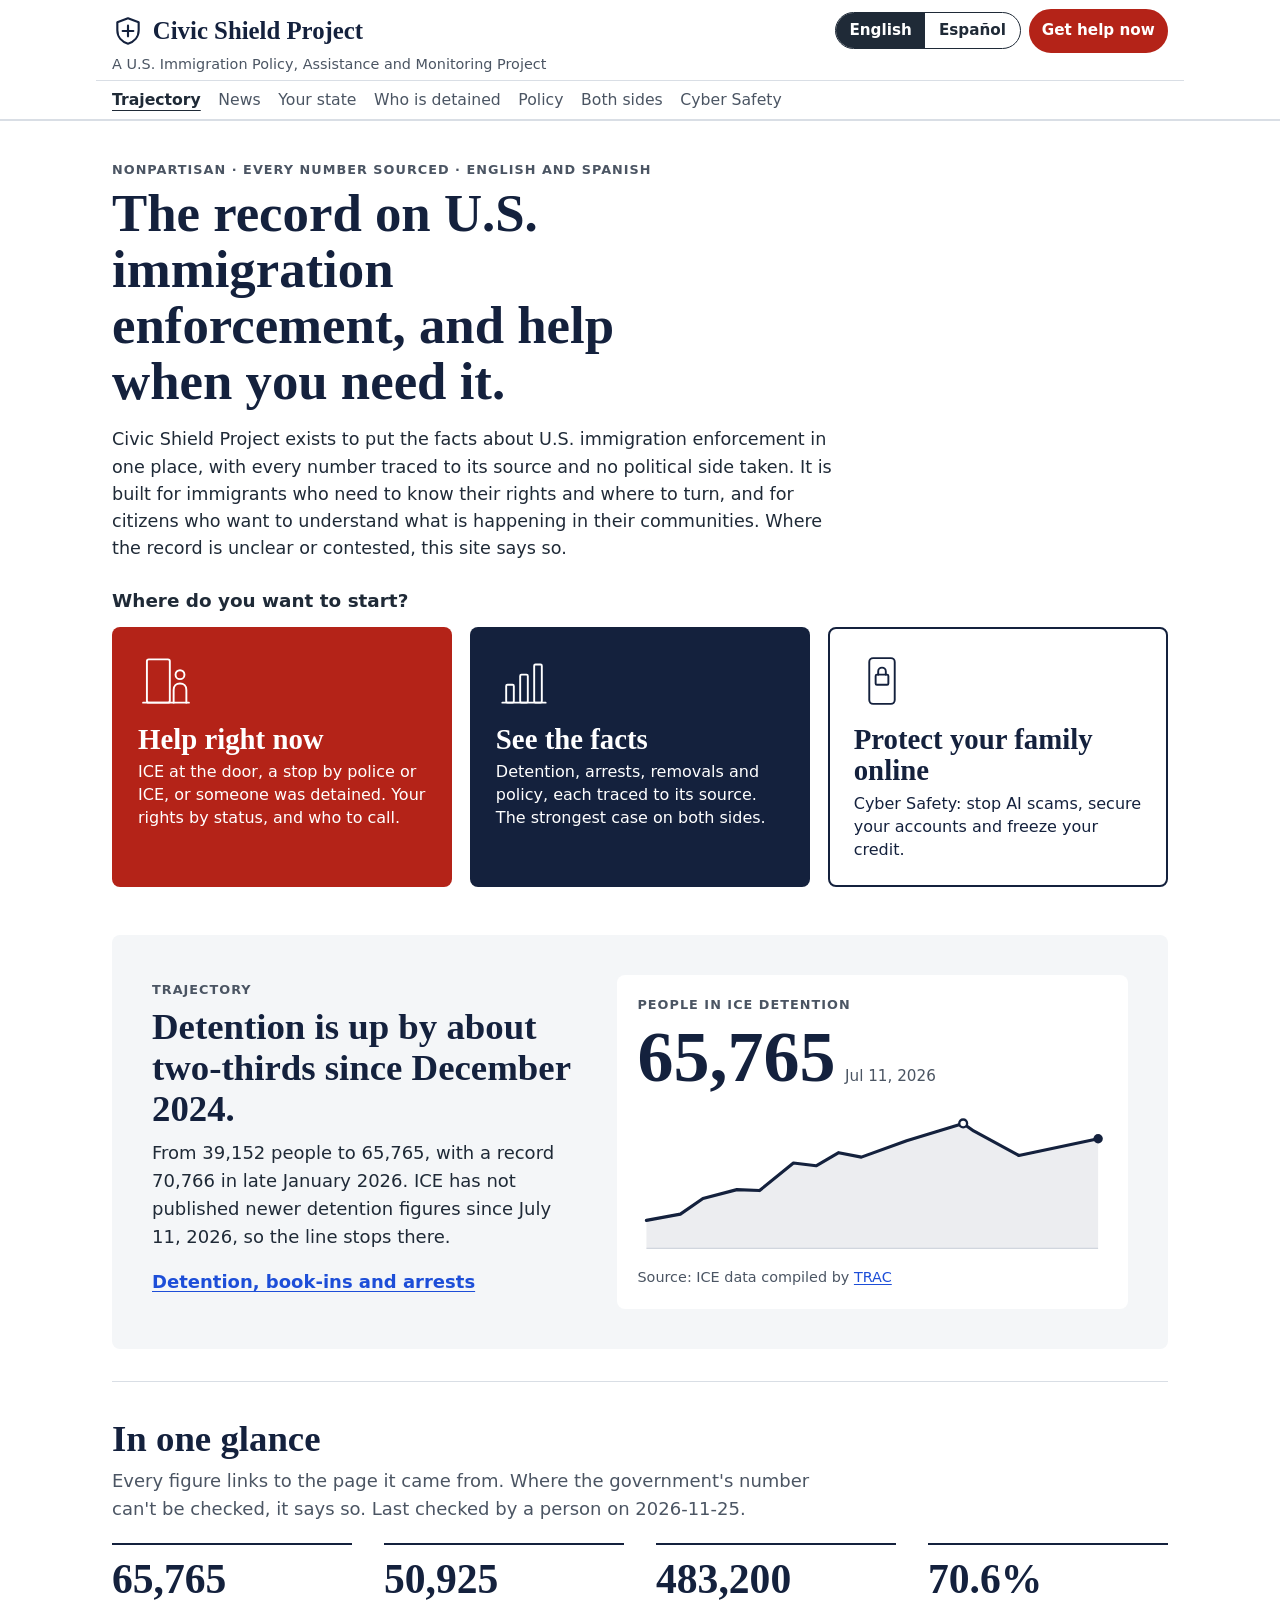
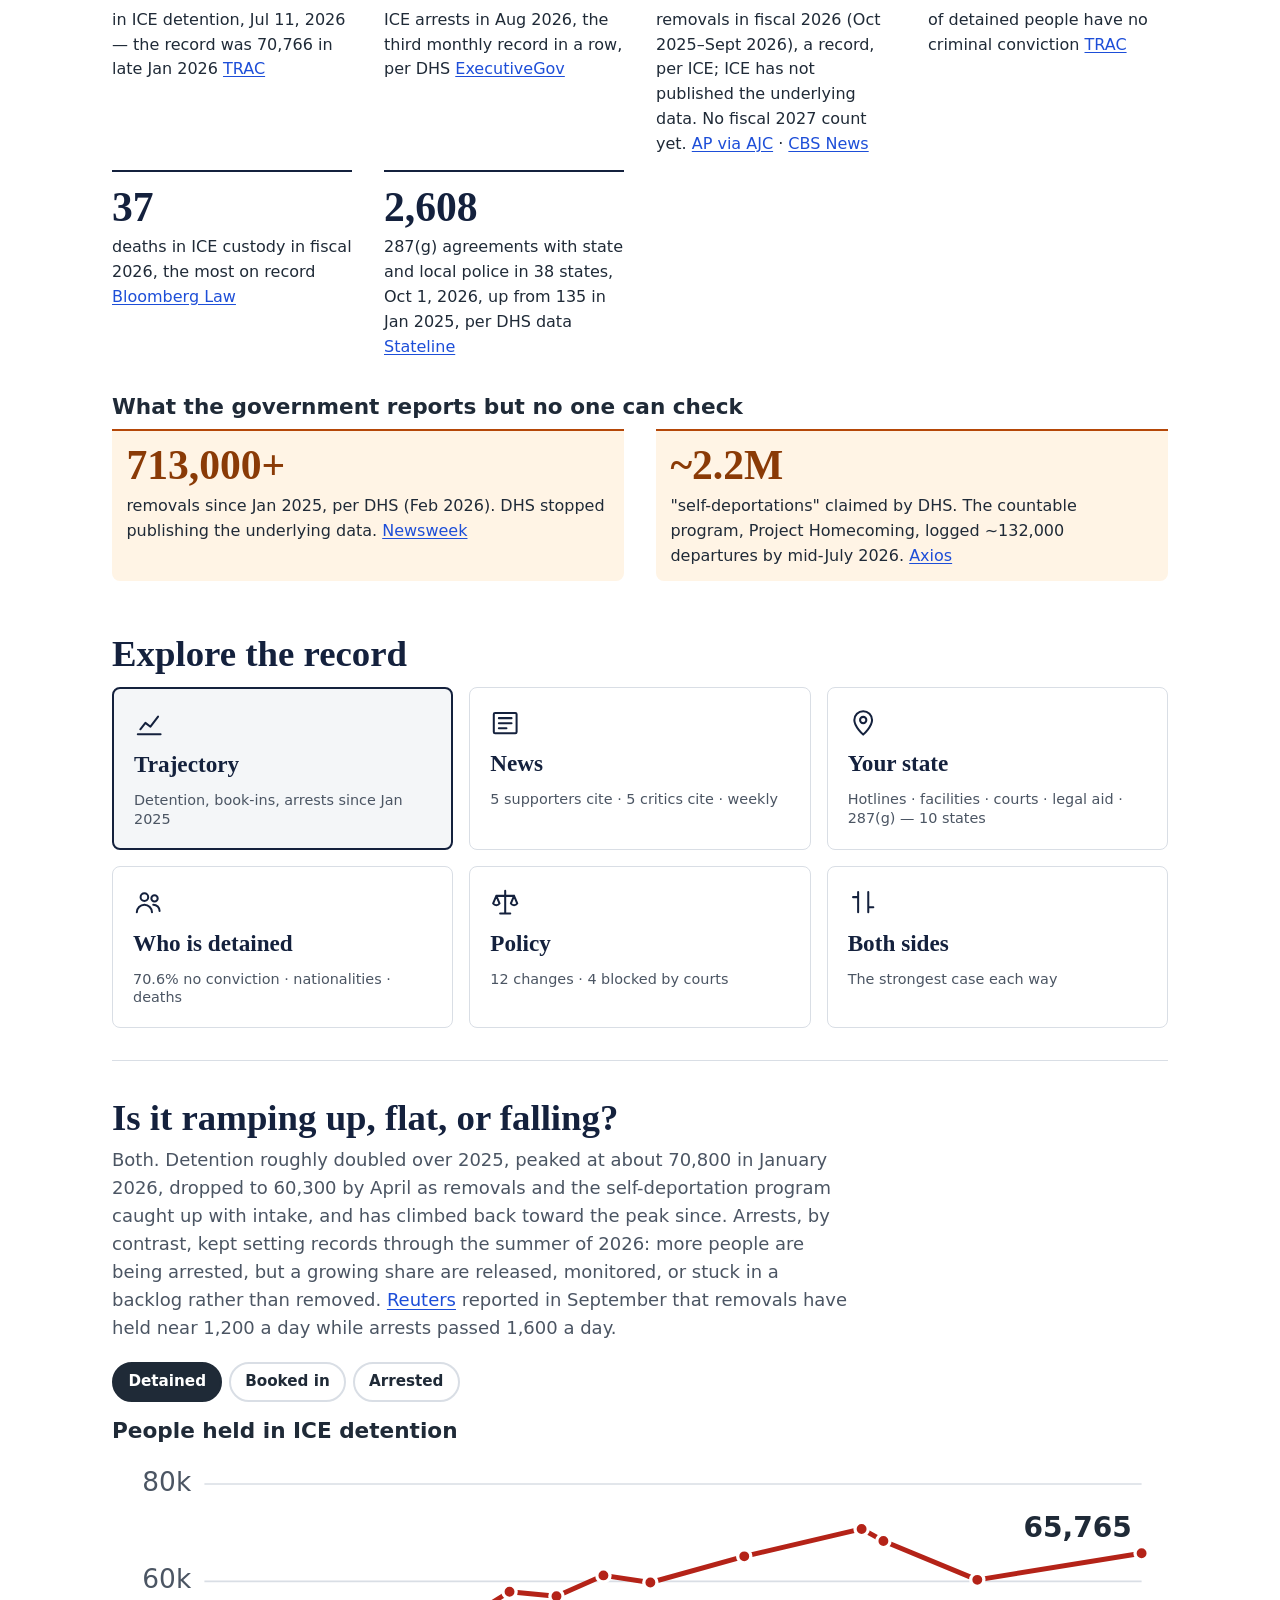
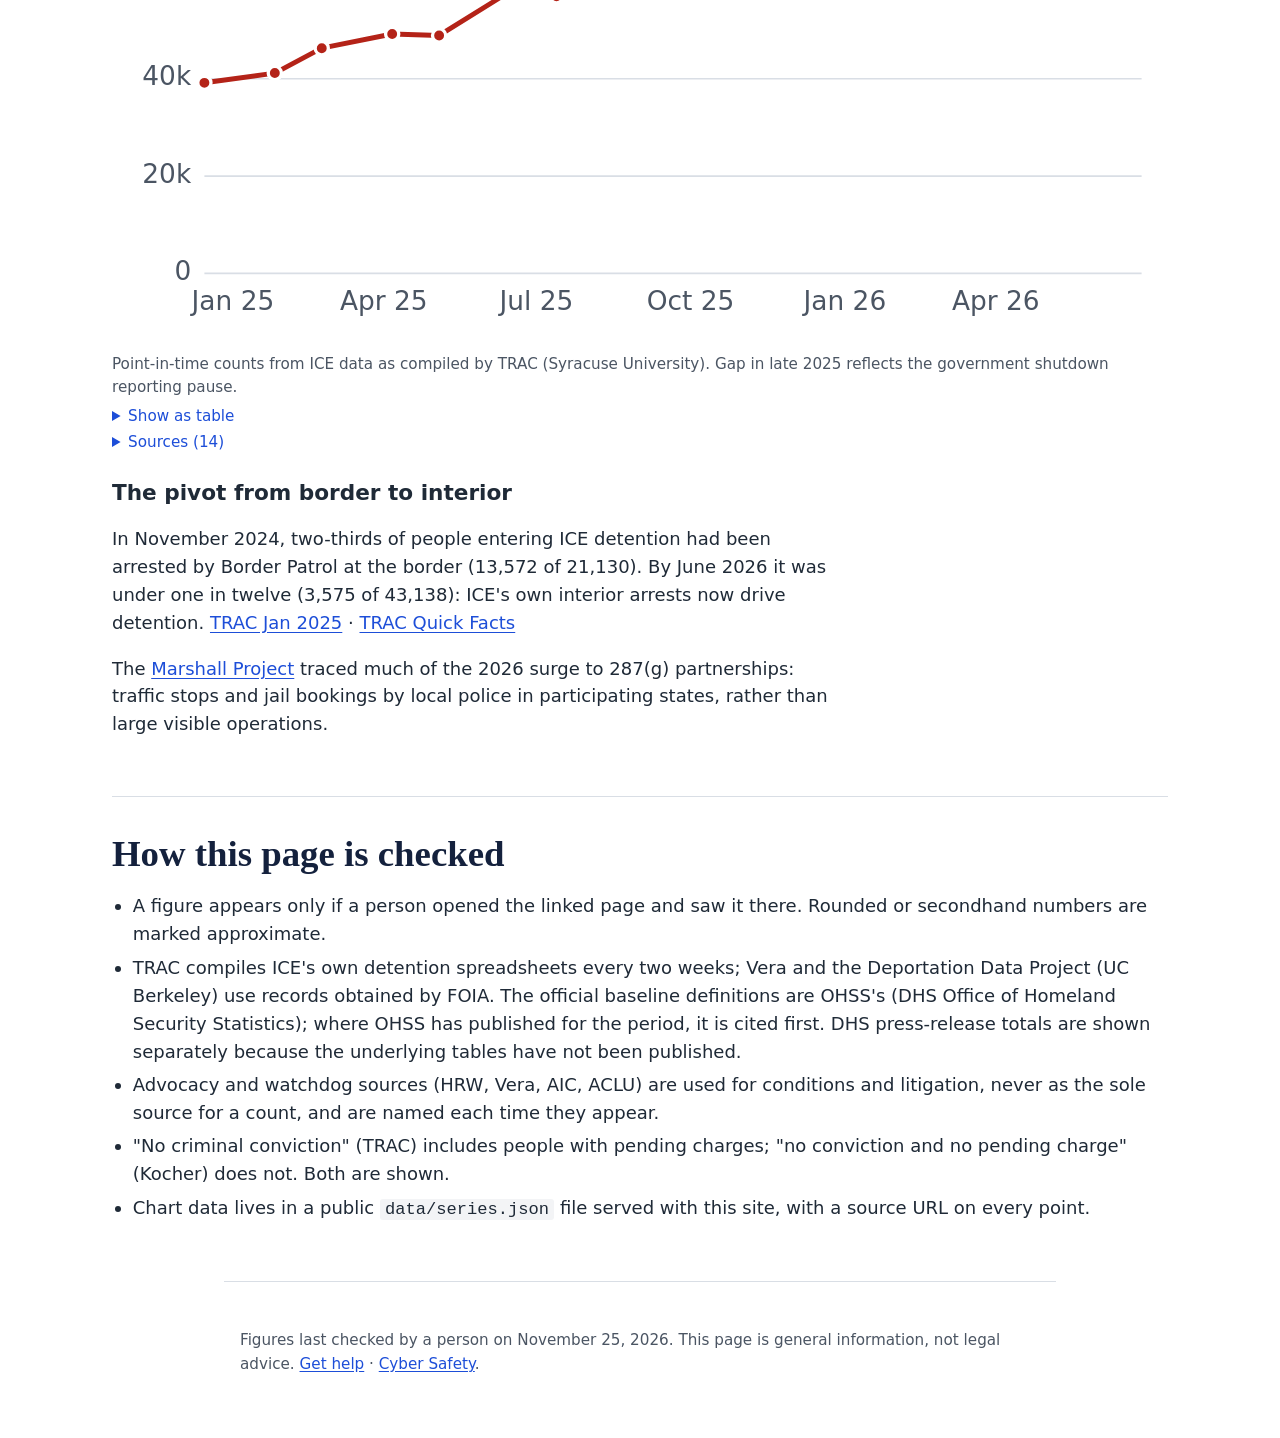
<file: index.html>
<!doctype html>
<html lang="en">
<head>
  <meta charset="utf-8">
  <meta name="viewport" content="width=device-width, initial-scale=1">
  <meta http-equiv="Content-Security-Policy"
        content="default-src 'self'; script-src 'self'; style-src 'self' https://fonts.googleapis.com; font-src https://fonts.gstatic.com; img-src 'self' data:; connect-src 'self'; object-src 'none'; base-uri 'self'; form-action 'none'">
  <meta name="referrer" content="no-referrer">
  <link rel="canonical" href="https://civicshieldproject.org/">
  <meta name="description" content="Verified numbers and context on U.S. immigration enforcement in 2025–2026: detention, arrests, who is detained, policy changes and their court status, balanced news, both sides of the argument, and Georgia specifics. Every figure links to its source.">
  <title>Civic Shield Project — Immigration policy, assistance and monitoring</title>
  <link rel="alternate" hreflang="en" href="index.html">
  <link rel="alternate" hreflang="es" href="es.html">
  <link rel="preconnect" href="https://fonts.googleapis.com">
  <link rel="preconnect" href="https://fonts.gstatic.com" crossorigin>
  <link href="https://fonts.googleapis.com/css2?family=Atkinson+Hyperlegible+Next:wght@400;500;700;800&family=Newsreader:opsz,wght@6..72,500;6..72,600&display=swap" rel="stylesheet">
  <link rel="stylesheet" href="styles.css?v=27">
</head>
<body class="page-data">

<a class="skip" href="help.html">Skip to emergency help</a>

<header class="topbar">
  <div class="wrap masthead">
    <a class="brand" href="index.html"><svg class="brand-mark" viewBox="0 0 24 24" aria-hidden="true"><path d="M12 2.5 4 5.5v6c0 5 3.4 8.7 8 10 4.6-1.3 8-5 8-10v-6z"/><path d="M8 12h8M12 8v8"/></svg><span class="brand-name">Civic Shield Project</span></a>
    <div class="masthead-actions">
      <div class="lang lang-links" role="group" aria-label="Language / Idioma">
        <a href="index.html" hreflang="en" aria-current="page">English</a>
        <a href="es.html" hreflang="es">Español</a>
      </div>
      <a class="btn btn-sm help-link" href="help.html">Get help<span class="wide-only">&nbsp;now</span></a>
    </div>
  </div>
  <div class="wrap">
    <p class="brand-sub">A U.S. Immigration Policy, Assistance and Monitoring Project</p>
  </div>
  <div class="wrap navrow">
    <nav class="topnav" aria-label="Sections">
      <a href="#trajectory">Trajectory</a>
      <a href="#news">News</a>
      <a href="#georgia">Your state</a>
      <a href="#who">Who is detained</a>
      <a href="#policy">Policy</a>
      <a href="#sides">Both sides</a>
      <a href="cyber.html">Cyber Safety</a>
    </nav>
  </div>
</header>

<main class="wrap wrap-wide">

  <section class="hero">
    <p class="kicker">Nonpartisan · every number sourced · English and Spanish</p>
    <h1 class="hero-h">The record on U.S. immigration enforcement, and help when you need it.</h1>
    <p class="mission">Civic Shield Project exists to put the facts about U.S. immigration enforcement in one place, with every number traced to its source and no political side taken. It is built for immigrants who need to know their rights and where to turn, and for citizens who want to understand what is happening in their communities. Where the record is unclear or contested, this site says so.</p>
    <p class="hero-ask">Where do you want to start?</p>
    <div class="paths">
      <a class="path path-help" href="help.html">
        <svg viewBox="0 0 88 88" aria-hidden="true"><rect x="14" y="10" width="36" height="68" rx="3"/><path d="M8 78h72"/><circle cx="66" cy="34" r="7"/><path d="M56 78V58c0-6 4-10 10-10s10 4 10 10v20"/></svg>
        <span class="path-text"><strong>Help right now</strong><span>ICE at the door, a stop by police or ICE, or someone was detained. Your rights by status, and who to call.</span></span>
      </a>
      <a class="path path-facts" href="#trajectory">
        <svg viewBox="0 0 88 88" aria-hidden="true"><path d="M10 78h68"/><rect x="16" y="50" width="12" height="28" rx="2"/><rect x="38" y="34" width="12" height="44" rx="2"/><rect x="60" y="18" width="12" height="60" rx="2"/></svg>
        <span class="path-text"><strong>See the facts</strong><span>Detention, arrests, removals and policy, each traced to its source. The strongest case on both sides.</span></span>
      </a>
      <a class="path path-cyber" href="cyber.html">
        <svg viewBox="0 0 88 88" aria-hidden="true"><rect x="24" y="8" width="40" height="72" rx="6"/><rect x="34" y="34" width="20" height="16" rx="2"/><path d="M38 34v-5a6 6 0 0 1 12 0v5"/></svg>
        <span class="path-text"><strong>Protect your family online</strong><span>Cyber Safety: stop AI scams, secure your accounts and freeze your credit.</span></span>
      </a>
    </div>
  </section>

  <!-- ===== FEATURE: detention trend ===== -->
  <section class="feature" aria-labelledby="ft-h">
    <div class="feature-text">
      <p class="kicker">Trajectory</p>
      <h2 id="ft-h">Detention is up by about two-thirds since December 2024.</h2>
      <p>From 39,152 people to 65,765, with a record 70,766 in late January 2026. ICE has not published newer detention figures since July 11, 2026, so the line stops there.</p>
      <a href="#trajectory">Detention, book-ins and arrests</a>
    </div>
    <figure class="feature-card">
      <p class="kicker">People in ICE detention</p>
      <p class="feature-big"><span id="feature-last">65,765</span> <span class="feature-date">Jul 11, 2026</span></p>
      <div id="feature-spark"></div>
      <figcaption>Source: ICE data compiled by <a href="https://tracreports.org/immigration/quickfacts/" target="_blank" rel="noopener noreferrer">TRAC</a></figcaption>
    </figure>
  </section>

  <!-- ===== KEY FIGURES ===== -->
  <section class="section" aria-labelledby="kf-h">
    <h2 id="kf-h">In one glance</h2>
    <p class="lede">Every figure links to the page it came from. Where the government's number can't be checked, it says so. Last checked by a person on <time id="series-checked" datetime="2026-11-25">2026-11-25</time>.</p>
    <dl class="tiles">
      <div><dt>65,765</dt><dd>in ICE detention, Jul 11, 2026 — the record was 70,766 in late Jan 2026 <a href="https://tracreports.org/immigration/quickfacts/" target="_blank" rel="noopener noreferrer">TRAC</a></dd></div>
      <div><dt>50,925</dt><dd>ICE arrests in Aug 2026, the third monthly record in a row, per DHS <a href="https://www.executivegov.com/articles/ice-arrests-august-2026-record" target="_blank" rel="noopener noreferrer">ExecutiveGov</a></dd></div>
      <div><dt>483,200</dt><dd>removals in fiscal 2026 (Oct 2025–Sept 2026), a record, per ICE; ICE has not published the underlying data. No fiscal 2027 count yet. <a href="https://www.ajc.com/news/2026/11/ice-reports-record-high-immigration-arrests-and-deportations-since-trumps-return-to-white-house/" target="_blank" rel="noopener noreferrer">AP via AJC</a> · <a href="https://cbsnews.com/news/ice-deportations-arrests-hit-record-high" target="_blank" rel="noopener noreferrer">CBS News</a></dd></div>
      <div><dt>70.6%</dt><dd>of detained people have no criminal conviction <a href="https://tracreports.org/immigration/quickfacts/" target="_blank" rel="noopener noreferrer">TRAC</a></dd></div>
      <div><dt>37</dt><dd>deaths in ICE custody in fiscal 2026, the most on record <a href="https://news.bloomberglaw.com/daily-labor-report/immigrant-deaths-in-ice-custody-nearly-double-as-oversight-wanes" target="_blank" rel="noopener noreferrer">Bloomberg Law</a></dd></div>
      <div><dt>2,608</dt><dd>287(g) agreements with state and local police in 38 states, Oct 1, 2026, up from 135 in Jan 2025, per DHS data <a href="https://thelensnola.org/2026/10/07/287g-agreements-immigration-arrests/" target="_blank" rel="noopener noreferrer">Stateline</a></dd></div>
    </dl>
    <h3>What the government reports but no one can check</h3>
    <dl class="tiles tiles-unverified">
      <div><dt>713,000+</dt><dd>removals since Jan 2025, per DHS (Feb 2026). DHS stopped publishing the underlying data. <a href="https://www.newsweek.com/3-million-undocumented-immigrants-have-left-us-trump-administration-11581214" target="_blank" rel="noopener noreferrer">Newsweek</a></dd></div>
      <div><dt>~2.2M</dt><dd>"self-deportations" claimed by DHS. The countable program, Project Homecoming, logged ~132,000 departures by mid-July 2026. <a href="https://www.axios.com/2026/07/28/trump-self-deportation-ice" target="_blank" rel="noopener noreferrer">Axios</a></dd></div>
    </dl>
  </section>

  <!-- ===== HUB ===== -->
  <h2 class="hub-h" id="hub-h">Explore the record</h2>
  <nav class="hub" aria-label="Choose a section">
    <a href="#trajectory" data-panel="trajectory"><svg class="hub-ico" viewBox="0 0 24 24" aria-hidden="true"><path d="M3 20h18M5 16l4-5 4 3 6-8"/></svg><strong>Trajectory</strong><span>Detention, book-ins, arrests since Jan 2025</span></a>
    <a href="#news" data-panel="news"><svg class="hub-ico" viewBox="0 0 24 24" aria-hidden="true"><rect x="3" y="4" width="18" height="16" rx="1"/><path d="M7 8h10M7 12h10M7 16h6"/></svg><strong>News</strong><span>5 supporters cite · 5 critics cite · weekly</span></a>
    <a href="#georgia" data-panel="georgia"><svg class="hub-ico" viewBox="0 0 24 24" aria-hidden="true"><path d="M12 21s7-6.2 7-11.5A7 7 0 0 0 5 9.5C5 14.8 12 21 12 21z"/><circle cx="12" cy="9.5" r="2.5"/></svg><strong>Your state</strong><span>Hotlines · facilities · courts · legal aid · 287(g) — 10 states</span></a>
    <a href="#who" data-panel="who"><svg class="hub-ico" viewBox="0 0 24 24" aria-hidden="true"><circle cx="9" cy="8" r="3"/><path d="M3 20c0-3.3 2.7-6 6-6s6 2.7 6 6"/><circle cx="17" cy="9" r="2.5"/><path d="M16 14c2.8 0 5 2.2 5 5"/></svg><strong>Who is detained</strong><span>70.6% no conviction · nationalities · deaths</span></a>
    <a href="#policy" data-panel="policy"><svg class="hub-ico" viewBox="0 0 24 24" aria-hidden="true"><path d="M12 3v18M5 7h14M5 7l-2.5 6a3 3 0 0 0 5 0zM19 7l-2.5 6a3 3 0 0 0 5 0zM8 21h8"/></svg><strong>Policy</strong><span>12 changes · 4 blocked by courts</span></a>
    <a href="#sides" data-panel="sides"><svg class="hub-ico" viewBox="0 0 24 24" aria-hidden="true"><path d="M8 4v16M16 4v16M4 8h4M16 16h4"/></svg><strong>Both sides</strong><span>The strongest case each way</span></a>
  </nav>

  <!-- ===== TRAJECTORY ===== -->
  <section id="trajectory" class="section panel" aria-labelledby="tr-h">
    <h2 id="tr-h">Is it ramping up, flat, or falling?</h2>
    <p class="lede">Both. Detention roughly doubled over 2025, peaked at about 70,800 in January 2026, dropped to 60,300 by April as removals and the self-deportation program caught up with intake, and has climbed back toward the peak since. Arrests, by contrast, kept setting records through the summer of 2026: more people are being arrested, but a growing share are released, monitored, or stuck in a backlog rather than removed. <a href="https://www.hawaiitribune-herald.com/2026/09/15/nation-world-news/ice-arrests-keep-soaring-heres-why-they-are-not-leading-to-more-deportations/" target="_blank" rel="noopener noreferrer">Reuters</a> reported in September that removals have held near 1,200 a day while arrests passed 1,600 a day.</p>

    <div class="chart-switch" role="tablist" aria-label="Choose a chart">
      <button type="button" role="tab" aria-selected="true" data-show="detention">Detained</button>
      <button type="button" role="tab" aria-selected="false" data-show="bookins">Booked in</button>
      <button type="button" role="tab" aria-selected="false" data-show="arrests">Arrested</button>
    </div>
    <figure class="chart" data-chart="detention"><figcaption>People held in ICE detention</figcaption></figure>
    <figure class="chart" data-chart="bookins" hidden><figcaption>People booked into ICE detention each month</figcaption></figure>
    <figure class="chart" data-chart="arrests" hidden><figcaption>ICE arrests in the interior each month</figcaption></figure>

    <h3>The pivot from border to interior</h3>
    <p>In November 2024, two-thirds of people entering ICE detention had been arrested by Border Patrol at the border (13,572 of 21,130). By June 2026 it was under one in twelve (3,575 of 43,138): ICE's own interior arrests now drive detention. <a href="https://tracreports.org/whatsnew/email.250107.html" target="_blank" rel="noopener noreferrer">TRAC Jan 2025</a> · <a href="https://tracreports.org/immigration/quickfacts/" target="_blank" rel="noopener noreferrer">TRAC Quick Facts</a></p>
    <p>The <a href="https://www.themarshallproject.org/2026/09/10/ice-arrests-immigrants-local-police-287g" target="_blank" rel="noopener noreferrer">Marshall Project</a> traced much of the 2026 surge to 287(g) partnerships: traffic stops and jail bookings by local police in participating states, rather than large visible operations.</p>
  </section>

  <!-- ===== NEWS ===== -->
  <section id="news" class="section panel" aria-labelledby="news-h">
    <h2 id="news-h">Recent reporting, five and five</h2>
    <p class="lede">Five stories the administration and its supporters point to, five that critics point to, each linked to the article itself. Reviewed and refreshed weekly. Some outlets block direct links; those are linked through a member station or syndication partner carrying the same article.</p>
    <div id="news-root"><p class="small">Loading news…</p></div>
  </section>

  <!-- ===== GEORGIA ===== -->
  <section id="georgia" class="section panel" aria-labelledby="ga-h">
    <h2 id="ga-h">Georgia</h2>
    <div id="state-root"><p class="small">Loading state information…</p></div>
  </section>

  <!-- ===== WHO ===== -->
  <section id="who" class="section panel" aria-labelledby="who-h">
    <h2 id="who-h">Who is being detained</h2>
    <figure class="chart" data-chart="noconviction"><figcaption>Share of detained people with no criminal conviction</figcaption></figure>
    <p>Read these two lines together. About seven in ten people in detention have never been convicted of a crime. About four or five in ten have neither a conviction nor a pending charge: their only violation is a civil immigration one. The rest have a charge pending, which is counted as "no conviction" by TRAC and as "criminal" in DHS statements. That definitional gap is why the two sides quote different numbers from the same data.</p>

    <figure class="chart" data-chart="nationalities"><figcaption>ICE arrests by nationality</figcaption></figure>

    <h3 id="pop-h">Who lives here: the wider immigrant population</h3>
    <p>For context on who is arrested: how many people born abroad live in the U.S., by status, and how arrest shares compare with each country’s share of the unauthorized population.</p>
    <div id="pop-root" class="pop" data-chart="population" aria-labelledby="pop-h"><p class="small">Loading…</p></div>

    <dl class="facts">
      <div><dt>52 days</dt><dd>average stay in detention, fiscal 2026 through July, up from 44 days in September 2025. Longer stays plus record intake is what drives the population up. <a href="https://www.openimmigration.us/enforcement/detention" target="_blank" rel="noopener noreferrer">Open Immigration</a> (aggregator of ICE spreadsheets) · <a href="https://www.migrationpolicy.org/article/trump-immigrant-detention" target="_blank" rel="noopener noreferrer">Migration Policy Institute</a></dd></div>
      <div><dt>183,181</dt><dd>people monitored outside detention (ankle monitor, phone app, check-ins), Jul 2026. <a href="https://tracreports.org/immigration/quickfacts/" target="_blank" rel="noopener noreferrer">TRAC</a></dd></div>
      <div><dt>469</dt><dd>facilities held people for ICE in Jul 2026; 208 were listed on ICE's website. Congress funded about 41,500 beds; the rest is paid for through emergency transfers. <a href="https://www.vera.org/publications/ten-things-we-know-from-the-latest-ice-detention-data-august-2026" target="_blank" rel="noopener noreferrer">Vera</a></dd></div>
      <div><dt>37 + 23</dt><dd>deaths in ICE custody in fiscal 2026 and fiscal 2025. Human Rights Watch counted 52 deaths from Jan 20, 2025 to Jun 4, 2026 and tied the rise to overcrowding and medical staffing. <a href="https://www.hrw.org/report/2026/06/25/dying-in-detention/rising-deaths-in-an-expanding-us-immigration-detention-system" target="_blank" rel="noopener noreferrer">HRW</a> · <a href="https://www.americanimmigrationcouncil.org/blog/trump-deadlier-for-ice-detainees-than-covid-19-pandemic/" target="_blank" rel="noopener noreferrer">AIC</a></dd></div>
      <div><dt>1,000+</dt><dd>Somali asylum seekers ordered deported nationwide since Feb 2026, more than half of them in Minnesota, where 2026 orders are about ten times the 2025 total; nearly all went through a fast-tracked docket. ICE does not publish removals by nationality, so how many have actually been deported is unknown. One September flight took 8 Somali men from Guantánamo to Mogadishu. <a href="https://somaliatoday.com/society/somali-deportation-orders-surge-nearly-tenfold-in-minnesota-2026-10-03/" target="_blank" rel="noopener noreferrer">Star Tribune analysis, via Somalia Today</a> · <a href="https://www.mprnews.org/story/2026/09/25/adam-abdullah-is-among-8-deported-to-somalia-from-guantanamo-bay" target="_blank" rel="noopener noreferrer">MPR News</a></dd></div>
      <div><dt>8,217</dt><dd>TPS holders from Arab League countries whose protection has ended: Syria (6,132), Yemen (1,380) and Somalia (705). Sudan (1,790) and Lebanon (140) remain protected for now. No public source breaks down 2025–2026 deportations to these countries. Counts compiled by the National Immigration Forum, an advocacy group, from USCIS and Federal Register figures. <a href="https://forumtogether.org/article/temporary-protected-status-fact-sheet/" target="_blank" rel="noopener noreferrer">National Immigration Forum, Oct 21, 2026</a></dd></div>
    </dl>
  </section>

  <!-- ===== POLICY ===== -->
  <section id="policy" class="section panel" aria-labelledby="pol-h">
    <h2 id="pol-h">Policy changes and where they stand</h2>
    <p class="lede">Status as of late November 2026. "Enjoined" means a court has blocked it while the case continues. Click the source for the rule or ruling itself.</p>

    <div class="policy-grid">

      <details class="policy restrictive">
        <summary><span class="pol-meta"><span class="pol-dir">Restrictive</span> · Vacated by court Aug 21, 2026; on appeal</span><span class="pol-title">Immigrant visa pause for 75 countries</span></summary>
        <div class="pol-body">
        <p>The State Department stopped issuing green-card visas at consulates to nationals of 75 countries, citing public-charge risk. People can still apply and interview, but no visa is issued. Work, student and tourist visas are not affected. On Aug 21, 2026 a federal court in New York vacated the pause, and the State Department says it is no longer in effect. The government appealed; on Oct 19 a Second Circuit judge declined to reinstate the pause while a three-judge panel considers the request, but paused the order to re-review visas already refused under it. Days after the ruling, the State Department paused immigrant visa interviews worldwide to train consular officers on public-charge screening, and lawyers say few visas are being issued in practice.</p>
        <p class="pol-affects">Affects: family- and employment-based immigrant visa applicants abroad from the listed countries, including Brazil, Egypt, Ghana, Iraq, Jamaica, Pakistan, Russia and Ukraine.</p>
        <a href="https://www.mintz.com/insights-center/viewpoints/2806/2026-01-29-state-department-suspends-immigrant-visa-processing-75" target="_blank" rel="noopener noreferrer">Mintz, Jan 29, 2026</a> · <a href="https://www.envoyglobal.com/wp-content/uploads/2026/08/CLINIC-v-Rubio-partial-MSJ-decision-08-21-2026.pdf" target="_blank" rel="noopener noreferrer">Court order, Aug 21, 2026</a> · <a href="https://makilawfirm.com/immigration-updates/75-country-visa-ban-clinic-v-rubio/" target="_blank" rel="noopener noreferrer">Case status, Nov 6, 2026</a> · <a href="https://www.pryorcashman.com/publications/federal-court-strikes-down-immigrant-visa-suspension-for-75-countries-as-department-of-state-imposes-worldwide-pause-on-immigrant-visa-processing" target="_blank" rel="noopener noreferrer">Pryor Cashman, Sept 4, 2026</a> · <a href="https://www.wunc.org/2026-10-26/court-ruling-fails-to-end-wait-for-thousands-of-immigrants-stuck-abroad-without-visas" target="_blank" rel="noopener noreferrer">NPR via WUNC, Oct 26, 2026</a>
      </div>
      </details>

      <details class="policy restrictive">
        <summary><span class="pol-meta"><span class="pol-dir">Restrictive</span> · Fee blocked by courts; lottery change in effect</span><span class="pol-title">H-1B: $100,000 fee and wage-weighted lottery</span></summary>
        <div class="pol-body">
        <p>The $100,000 payment on new H-1B workers (proclaimed Sept 2025, renewed Sept 2026) was vacated by federal courts in Massachusetts (June 2026) and California (Sept 30, 2026). Separately, since Feb 27, 2026 the H-1B lottery favors higher-wage jobs, and DHS has proposed a $103,265 fee through formal rulemaking.</p>
        <p class="pol-affects">Affects: employers sponsoring new H-1B workers; entry-level foreign graduates most.</p>
        <a href="https://www.forbes.com/sites/stuartanderson/2026/10/01/judge-strikes-down-latest-version-of-100000-h-1b-immigration-fee/" target="_blank" rel="noopener noreferrer">Forbes, Oct 1, 2026</a> · <a href="https://www.bakerlaw.com/insights/uscis-implements-wagelevel-h1b-lottery/" target="_blank" rel="noopener noreferrer">BakerHostetler</a>
      </div>
      </details>

      <details class="policy restrictive">
        <summary><span class="pol-meta"><span class="pol-dir">Restrictive</span> · Final rule, vacated by court Nov 16, 2026</span><span class="pol-title">End of "duration of status" for students</span></summary>
        <div class="pol-body">
        <p>A DHS rule would cap F-1 and J-1 stays at four years, shorten the grace period from 60 to 30 days, and require paid extensions through USCIS. A federal court in Massachusetts blocked it nationwide on Sept 14, 2026, the day before it was to take effect; the government appealed that order to the First Circuit on Sept 30. On Nov 16, 2026 the same court ruled on the merits and vacated (set aside) the rule, finding it exceeded DHS's legal authority; the government may appeal.</p>
        <p class="pol-affects">Affects: roughly a million international students and exchange visitors, and their dependents.</p>
        <a href="https://wire.auburn.edu/content/announcements/2026/09/21093802-announcement.php" target="_blank" rel="noopener noreferrer">Auburn University, Sept 21, 2026</a> · <a href="https://www.bal.com/immigration-news/united-states-federal-court-blocks-dhs-duration-of-status-final-rule-before-effective-date/" target="_blank" rel="noopener noreferrer">BAL, Sept 15, 2026</a> · <a href="https://www.presidentsalliance.org/duration-of-status-litigation/" target="_blank" rel="noopener noreferrer">Litigation status, Oct 28, 2026</a> · <a href="https://news.bloomberglaw.com/us-law-week/dhs-restrictions-on-f-1-foreign-students-stay-in-us-overturned" target="_blank" rel="noopener noreferrer">Bloomberg Law, Nov 16, 2026</a> · <a href="https://www.nafsa.org/legal-defense-DS" target="_blank" rel="noopener noreferrer">NAFSA, Nov 16, 2026</a>
      </div>
      </details>

      <details class="policy restrictive">
        <summary><span class="pol-meta"><span class="pol-dir">Restrictive</span> · In effect; Venezuela TPS return paused by appeals court</span><span class="pol-title">TPS terminations and end of CHNV parole</span></summary>
        <div class="pol-body">
        <p>DHS has ended Temporary Protected Status for 13 countries covering more than 1 million people. Syria ended July 27 and Haiti Aug 4, 2026; Honduras, Nepal and Nicaragua earlier; courts let the Ethiopia and Somalia terminations proceed in August 2026. Ukraine and Sudan TPS, due to end Oct 19, 2026, was kept in place for now with no end date announced. As of late October no court was blocking any of these terminations. Venezuela's 2023 designation is the exception to watch: a district court found its termination unlawful, and on Oct 30, 2026 a Ninth Circuit panel unanimously refused to pause that ruling. On Nov 3 the same panel reversed course and granted the government a 14-day administrative stay starting Nov 6, so TPS and work authorization will not return on Nov 6 as expected for people registered under that designation (about 348,000, per a 2025 DHS estimate). On Nov 18 the panel extended that pause until seven days after it decides the appeal; the government had asked the Supreme Court to step in the same day and withdrew that request on Nov 19. The pause does not decide the case; Venezuelans and employers should watch for further court orders and USCIS guidance. The CHNV parole program (Cuba, Haiti, Nicaragua, Venezuela) ended after a May 2025 Supreme Court stay.</p>
        <p class="pol-affects">Affects: ~615,000 Venezuelans, ~335,000 Haitians, ~51,000 Hondurans with TPS; ~500,000 CHNV parolees.</p>
        <a href="https://www.pewresearch.org/short-reads/2026/08/12/second-trump-administration-has-ended-temporary-protected-status-for-most-immigrants-who-had-it/" target="_blank" rel="noopener noreferrer">Pew, Aug 12, 2026</a> · <a href="https://www.aila.org/library/scotus-allows-dhs-to-terminate-chnv-parole-pending-further-litigation" target="_blank" rel="noopener noreferrer">AILA</a> · <a href="https://forumtogether.org/article/temporary-protected-status-fact-sheet/" target="_blank" rel="noopener noreferrer">Forum TPS fact sheet, Oct 21, 2026</a> · <a href="https://www.latintimes.com/more-627000-venezuelans-could-regain-deportation-protections-united-states-600743" target="_blank" rel="noopener noreferrer">Latin Times, Nov 1, 2026</a> · <a href="https://immigration-analytics.com/2026/10/30/venezuelan-tps-ninth-circuit-stay/" target="_blank" rel="noopener noreferrer">Immigration Analytics, Oct 30, 2026</a> · <a href="https://news.bloomberglaw.com/daily-labor-report/ninth-circuit-pauses-order-restoring-tps-relief-for-venezuelans-34" target="_blank" rel="noopener noreferrer">Bloomberg Law, Nov 3, 2026</a> · <a href="https://scotusblog.com/2026/11/trump-administration-asks-supreme-court-to-block-lower-court-ruling-keeping-protected-status-in-/" target="_blank" rel="noopener noreferrer">SCOTUSblog, Nov 19, 2026</a> · <a href="https://abc30.com/post/venezuela-temporary-protected-status-court-grants-trump-request-halt-tps-order-restoring-deportation-protections-migrants/20055936/" target="_blank" rel="noopener noreferrer">AP via ABC30, Nov 19, 2026</a> · <a href="https://www.cronista.com/en/immigration/venezuelans-face-another-delay-in-tps-protections-as-appeals-court-pauses-reinstatement/" target="_blank" rel="noopener noreferrer">El Cronista, Nov 4, 2026</a> · <a href="https://www.riotimesonline.com/venezuelan-deportation-shield-nears-return-ninth-circuit" target="_blank" rel="noopener noreferrer">Rio Times, Nov 1, 2026</a> · <a href="https://abc7.com/story/judge-clears-termination-ethiopians-temporary-protected-status/19698210/" target="_blank" rel="noopener noreferrer">ABC News, Aug 18, 2026</a> · <a href="https://www.ajc.com/news/2026/10/homeland-security-grants-temporary-deportation-reprieve-for-more-than-100k-ukrainians-and-sudanese/" target="_blank" rel="noopener noreferrer">AP via AJC, Oct 19, 2026</a>
      </div>
      </details>

      <details class="policy restrictive">
        <summary><span class="pol-meta"><span class="pol-dir">Restrictive</span> · In effect since Jul 17, 2026 (expedited removal); bond rule split by circuit</span><span class="pol-title">Expedited removal nationwide and no-bond detention</span></summary>
        <div class="pol-body">
        <p>Anyone in the interior who cannot prove two years of continuous presence can be deported without seeing an immigration judge; the D.C. Circuit let this take effect in July 2026. Separately, the BIA's <em>Matter of Yajure Hurtado</em> denies bond hearings to people who entered without inspection. Courts in California and the Third Circuit have rejected it; the Fifth and Eighth uphold it (the full Fifth Circuit reaffirmed this 10-7 on Oct 23, 2026), so bond eligibility now depends on where you are held. The Supreme Court agreed in October 2026 to decide whether the law requires bond hearings.</p>
        <p class="pol-affects">Affects: long-term residents without proof of two years' presence; detained people who entered without inspection.</p>
        <a href="https://www.aila.org/library/d-c-circuit-allows-expansion-of-expedited-removal" target="_blank" rel="noopener noreferrer">AILA, Jul 2026</a> · <a href="https://www.lehighvalleyimmigrationlawyers.com/blog/nationwide-class-certified-federal-court-strikes-down-yajure-hurtado-and-restores-bond-eligibility-for-thousands-of-immigrants/" target="_blank" rel="noopener noreferrer">Yajure Hurtado status, Aug 29, 2026</a> · <a href="https://www.staradvertiser.com/2026/10/23/breaking-news/court-rules-constitution-does-not-guarantee-bond-hearings-for-migrants/" target="_blank" rel="noopener noreferrer">Reuters, Oct 23, 2026</a>
      </div>
      </details>

      <details class="policy restrictive">
        <summary><span class="pol-meta"><span class="pol-dir">Restrictive</span> · In effect since Sept 18, 2026</span><span class="pol-title">Public charge rule rescinded; social-media vetting</span></summary>
        <div class="pol-body">
        <p>DHS withdrew the 2022 public-charge rule, so officers may weigh any cash or non-cash benefit when deciding green-card applications. Visa applicants in most categories must set social media to public, and USCIS now collects social-media identifiers on nine forms including the I-485 and N-400.</p>
        <p class="pol-affects">Affects: green-card applicants and mixed-status families; most nonimmigrant visa applicants; citizenship applicants.</p>
        <a href="https://www.federalregister.gov/documents/2026/07/20/2026-14539/public-charge-ground-of-inadmissibility" target="_blank" rel="noopener noreferrer">Federal Register, Jul 20, 2026</a> · <a href="https://www.visalawyerblog.com/u-s-expands-social-media-screening-for-more-visa-applicants/" target="_blank" rel="noopener noreferrer">Social media screening</a>
      </div>
      </details>

      <details class="policy restrictive">
        <summary><span class="pol-meta"><span class="pol-dir">Restrictive</span> · In effect since Mar 16, 2026</span><span class="pol-title">Tougher I-9 and E-Verify enforcement</span></summary>
        <div class="pol-body">
        <p>ICE reclassified more than ten paperwork errors on Form I-9 from "technical" to "substantive," removed the ten-day chance to fix them, and set fines of $288 to $2,861 per form. Employers using remote document checks must prove they were active E-Verify participants.</p>
        <p class="pol-affects">Affects: every U.S. employer; workers whose employers are audited.</p>
        <a href="https://www.morganlewis.com/pubs/2026/04/ice-rewrites-the-rules-on-form-i-9-violations" target="_blank" rel="noopener noreferrer">Morgan Lewis, Apr 14, 2026</a>
      </div>
      </details>

      <details class="policy restrictive">
        <summary><span class="pol-meta"><span class="pol-dir">Restrictive</span> · In effect, growing</span><span class="pol-title">287(g): local police as immigration officers</span></summary>
        <div class="pol-body">
        <p>Agreements that let local police and sheriffs question, detain and transfer people for ICE grew from 135 in January 2025 to 2,608 by Oct 1, 2026, in 38 states, most under the "task force" model that allows street-level enforcement. Georgia had 45 participating jurisdictions as of February 2026.</p>
        <p class="pol-affects">Affects: anyone stopped or booked by a participating agency, including at traffic stops.</p>
        <a href="https://maxwellcommons.substack.com/p/everythings-ice" target="_blank" rel="noopener noreferrer">Kocher, Dec 9, 2025</a> · <a href="https://www.ice.gov/identify-and-arrest/287g" target="_blank" rel="noopener noreferrer">ICE 287(g) page</a> · <a href="https://thelensnola.org/2026/10/07/287g-agreements-immigration-arrests/" target="_blank" rel="noopener noreferrer">Stateline, Oct 2026</a>
      </div>
      </details>

      <details class="policy restrictive">
        <summary><span class="pol-meta"><span class="pol-dir">Restrictive</span> · In effect since Jun 22, 2026; Supreme Court declined to restore Oct 27</span><span class="pol-title">Immigration judges can no longer "administratively close" deportation cases</span></summary>
        <div class="pol-body">
        <p>Administrative closure let an immigration judge set a case aside, for example while another application was decided. Texas sued over the 2024 rule that allowed it, the Justice Department agreed the same day, and a federal judge permanently blocked the rule nationwide. On Oct 27, 2026 the Supreme Court, with no noted dissents, declined a request from three cities and a legal aid group to restore it while they appeal.</p>
        <p class="pol-affects">Affects: people in immigration court whose cases could otherwise have been paused instead of moving toward a removal order.</p>
        <a href="https://gvwire.com/2026/10/27/supreme-court-denies-immigration-judges-the-power-to-shelve-deportation-cases/" target="_blank" rel="noopener noreferrer">Reuters via GV Wire, Oct 27, 2026</a>
      </div>
      </details>
      <details class="policy restrictive">
        <summary><span class="pol-meta"><span class="pol-dir">Restrictive</span> · State (Tennessee) · Blocked by state court Nov 2, 2026 (temporary order)</span><span class="pol-title">Tennessee: work permits no longer enough for a driver's license</span></summary>
        <div class="pol-body">
        <p>Tennessee's Department of Safety now requires proof of a specific period of authorized stay for a temporary driver's license and says a work permit alone does not qualify. Hundreds of DACA recipients report being denied renewals since Oct 1; advocates say TPS holders, refugees, asylees and U-visa holders face similar problems. On Nov 2, 2026 a Nashville chancellor issued a temporary restraining order barring the state from refusing work permits or requiring a visa or I-94 for a license; it does not decide the lawsuit. On Nov 10 the court extended the order while the case continues; the next hearing is set for Dec 7.</p>
        <p class="pol-affects">Affects: DACA recipients and other work-authorized immigrants in Tennessee who drive to work, school or court.</p>
        <a href="https://www.newschannel5.com/news/hundreds-of-tennessee-daca-recipients-say-theyre-being-denied-drivers-license-renewals-since-oct-1" target="_blank" rel="noopener noreferrer">NewsChannel 5, Oct 8, 2026</a> · <a href="https://www.newschannel5.com/news/questions-grow-over-tennessee-drivers-license-renewals-for-immigrants-with-legal-status" target="_blank" rel="noopener noreferrer">NewsChannel 5, Oct 12, 2026</a> · <a href="https://www.newsfromthestates.com/article/judge-blocks-tennessee-denying-drivers-licenses-immigrants-work-permits" target="_blank" rel="noopener noreferrer">Tennessee Lookout, Nov 2, 2026</a> · <a href="https://newschannel5.com/news/judge-temporarily-blocks-tennessee-drivers-license-restrictions-affecting-daca-recipients-other-immigrants" target="_blank" rel="noopener noreferrer">NewsChannel 5, Nov 4, 2026</a> · <a href="https://www.unotv.com/us/inmigracion-us/tennessee-vuelve-a-dar-licencias-a-inmigrantes-con-permiso-de-trabajo/" target="_blank" rel="noopener noreferrer">Uno TV, Nov 12, 2026 (Spanish)</a>
      </div>
      </details>
      <details class="policy mixed">
        <summary><span class="pol-meta"><span class="pol-dir">Mixed</span> · In effect</span><span class="pol-title">Paid "self-deportation" (CBP Home / Project Homecoming)</span></summary>
        <div class="pol-body">
        <p>People who register their departure through the CBP Home app get travel paid and a stipend, raised from $1,000 to $2,600 in January 2026. About 72,000 had used it by March 2026 and roughly 132,000 by mid-July; around half came from inside ICE detention. DHS says it costs about $2,500 per case versus about $18,000 for a formal removal. Lawyers warn that leaving can trigger multi-year re-entry bars that the program does not waive in every case.</p>
        <p class="pol-affects">Affects: undocumented people weighing whether to leave voluntarily.</p>
        <a href="https://www.aila.org/library/dhs-announces-increased-stipend-for-self-deportation-via-the-cbp-home-app" target="_blank" rel="noopener noreferrer">AILA, Jan 2026</a> · <a href="https://www.axios.com/2026/07/28/trump-self-deportation-ice" target="_blank" rel="noopener noreferrer">Axios, Jul 28, 2026</a>
      </div>
      </details>

      <details class="policy facilitative">
        <summary><span class="pol-meta"><span class="pol-dir">Facilitative</span> · In effect since Dec 2025</span><span class="pol-title">"Gold Card" green card for a $1 million donation</span></summary>
        <div class="pol-body">
        <p>A nonrefundable $1 million payment to the Treasury counts as evidence of extraordinary ability for an EB-1 or EB-2 green card. Uptake is small: by May 2026, 165 people had paid, 59 had filed, one was approved. No separate STEM or researcher fast-track policy could be verified; claims of one appear to be unfounded.</p>
        <p class="pol-affects">Affects: wealthy applicants only; no change for ordinary EB-1/EB-2 cases.</p>
        <a href="https://documentedny.com/2026/05/15/trump-gold-card-program/" target="_blank" rel="noopener noreferrer">Documented, May 15, 2026</a>
      </div>
      </details>

    </div>
  </section>

  <!-- ===== BOTH SIDES ===== -->
  <section id="sides" class="section panel" aria-labelledby="sides-h">
    <h2 id="sides-h">Both sides of the argument</h2>
    <p class="lede">The strongest version of each case, with who is making it. Where the two sides use the same data, the dispute is usually about definitions.</p>
    <div class="twocol sides">
      <div class="side side-a">
        <h3>The case for the enforcement surge</h3>
        <ol>
          <li><strong>Deterrence works at the border.</strong> DHS reports 16 consecutive months with no releases at the southwest border and apprehensions down about 94%, which it attributes to credible interior enforcement. <a href="https://www.foxnews.com/politics/trump-dhs-hits-16-straight-months-0-releases-border" target="_blank" rel="noopener noreferrer">Fox News</a></li>
          <li><strong>The law is finally being applied.</strong> Supporters argue that final removal orders and unlawful presence are violations regardless of criminal history, and that prior administrations' discretion amounted to non-enforcement. The expedited-removal expansion has been upheld on appeal. <a href="https://www.aila.org/library/d-c-circuit-allows-expansion-of-expedited-removal" target="_blank" rel="noopener noreferrer">AILA</a></li>
          <li><strong>Public safety.</strong> ICE and DOJ highlight removals of people with gang affiliations and serious convictions; ICE says 720 of 1,226 people arrested in its Atlanta operation had been charged with or convicted of a crime. <a href="https://www.ajc.com/news/2026/08/ice-announces-more-than-1200-georgia-arrests/" target="_blank" rel="noopener noreferrer">AJC</a></li>
          <li><strong>Voluntary departure is cheaper and more humane.</strong> DHS says a paid self-deportation costs about $2,500 versus $18,000 for a removal, and shortens detention stays for those who choose it. <a href="https://www.axios.com/2026/07/28/trump-self-deportation-ice" target="_blank" rel="noopener noreferrer">Axios</a></li>
          <li><strong>Labor-market effects for U.S. workers.</strong> The administration and DOL argue that tighter I-9 enforcement pushes employers toward lawful hiring and higher starting wages; this is the least documented of the claims, and no in-period independent study was found.</li>
        </ol>
      </div>
      <div class="side side-b">
        <h3>The case against</h3>
        <ol>
          <li><strong>Most detainees have no conviction.</strong> ICE's own detention statistics, as compiled by TRAC, show 70.6% of people in detention have no criminal conviction; about 40–48% have no pending charge either. Critics say the "worst of the worst" framing doesn't match who is actually held. <a href="https://tracreports.org/immigration/quickfacts/" target="_blank" rel="noopener noreferrer">TRAC</a> · <a href="https://austinkocher.substack.com/p/number-of-detained-immigrants-with" target="_blank" rel="noopener noreferrer">Kocher</a></li>
          <li><strong>Due process is being thinned.</strong> Expedited removal skips the judge; <em>Yajure Hurtado</em> denies bond to a large class; there is no public defender in immigration court, and free counsel near Stewart has shrunk. <a href="https://www.wabe.org/as-immigration-detention-in-georgia-grows-access-to-free-attorneys-shrinks/" target="_blank" rel="noopener noreferrer">WABE</a></li>
          <li><strong>People are dying in custody.</strong> 37 deaths in fiscal 2026 per ICE's own death notices, the most on record; HRW ties the rise to overcrowding and medical understaffing. Two of the 2026 deaths were in Georgia facilities. <a href="https://www.hrw.org/report/2026/06/25/dying-in-detention/rising-deaths-in-an-expanding-us-immigration-detention-system" target="_blank" rel="noopener noreferrer">HRW</a></li>
          <li><strong>Citizens and legal residents get swept up.</strong> Wrongful detentions of U.S. citizens, including the Evanston case, and arrests at routine check-ins and courthouses. <a href="https://news.wttw.com/2026/09/24/what-we-know-after-officials-say-ice-detained-us-citizen-and-left-him-injured-evanston" target="_blank" rel="noopener noreferrer">WTTW</a></li>
          <li><strong>Cost and accountability.</strong> GAO (Congress's auditor) documented wasted detention spending; Congress funded ~41,500 beds and DHS is holding 65,000+ (ICE data) through emergency transfers; states are suing for the right to inspect private facilities. <a href="https://www.pbs.org/newshour/politics/ice-has-wasted-tens-of-millions-of-dollars-with-uninformed-detention-plans-gao-finds" target="_blank" rel="noopener noreferrer">AP/PBS</a> · <a href="https://stateline.org/2026/09/17/states-fight-to-inspect-federal-immigrant-detention-facilities/" target="_blank" rel="noopener noreferrer">Stateline</a></li>
          <li><strong>Economic disruption.</strong> Farm, dairy and construction employers report they cannot fill vacated jobs; Georgia's Hyundai-site raid drew a $2 million claim. <a href="https://knpr.org/npr/2026-09-28/trumps-immigration-push-has-largely-spared-farms-idaho-dairymen-worry-it-wont-last" target="_blank" rel="noopener noreferrer">NPR</a> · <a href="https://www.ajc.com/news/2026/09/ice-faces-2m-claim-over-unprecedented-raid-at-hyundai-site-in-georgia/" target="_blank" rel="noopener noreferrer">AJC</a></li>
        </ol>
      </div>
    </div>
    <h3>Where the numbers come from, and why both sides can cite the same data</h3>
    <p>Nearly every figure on this page, including the ones cited by critics, originates in the government's own records. Knowing the chain helps you judge any claim:</p>
    <ul class="lineage">
      <li><strong>ICE Detention Statistics</strong> — ICE's own biweekly spreadsheets (population, book-ins, conviction status, facility list). TRAC, Vera and Austin Kocher all compile <em>this</em> file; they add no data of their own. <a href="https://www.ice.gov/detain/detention-management" target="_blank" rel="noopener noreferrer">ice.gov</a></li>
      <li><strong>ICE enforcement records obtained under FOIA</strong> — individual-level arrest and removal records released to the Deportation Data Project (UC Berkeley), which AP, NPR and Stateline report from. ICE's own methodology note explains that expedited removals processed by CBP are not counted as ICE removals, which is one reason totals differ between agencies. <a href="https://deportationdata.org/news/2025-09-29-update-ICE-removals.html" target="_blank" rel="noopener noreferrer">Deportation Data Project</a></li>
      <li><strong>DHS Office of Homeland Security Statistics (OHSS)</strong> — the department's official statistics office: the <a href="https://ohss.dhs.gov/topics/immigration/immigration-enforcement/monthly-tables" target="_blank" rel="noopener noreferrer">monthly enforcement tables</a>, the <a href="https://ohss.dhs.gov/topics/immigration/immigration-enforcement/annual-flow-report" target="_blank" rel="noopener noreferrer">Enforcement Actions annual flow report</a> and the <a href="https://ohss.dhs.gov/topics/immigration/yearbook-immigration-statistics" target="_blank" rel="noopener noreferrer">Yearbook</a>. These are the baseline definitions ("removal," "return," "book-in") every other source should be read against. Reporting in 2026 found the removals series had not been updated for the 2025 period and the ICE removals dashboard had not been updated since January 2025; where OHSS publishes, it is cited here first. <a href="https://www.washingtonsun.com/immigration/trump-administration-immigration-data-deportations?redirected=notus_org" target="_blank" rel="noopener noreferrer">NOTUS</a></li>
      <li><strong>DHS press releases</strong> — headline totals (removals, "self-deportations") without the underlying tables. Shown on this page in the amber "reported but not checkable" tiles.</li>
      <li><strong>Inspections and litigation</strong> — DHS Office of Inspector General and GAO reports, court orders, and NGO investigations (HRW, Vera, AIC). These describe conditions, not counts, and are attributed to their authors wherever they appear.</li>
    </ul>
    <p class="small">Put simply: supporters and critics are usually reading the same ICE spreadsheet. The disagreements are about definitions (conviction vs. pending charge; removal vs. return) and about which denominator to use. This page shows both wherever it can.</p>
    <p><strong>Where it's headed:</strong> the unresolved variables are the Supreme Court's rulings on third-country removals and Venezuelan TPS, the circuit split on bond hearings, whether Congress funds the detention level DHS is running, and whether removals can catch up with arrests. The data pages linked above update every two weeks.</p>
  </section>

  <!-- ===== METHOD ===== -->
  <section id="method" class="section" aria-labelledby="m-h">
    <h2 id="m-h">How this page is checked</h2>
    <ul>
      <li>A figure appears only if a person opened the linked page and saw it there. Rounded or secondhand numbers are marked approximate.</li>
      <li>TRAC compiles ICE's own detention spreadsheets every two weeks; Vera and the Deportation Data Project (UC Berkeley) use records obtained by FOIA. The official baseline definitions are OHSS's (DHS Office of Homeland Security Statistics); where OHSS has published for the period, it is cited first. DHS press-release totals are shown separately because the underlying tables have not been published.</li>
      <li>Advocacy and watchdog sources (HRW, Vera, AIC, ACLU) are used for conditions and litigation, never as the sole source for a count, and are named each time they appear.</li>
      <li>"No criminal conviction" (TRAC) includes people with pending charges; "no conviction and no pending charge" (Kocher) does not. Both are shown.</li>
      <li>Chart data lives in a public <code>data/series.json</code> file served with this site, with a source URL on every point.</li>
    </ul>
  </section>

</main>

<footer class="wrap wrap-wide foot">
  <p>Figures last checked by a person on <time datetime="2026-11-25">November 25, 2026</time>. This page is general information, not legal advice. <a href="help.html">Get help</a> · <a href="cyber.html">Cyber Safety</a>.</p>
</footer>

<script src="charts.js?v=22"></script>
<script src="tabs.js?v=19"></script>
<script src="states.js?v=20"></script>
<script src="news.js?v=19"></script>
<script src="langpick.js?v=19"></script>
</body>
</html>
</file>
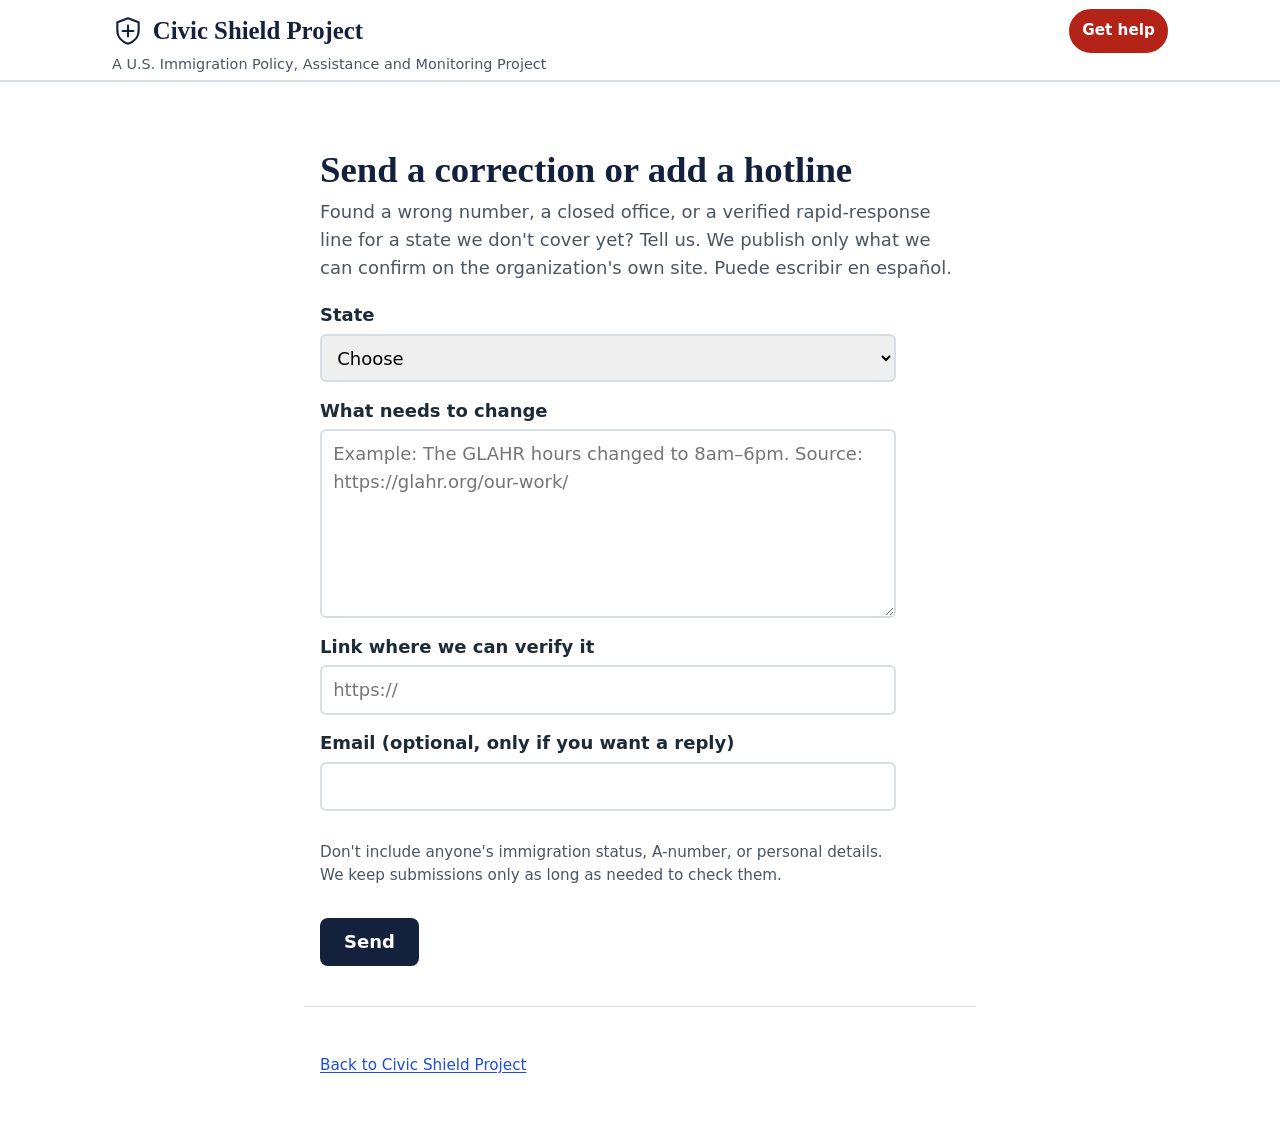
<file: correct.html>
<!doctype html>
<html lang="en">
<head>
  <meta charset="utf-8">
  <meta name="viewport" content="width=device-width, initial-scale=1">
  <meta http-equiv="Content-Security-Policy"
        content="default-src 'self'; script-src 'none'; style-src 'self' https://fonts.googleapis.com; font-src https://fonts.gstatic.com; img-src 'self' data:; connect-src 'none'; object-src 'none'; base-uri 'self'; form-action 'self'">
  <meta name="referrer" content="no-referrer">
  <meta name="robots" content="noindex">
  <title>Civic Shield Project — Send a correction</title>
  <link href="https://fonts.googleapis.com/css2?family=Atkinson+Hyperlegible+Next:wght@400;500;700;800&family=Newsreader:opsz,wght@6..72,500;6..72,600&display=swap" rel="stylesheet">
  <link rel="stylesheet" href="styles.css?v=27">
</head>
<body class="page-data page-form">
<header class="topbar">
  <div class="wrap masthead">
    <a class="brand" href="index.html"><svg class="brand-mark" viewBox="0 0 24 24" aria-hidden="true"><path d="M12 2.5 4 5.5v6c0 5 3.4 8.7 8 10 4.6-1.3 8-5 8-10v-6z"/><path d="M8 12h8M12 8v8"/></svg><span class="brand-name">Civic Shield Project</span></a>
    <div class="masthead-actions"><a class="btn btn-sm help-link" href="help.html">Get help</a></div>
  </div>
  <div class="wrap"><p class="brand-sub">A U.S. Immigration Policy, Assistance and Monitoring Project</p></div>
</header>
<main class="wrap">
  <section class="section">
    <h2>Send a correction or add a hotline</h2>
    <p class="lede">Found a wrong number, a closed office, or a verified rapid-response line for a state we don't cover yet? Tell us. We publish only what we can confirm on the organization's own site. <span lang="es">Puede escribir en español.</span></p>
    <form name="correction" method="POST" data-netlify="true" netlify-honeypot="company" class="form">
      <input type="hidden" name="form-name" value="correction">
      <p class="hidden"><label>Leave empty <input name="company"></label></p>
      <label>State <select name="state" required>
        <option value="">Choose</option>
        <option>GA</option><option>TX</option><option>CA</option><option>FL</option><option>NY</option><option>IL</option><option>AZ</option><option>NJ</option><option>LA</option><option>PA</option><option>Other / national</option>
      </select></label>
      <label>What needs to change <textarea name="message" rows="6" required maxlength="3000" placeholder="Example: The GLAHR hours changed to 8am–6pm. Source: https://glahr.org/our-work/"></textarea></label>
      <label>Link where we can verify it <input type="url" name="source" placeholder="https://" maxlength="500"></label>
      <label>Email (optional, only if you want a reply) <input type="email" name="email" maxlength="200"></label>
      <p class="small">Don't include anyone's immigration status, A-number, or personal details. We keep submissions only as long as needed to check them.</p>
      <button class="btn" type="submit">Send</button>
    </form>
  </section>
</main>
<footer class="wrap foot"><p><a href="index.html">Back to Civic Shield Project</a></p></footer>
</body>
</html>
</file>
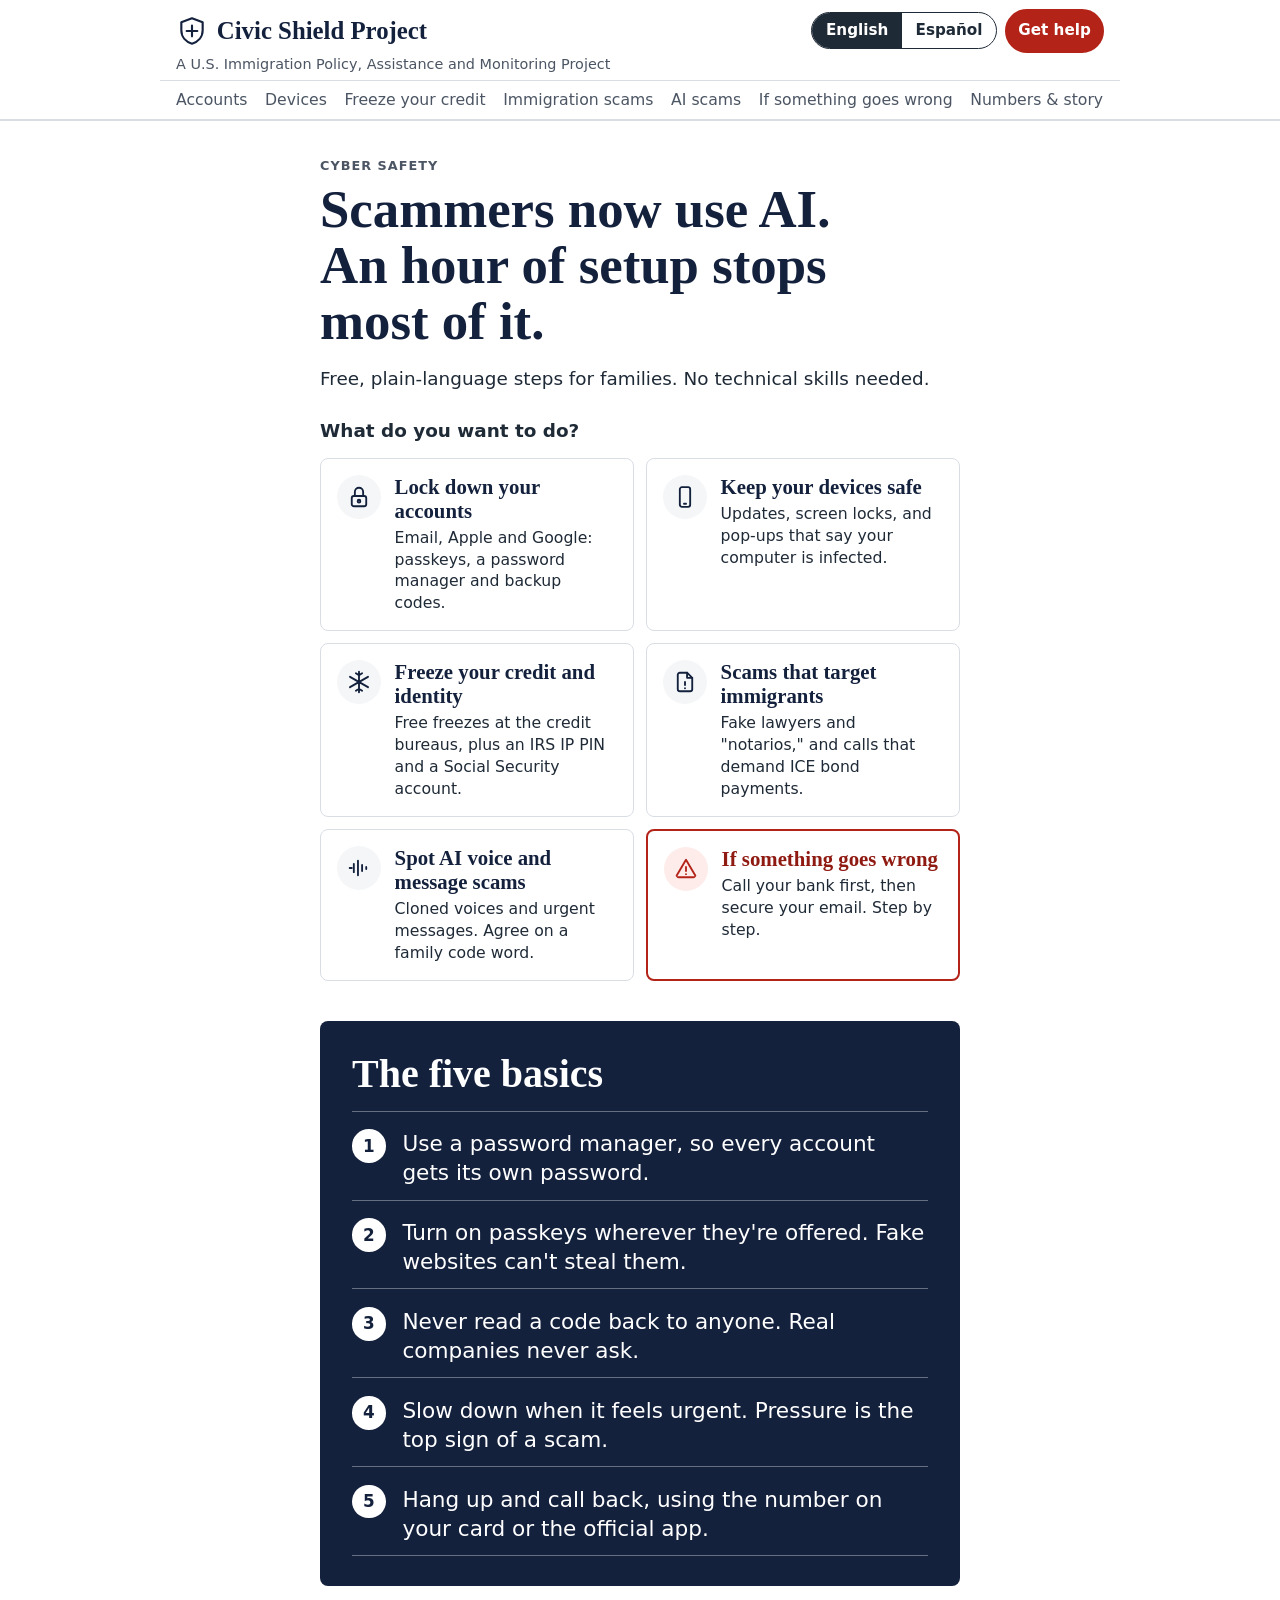
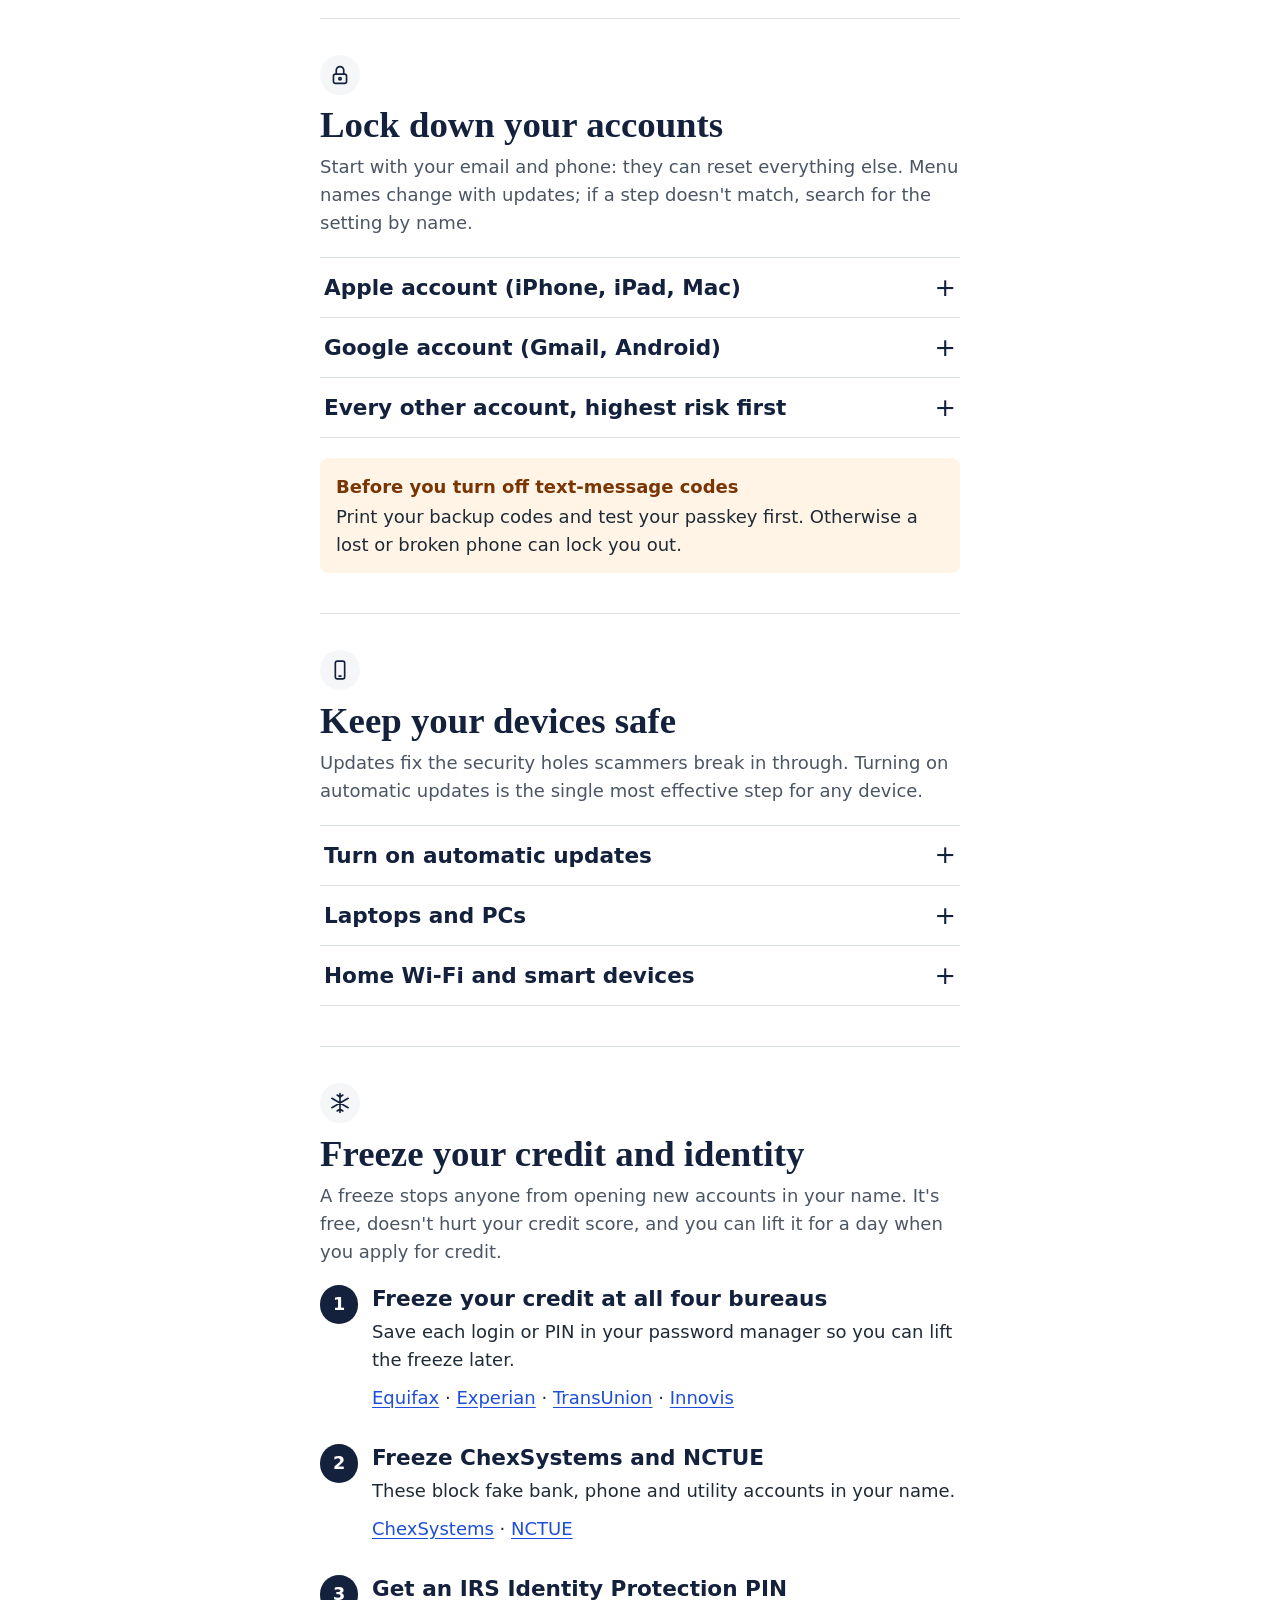
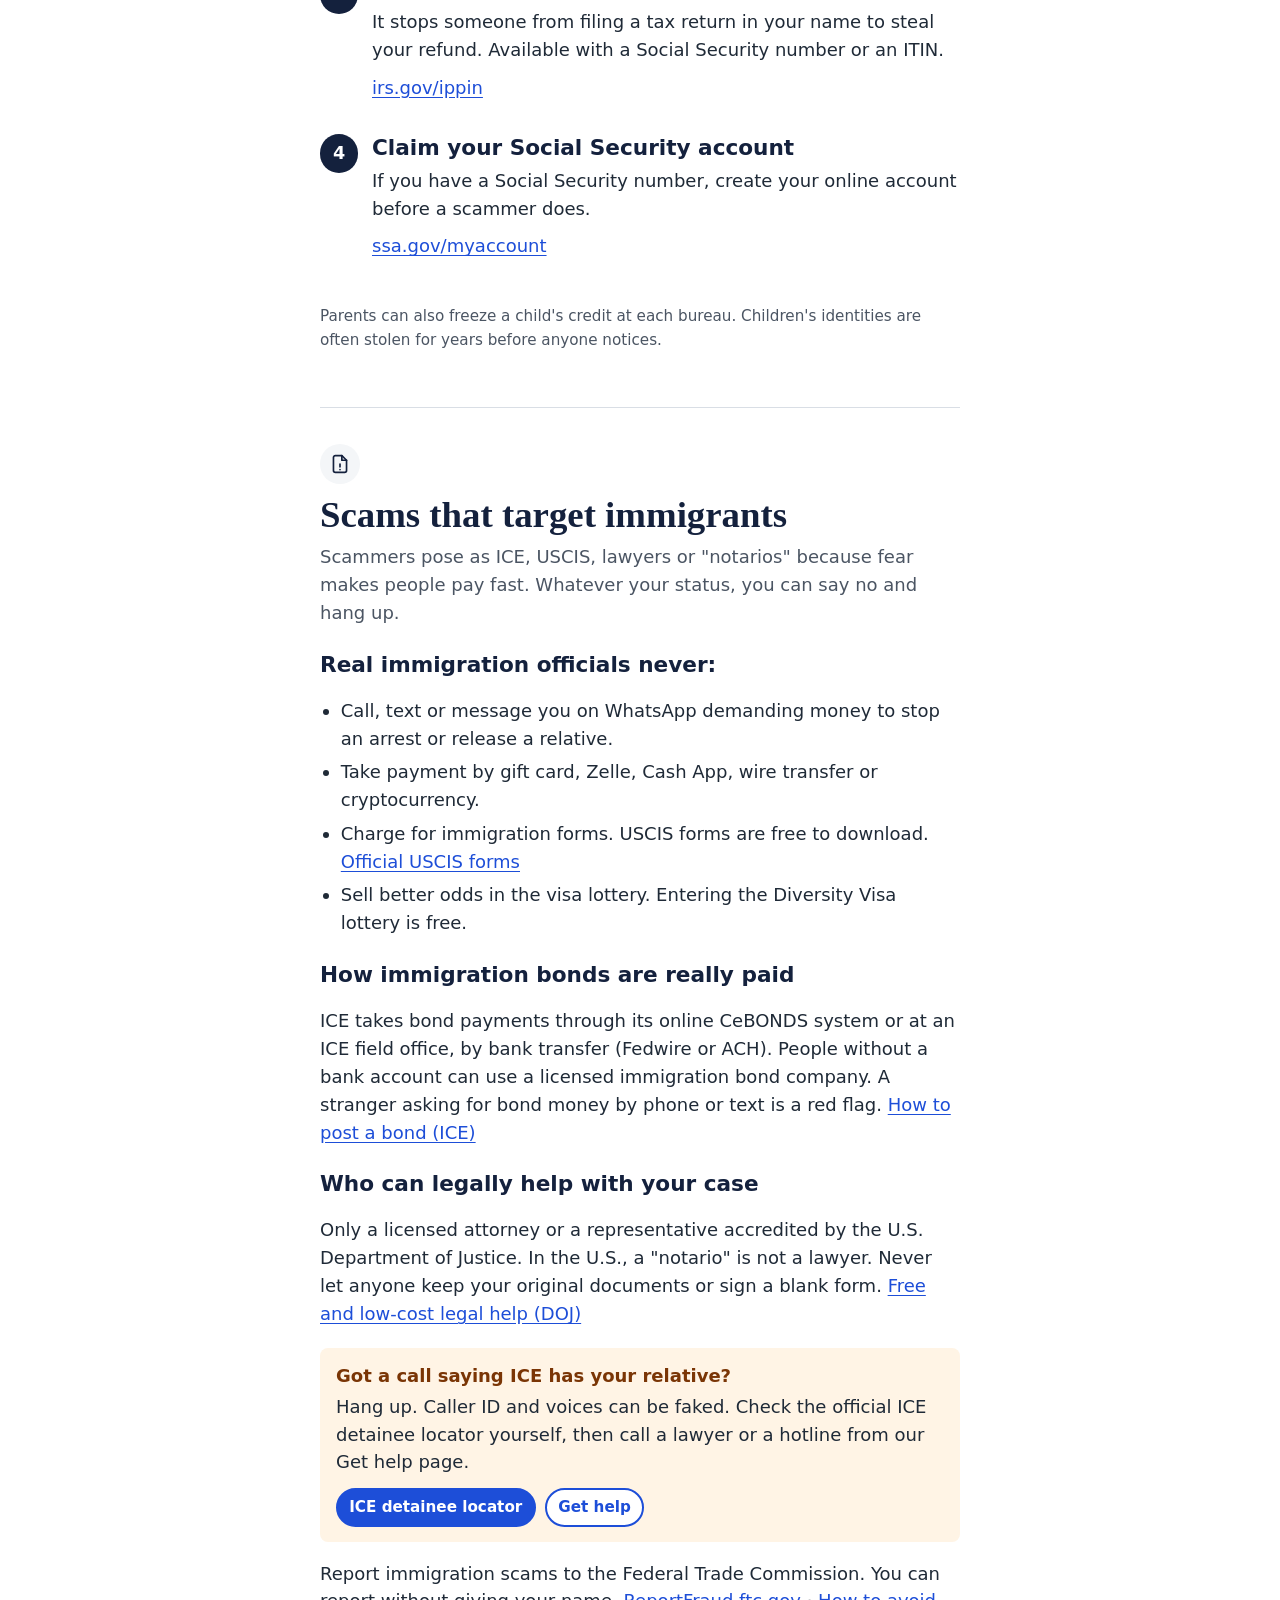
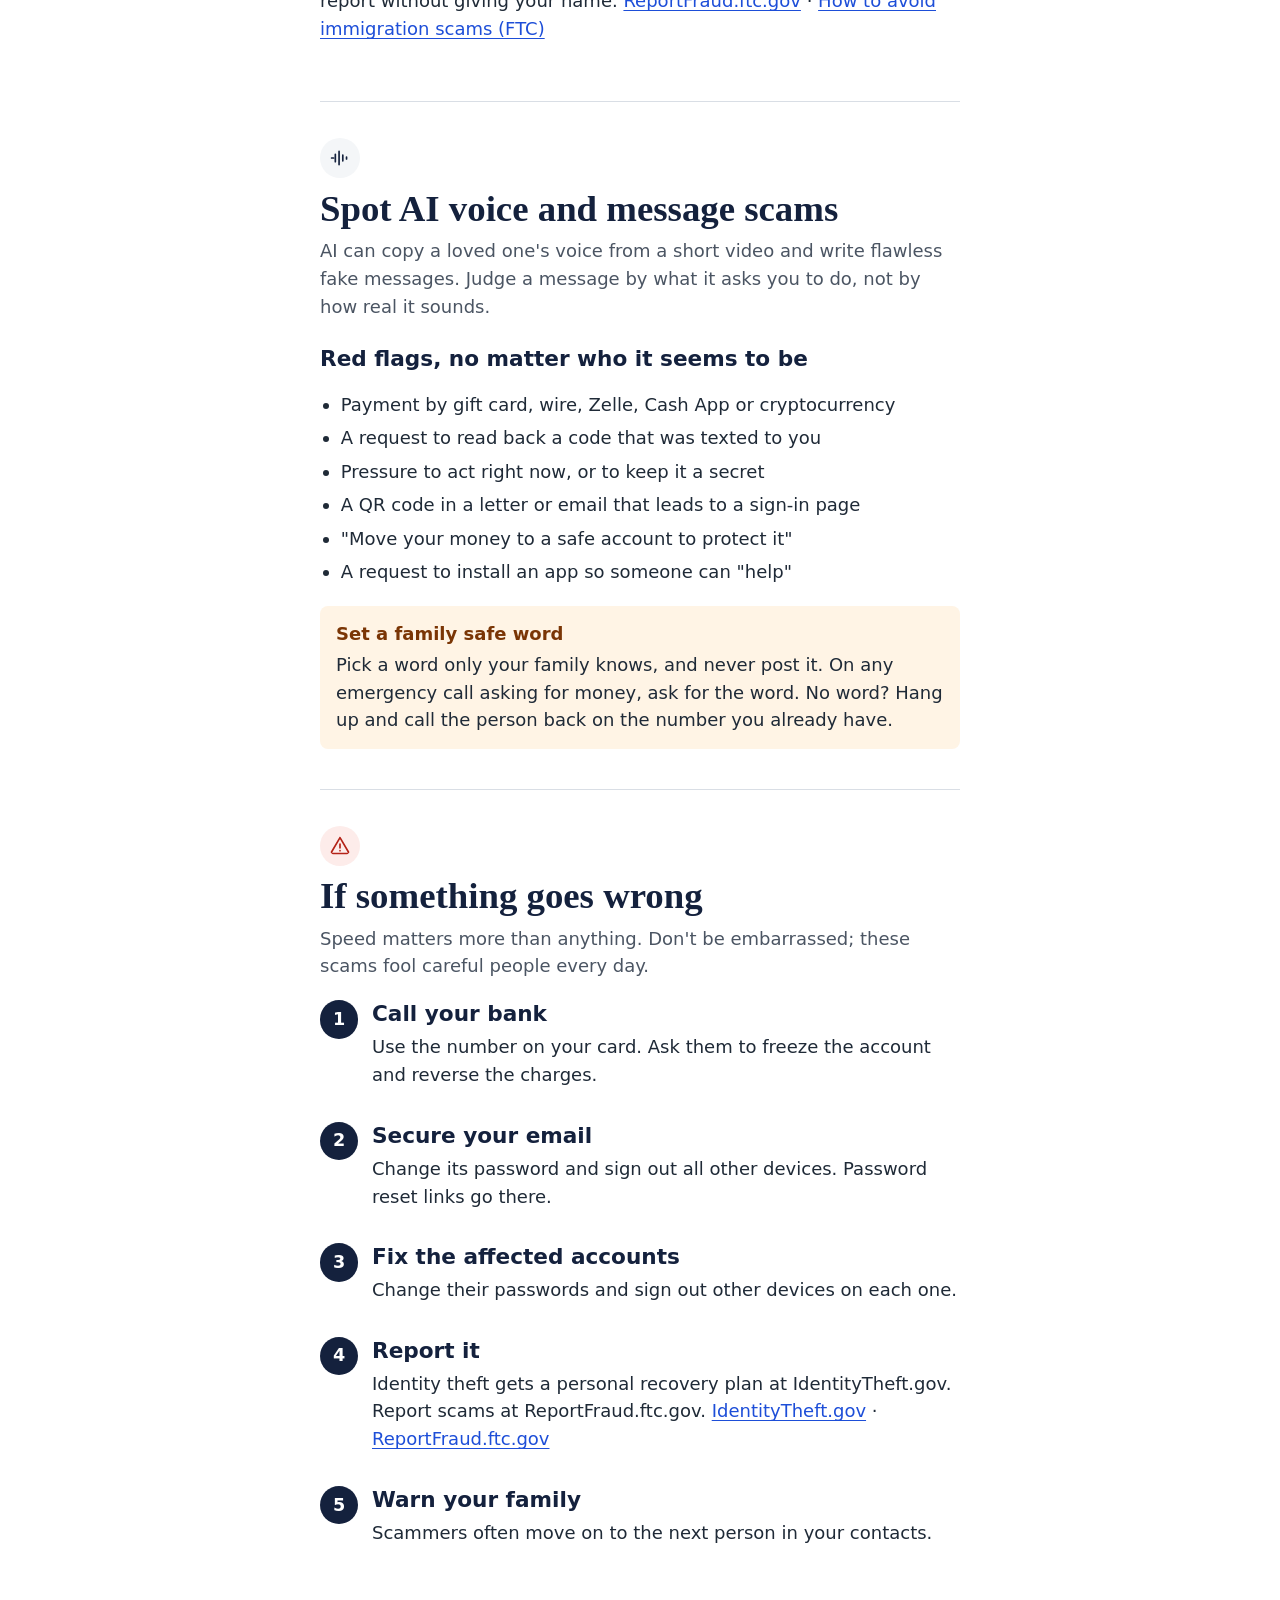
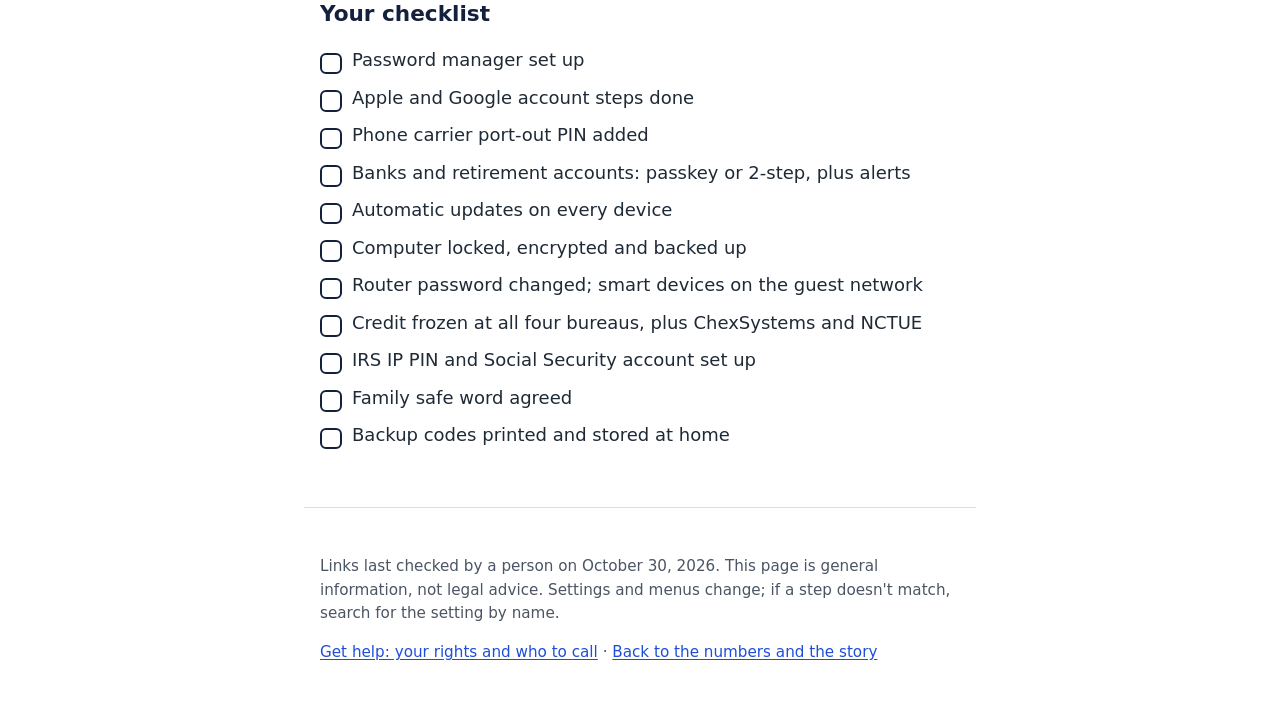
<file: cyber.html>
<!doctype html>
<html lang="en">
<head>
  <meta charset="utf-8">
  <meta name="viewport" content="width=device-width, initial-scale=1">
  <meta http-equiv="Content-Security-Policy"
        content="default-src 'self'; script-src 'self'; style-src 'self' https://fonts.googleapis.com; font-src https://fonts.gstatic.com; img-src 'self' data:; connect-src 'self'; object-src 'none'; base-uri 'self'; form-action 'none'">
  <meta name="referrer" content="no-referrer">
  <link rel="canonical" href="https://civicshieldproject.org/cyber.html">
  <meta name="description" content="Plain-language steps to protect your accounts, devices and identity from AI-powered scams, including scams that target immigrants. English and Spanish.">
  <title>Civic Shield Project — Cyber Safety: protect your accounts, devices and identity</title>
  <link rel="preconnect" href="https://fonts.googleapis.com">
  <link rel="preconnect" href="https://fonts.gstatic.com" crossorigin>
  <link href="https://fonts.googleapis.com/css2?family=Atkinson+Hyperlegible+Next:wght@400;500;700;800&family=Newsreader:opsz,wght@6..72,500;6..72,600&display=swap" rel="stylesheet">
  <link rel="stylesheet" href="styles.css?v=27">
</head>
<body class="page-cyber">

<a class="skip" href="#basics" data-i18n="cy.skip">Skip to the basics</a>

<header class="topbar">
  <div class="wrap masthead">
    <a class="brand" href="index.html" data-i18n-href="home"><svg class="brand-mark" viewBox="0 0 24 24" aria-hidden="true"><path d="M12 2.5 4 5.5v6c0 5 3.4 8.7 8 10 4.6-1.3 8-5 8-10v-6z"/><path d="M8 12h8M12 8v8"/></svg><span class="brand-name">Civic Shield Project</span></a>
    <div class="masthead-actions">
      <div class="lang" role="group" aria-label="Language / Idioma">
        <button type="button" data-lang="en" aria-pressed="true">English</button>
        <button type="button" data-lang="es" aria-pressed="false">Español</button>
      </div>
      <a class="btn btn-sm help-link" href="help.html" data-i18n="cy.help">Get help</a>
    </div>
  </div>
  <div class="wrap">
    <p class="brand-sub" data-i18n="site.sub">A U.S. Immigration Policy, Assistance and Monitoring Project</p>
  </div>
  <div class="wrap navrow">
    <nav class="topnav" aria-label="Sections">
      <a href="#accounts" data-i18n="cy.nav.acc">Accounts</a>
      <a href="#devices" data-i18n="cy.nav.dev">Devices</a>
      <a href="#freeze" data-i18n="cy.nav.fr">Freeze your credit</a>
      <a href="#scams" data-i18n="cy.nav.sc">Immigration scams</a>
      <a href="#ai" data-i18n="cy.nav.ai">AI scams</a>
      <a href="#wrong" data-i18n="cy.nav.wrong">If something goes wrong</a>
      <a href="index.html" data-i18n="nav.story">Numbers &amp; story</a>
    </nav>
  </div>
</header>

<main id="top" class="wrap">

  <!-- ===== HERO ===== -->
  <section class="cy-hero" aria-labelledby="cy-h">
    <p class="kicker" data-i18n="cy.kicker">Cyber Safety</p>
    <h1 id="cy-h" class="hero-h" data-i18n="cy.h">Scammers now use AI. An hour of setup stops most of it.</h1>
    <p class="cy-lede" data-i18n="cy.foot">Free, plain-language steps for families. No technical skills needed.</p>
    <p class="hero-ask" data-i18n="cy.ask">What do you want to do?</p>
    <div class="topics">
      <a class="topic" href="#accounts"><svg class="topic-ico" viewBox="0 0 24 24" aria-hidden="true"><rect x="5" y="11" width="14" height="10" rx="2"/><path d="M8 11V7a4 4 0 0 1 8 0v4"/><circle cx="12" cy="16" r="1.3"/></svg><span class="topic-text"><strong data-i18n="cy.acc.h">Lock down your accounts</strong><span data-i18n="cy.t.acc">Email, Apple and Google: passkeys, a password manager and backup codes.</span></span></a>
      <a class="topic" href="#devices"><svg class="topic-ico" viewBox="0 0 24 24" aria-hidden="true"><rect x="7" y="2.5" width="10" height="19" rx="2"/><path d="M11 18.5h2"/></svg><span class="topic-text"><strong data-i18n="cy.dev.h">Keep your devices safe</strong><span data-i18n="cy.t.dev">Updates, screen locks, and pop-ups that say your computer is infected.</span></span></a>
      <a class="topic" href="#freeze"><svg class="topic-ico" viewBox="0 0 24 24" aria-hidden="true"><path d="M12 2v20M3.3 7l17.4 10M20.7 7 3.3 17M9 3.5l3 2 3-2M9 20.5l3-2 3 2"/></svg><span class="topic-text"><strong data-i18n="cy.fr.h">Freeze your credit and identity</strong><span data-i18n="cy.t.fr">Free freezes at the credit bureaus, plus an IRS IP PIN and a Social Security account.</span></span></a>
      <a class="topic" href="#scams"><svg class="topic-ico" viewBox="0 0 24 24" aria-hidden="true"><path d="M14 3H7a2 2 0 0 0-2 2v14a2 2 0 0 0 2 2h10a2 2 0 0 0 2-2V8z"/><path d="M14 3v5h5M12 12v3M12 18h.01"/></svg><span class="topic-text"><strong data-i18n="cy.sc.h">Scams that target immigrants</strong><span data-i18n="cy.t.sc">Fake lawyers and "notarios," and calls that demand ICE bond payments.</span></span></a>
      <a class="topic" href="#ai"><svg class="topic-ico" viewBox="0 0 24 24" aria-hidden="true"><path d="M3 12h2M7 8v8M11 5v14M15 9v6M19 11v2"/></svg><span class="topic-text"><strong data-i18n="cy.ai.h">Spot AI voice and message scams</strong><span data-i18n="cy.t.ai">Cloned voices and urgent messages. Agree on a family code word.</span></span></a>
      <a class="topic topic-urgent" href="#wrong"><svg class="topic-ico" viewBox="0 0 24 24" aria-hidden="true"><path d="M12 3 2 20h20z"/><path d="M12 10v4M12 17h.01"/></svg><span class="topic-text"><strong data-i18n="cy.wr.h">If something goes wrong</strong><span data-i18n="cy.t.wr">Call your bank first, then secure your email. Step by step.</span></span></a>
    </div>
  </section>

  <!-- ===== THE BASICS ===== -->
  <section id="basics" class="band band-cyber" aria-labelledby="basics-h">
    <h2 id="basics-h" class="band-h" data-i18n="cy.basics.h">The five basics</h2>
    <ol class="big-rules">
      <li><span data-i18n="cy.r1">Use a password manager, so every account gets its own password.</span></li>
      <li><span data-i18n="cy.r2">Turn on passkeys wherever they're offered. Fake websites can't steal them.</span></li>
      <li><span data-i18n="cy.r3">Never read a code back to anyone. Real companies never ask.</span></li>
      <li><span data-i18n="cy.r4">Slow down when it feels urgent. Pressure is the top sign of a scam.</span></li>
      <li><span data-i18n="cy.r5">Hang up and call back, using the number on your card or the official app.</span></li>
    </ol>
  </section>

  <!-- ===== ACCOUNTS ===== -->
  <section id="accounts" class="section" aria-labelledby="acc-h">
    <svg class="sec-ico" viewBox="0 0 24 24" aria-hidden="true"><rect x="5" y="11" width="14" height="10" rx="2"/><path d="M8 11V7a4 4 0 0 1 8 0v4"/><circle cx="12" cy="16" r="1.3"/></svg>
    <h2 id="acc-h" data-i18n="cy.acc.h">Lock down your accounts</h2>
    <p class="lede" data-i18n="cy.acc.lede">Start with your email and phone: they can reset everything else. Menu names change with updates; if a step doesn't match, search for the setting by name.</p>

    <details class="sit">
      <summary data-i18n="cy.apple">Apple account (iPhone, iPad, Mac)</summary>
      <ul>
        <li data-i18n="cy.apple1">Update your iPhone: Settings › General › Software Update, and turn on Automatic Updates.</li>
        <li data-i18n="cy.apple2">Tap your name at the top of Settings and remove devices you no longer own.</li>
        <li data-i18n="cy.apple3">Turn on Stolen Device Protection: Settings › Face ID &amp; Passcode.</li>
        <li data-i18n="cy.apple4">Use a passcode of 6 or more digits, never a birthday. Your passcode can reset your Apple account.</li>
        <li data-i18n="cy.apple5">In Sign-In &amp; Security, remove any trusted phone number that isn't yours.</li>
        <li data-i18n="cy.apple6">Add a recovery contact: Sign-In &amp; Security › Account Recovery.</li>
        <li data-i18n="cy.apple7">Advanced Data Protection (in iCloud settings) locks your photos and backups so only you can read them. Turn it on only after the recovery step above: Apple can't recover your data if you lose access.</li>
        <li data-i18n="cy.apple8">Optional: add two physical security keys (such as a YubiKey). Apple requires two so you always have a backup.</li>
      </ul>
    </details>

    <details class="sit">
      <summary data-i18n="cy.google">Google account (Gmail, Android)</summary>
      <ul>
        <li><span data-i18n="cy.google1">Run the Security Checkup and fix everything it flags.</span> <a href="https://myaccount.google.com/security-checkup" target="_blank" rel="noopener noreferrer" data-i18n="cy.google1.link">Open Security Checkup</a></li>
        <li data-i18n="cy.google2">Under Security, remove third-party apps you don't use.</li>
        <li data-i18n="cy.google3">Create a passkey: Security › Passkeys and security keys.</li>
        <li data-i18n="cy.google4">Print your backup codes (Security › 2-Step Verification › Backup codes) and keep them at home.</li>
        <li data-i18n="cy.google5">Only after your backup codes are printed and your passkey works, remove text-message codes from 2-Step Verification.</li>
        <li data-i18n="cy.google6">Check that your recovery email and phone are current and belong to you.</li>
        <li data-i18n="cy.google7">In Gmail settings, check Forwarding and Filters. Delete any rule you didn't create.</li>
        <li data-i18n="cy.google8">Optional: Google's Advanced Protection Program is its strongest setting, built for people at higher risk.</li>
      </ul>
    </details>

    <details class="sit">
      <summary data-i18n="cy.other">Every other account, highest risk first</summary>
      <p data-i18n="cy.other0">For each account, pick the strongest option offered: a passkey first, then a unique password with an authenticator app, then text-message codes as a last resort.</p>
      <ul>
        <li data-i18n="cy.other1">Phone carrier: add a port-out PIN or number lock so no one can move your number to their phone.</li>
        <li data-i18n="cy.other2">Banks and payment apps: turn on alerts for every transaction and login, and ask for a telephone banking passphrase for calls.</li>
        <li data-i18n="cy.other3">Retirement and investing (401(k), IRA, brokerage): same as banks. Often less protected, but they hold the most money.</li>
        <li data-i18n="cy.other4">Government (IRS, Social Security, Medicare, VA): create your online accounts yourself before a scammer does.</li>
        <li data-i18n="cy.other5">Email and social media: passkey or 2-step verification. Make profiles private and hide your birthday and phone number.</li>
        <li data-i18n="cy.other6">Shopping: turn on a passkey and remove saved cards you don't need.</li>
        <li data-i18n="cy.other7">Everything else: let your password manager create a unique password, and delete accounts you don't use.</li>
      </ul>
    </details>

    <div class="note note-warn">
      <strong data-i18n="cy.acc.note.h">Before you turn off text-message codes</strong>
      <span data-i18n="cy.acc.note">Print your backup codes and test your passkey first. Otherwise a lost or broken phone can lock you out.</span>
    </div>
  </section>

  <!-- ===== DEVICES ===== -->
  <section id="devices" class="section" aria-labelledby="dev-h">
    <svg class="sec-ico" viewBox="0 0 24 24" aria-hidden="true"><rect x="7" y="2.5" width="10" height="19" rx="2"/><path d="M11 18.5h2"/></svg>
    <h2 id="dev-h" data-i18n="cy.dev.h">Keep your devices safe</h2>
    <p class="lede" data-i18n="cy.dev.lede">Updates fix the security holes scammers break in through. Turning on automatic updates is the single most effective step for any device.</p>

    <details class="sit">
      <summary data-i18n="cy.upd">Turn on automatic updates</summary>
      <ul>
        <li data-i18n="cy.upd1">iPhone and iPad: Settings › General › Software Update › Automatic Updates. Turn everything on.</li>
        <li data-i18n="cy.upd2">Android: open Settings and search for "update". Turn on automatic updates and install any security update.</li>
        <li data-i18n="cy.upd3">Mac: System Settings › General › Software Update › Automatic Updates.</li>
        <li data-i18n="cy.upd4">Windows: Settings › Windows Update. Turn on "Get the latest updates as soon as they're available."</li>
        <li data-i18n="cy.upd5">Browsers and apps: restart your browser when it shows an update button, and turn on automatic app updates in the App Store or Google Play.</li>
        <li data-i18n="cy.upd6">Restart your phone and computer once a week; many updates only finish after a restart.</li>
        <li data-i18n="cy.upd7">Replace devices that no longer get security updates. Windows 10 PCs no longer get regular security fixes; upgrade to Windows 11 or replace them.</li>
      </ul>
    </details>

    <details class="sit">
      <summary data-i18n="cy.pc">Laptops and PCs</summary>
      <ul>
        <li data-i18n="cy.pc1">Lock the screen with a password or PIN after 5 minutes or less.</li>
        <li data-i18n="cy.pc2">Encrypt the drive: FileVault on a Mac (Privacy &amp; Security); Device encryption or BitLocker on Windows.</li>
        <li data-i18n="cy.pc3">The built-in antivirus (Microsoft Defender, or the protection built into a Mac) is enough. Skip "PC cleaner" and "speed-up" apps.</li>
        <li data-i18n="cy.pc4">Download software only from official app stores or the maker's own website.</li>
        <li data-i18n="cy.pc5">Remove browser extensions you don't recognize. They can see what you type.</li>
        <li data-i18n="cy.pc6">Back up automatically (Time Machine, iCloud, OneDrive or an external drive), so ransomware can't hold your files hostage.</li>
        <li data-i18n="cy.pc7">On public Wi-Fi at hotels, airports or cafés, use your phone's hotspot for banking and shopping.</li>
      </ul>
      <div class="note note-warn">
        <strong data-i18n="cy.pc.note.h">Never let a stranger into your computer</strong>
        <span data-i18n="cy.pc.note">A pop-up or call saying your computer is infected is a scam. Never install a remote-access app for someone who contacted you first.</span>
      </div>
    </details>

    <details class="sit">
      <summary data-i18n="cy.home">Home Wi-Fi and smart devices</summary>
      <ul>
        <li data-i18n="cy.home1">Change your router's admin password. The one on the sticker is often a default.</li>
        <li data-i18n="cy.home2">Turn on the router's automatic updates, and replace routers that no longer get them.</li>
        <li data-i18n="cy.home3">Use WPA3 or WPA2 security with a long Wi-Fi password, and turn off WPS.</li>
        <li data-i18n="cy.home4">Make a guest network for visitors and smart gadgets (cameras, doorbells, TVs, speakers) so they can't reach your computers.</li>
        <li data-i18n="cy.home5">Protect each gadget's app account with a passkey or 2-step verification and a unique password.</li>
        <li data-i18n="cy.home6">Turn on automatic updates for smart devices, and retire any the maker stopped supporting.</li>
        <li data-i18n="cy.home7">Buy known brands, review who has access to your cameras, and unplug devices you don't use.</li>
      </ul>
    </details>
  </section>

  <!-- ===== FREEZE ===== -->
  <section id="freeze" class="section" aria-labelledby="fr-h">
    <svg class="sec-ico" viewBox="0 0 24 24" aria-hidden="true"><path d="M12 2v20M3.3 7l17.4 10M20.7 7 3.3 17M9 3.5l3 2 3-2M9 20.5l3-2 3 2"/></svg>
    <h2 id="fr-h" data-i18n="cy.fr.h">Freeze your credit and identity</h2>
    <p class="lede" data-i18n="cy.fr.lede">A freeze stops anyone from opening new accounts in your name. It's free, doesn't hurt your credit score, and you can lift it for a day when you apply for credit.</p>
    <ol class="steps">
      <li>
        <h3 data-i18n="cy.fr1.h">Freeze your credit at all four bureaus</h3>
        <p data-i18n="cy.fr1">Save each login or PIN in your password manager so you can lift the freeze later.</p>
        <p><a href="https://www.equifax.com/personal/credit-report-services/" target="_blank" rel="noopener noreferrer">Equifax</a> · <a href="https://www.experian.com/freeze/center.html" target="_blank" rel="noopener noreferrer">Experian</a> · <a href="https://www.transunion.com/credit-freeze" target="_blank" rel="noopener noreferrer">TransUnion</a> · <a href="https://www.innovis.com/personal/creditBureau" target="_blank" rel="noopener noreferrer">Innovis</a></p>
      </li>
      <li>
        <h3 data-i18n="cy.fr2.h">Freeze ChexSystems and NCTUE</h3>
        <p data-i18n="cy.fr2">These block fake bank, phone and utility accounts in your name.</p>
        <p><a href="https://www.chexsystems.com" target="_blank" rel="noopener noreferrer">ChexSystems</a> · <a href="https://www.nctue.com" target="_blank" rel="noopener noreferrer">NCTUE</a></p>
      </li>
      <li>
        <h3 data-i18n="cy.fr3.h">Get an IRS Identity Protection PIN</h3>
        <p data-i18n="cy.fr3">It stops someone from filing a tax return in your name to steal your refund. Available with a Social Security number or an ITIN.</p>
        <p><a href="https://www.irs.gov/ippin" target="_blank" rel="noopener noreferrer">irs.gov/ippin</a></p>
      </li>
      <li>
        <h3 data-i18n="cy.fr4.h">Claim your Social Security account</h3>
        <p data-i18n="cy.fr4">If you have a Social Security number, create your online account before a scammer does.</p>
        <p><a href="https://www.ssa.gov/myaccount" target="_blank" rel="noopener noreferrer">ssa.gov/myaccount</a></p>
      </li>
    </ol>
    <p class="small" data-i18n="cy.fr.kids">Parents can also freeze a child's credit at each bureau. Children's identities are often stolen for years before anyone notices.</p>
  </section>

  <!-- ===== IMMIGRATION SCAMS ===== -->
  <section id="scams" class="section" aria-labelledby="sc-h">
    <svg class="sec-ico" viewBox="0 0 24 24" aria-hidden="true"><path d="M14 3H7a2 2 0 0 0-2 2v14a2 2 0 0 0 2 2h10a2 2 0 0 0 2-2V8z"/><path d="M14 3v5h5M12 12v3M12 18h.01"/></svg>
    <h2 id="sc-h" data-i18n="cy.sc.h">Scams that target immigrants</h2>
    <p class="lede" data-i18n="cy.sc.lede">Scammers pose as ICE, USCIS, lawyers or "notarios" because fear makes people pay fast. Whatever your status, you can say no and hang up.</p>

    <h3 data-i18n="cy.sc.never.h">Real immigration officials never:</h3>
    <ul>
      <li data-i18n="cy.sc.n1">Call, text or message you on WhatsApp demanding money to stop an arrest or release a relative.</li>
      <li data-i18n="cy.sc.n2">Take payment by gift card, Zelle, Cash App, wire transfer or cryptocurrency.</li>
      <li><span data-i18n="cy.sc.n3">Charge for immigration forms. USCIS forms are free to download.</span> <a href="https://www.uscis.gov/forms" target="_blank" rel="noopener noreferrer" data-i18n="cy.sc.n3.link">Official USCIS forms</a></li>
      <li data-i18n="cy.sc.n4">Sell better odds in the visa lottery. Entering the Diversity Visa lottery is free.</li>
    </ul>

    <h3 data-i18n="cy.sc.bond.h">How immigration bonds are really paid</h3>
    <p><span data-i18n="cy.sc.bond">ICE takes bond payments through its online CeBONDS system or at an ICE field office, by bank transfer (Fedwire or ACH). People without a bank account can use a licensed immigration bond company. A stranger asking for bond money by phone or text is a red flag.</span> <a href="https://www.ice.gov/detain/detention-management/bonds" target="_blank" rel="noopener noreferrer" data-i18n="cy.sc.bond.link">How to post a bond (ICE)</a></p>

    <h3 data-i18n="cy.sc.who.h">Who can legally help with your case</h3>
    <p><span data-i18n="cy.sc.who">Only a licensed attorney or a representative accredited by the U.S. Department of Justice. In the U.S., a "notario" is not a lawyer. Never let anyone keep your original documents or sign a blank form.</span> <a href="https://www.justice.gov/eoir/list-pro-bono-legal-service-providers" target="_blank" rel="noopener noreferrer" data-i18n="cy.sc.who.link">Free and low-cost legal help (DOJ)</a></p>

    <div class="note note-warn">
      <strong data-i18n="cy.sc.call.h">Got a call saying ICE has your relative?</strong>
      <span data-i18n="cy.sc.call">Hang up. Caller ID and voices can be faked. Check the official ICE detainee locator yourself, then call a lawyer or a hotline from our Get help page.</span>
      <span class="band-actions"><a class="btn btn-sm" href="https://locator.ice.gov/odls/" target="_blank" rel="noopener noreferrer" data-i18n="cy.sc.locator">ICE detainee locator</a> <a class="btn btn-sm btn-secondary" href="help.html" data-i18n="cy.sc.gethelp">Get help</a></span>
    </div>

    <p><span data-i18n="cy.sc.report">Report immigration scams to the Federal Trade Commission. You can report without giving your name.</span> <a href="https://reportfraud.ftc.gov" target="_blank" rel="noopener noreferrer">ReportFraud.ftc.gov</a> · <a href="https://consumer.ftc.gov/articles/how-avoid-immigration-scams-and-get-real-help" target="_blank" rel="noopener noreferrer" data-i18n="cy.sc.ftc">How to avoid immigration scams (FTC)</a></p>
  </section>

  <!-- ===== AI SCAMS ===== -->
  <section id="ai" class="section" aria-labelledby="ai-h">
    <svg class="sec-ico" viewBox="0 0 24 24" aria-hidden="true"><path d="M3 12h2M7 8v8M11 5v14M15 9v6M19 11v2"/></svg>
    <h2 id="ai-h" data-i18n="cy.ai.h">Spot AI voice and message scams</h2>
    <p class="lede" data-i18n="cy.ai.lede">AI can copy a loved one's voice from a short video and write flawless fake messages. Judge a message by what it asks you to do, not by how real it sounds.</p>
    <h3 data-i18n="cy.ai.flags">Red flags, no matter who it seems to be</h3>
    <ul>
      <li data-i18n="cy.ai1">Payment by gift card, wire, Zelle, Cash App or cryptocurrency</li>
      <li data-i18n="cy.ai2">A request to read back a code that was texted to you</li>
      <li data-i18n="cy.ai3">Pressure to act right now, or to keep it a secret</li>
      <li data-i18n="cy.ai4">A QR code in a letter or email that leads to a sign-in page</li>
      <li data-i18n="cy.ai5">"Move your money to a safe account to protect it"</li>
      <li data-i18n="cy.ai6">A request to install an app so someone can "help"</li>
    </ul>
    <div class="note note-warn">
      <strong data-i18n="cy.safe.h">Set a family safe word</strong>
      <span data-i18n="cy.safe">Pick a word only your family knows, and never post it. On any emergency call asking for money, ask for the word. No word? Hang up and call the person back on the number you already have.</span>
    </div>
  </section>

  <!-- ===== IF SOMETHING GOES WRONG ===== -->
  <section id="wrong" class="section" aria-labelledby="wr-h">
    <svg class="sec-ico" viewBox="0 0 24 24" aria-hidden="true"><path d="M12 3 2 20h20z"/><path d="M12 10v4M12 17h.01"/></svg>
    <h2 id="wr-h" data-i18n="cy.wr.h">If something goes wrong</h2>
    <p class="lede" data-i18n="cy.wr.lede">Speed matters more than anything. Don't be embarrassed; these scams fool careful people every day.</p>
    <ol class="steps">
      <li><h3 data-i18n="cy.wr1.h">Call your bank</h3><p data-i18n="cy.wr1">Use the number on your card. Ask them to freeze the account and reverse the charges.</p></li>
      <li><h3 data-i18n="cy.wr2.h">Secure your email</h3><p data-i18n="cy.wr2">Change its password and sign out all other devices. Password reset links go there.</p></li>
      <li><h3 data-i18n="cy.wr3.h">Fix the affected accounts</h3><p data-i18n="cy.wr3">Change their passwords and sign out other devices on each one.</p></li>
      <li><h3 data-i18n="cy.wr4.h">Report it</h3><p><span data-i18n="cy.wr4">Identity theft gets a personal recovery plan at IdentityTheft.gov. Report scams at ReportFraud.ftc.gov.</span> <a href="https://www.identitytheft.gov" target="_blank" rel="noopener noreferrer">IdentityTheft.gov</a> · <a href="https://reportfraud.ftc.gov" target="_blank" rel="noopener noreferrer">ReportFraud.ftc.gov</a></p></li>
      <li><h3 data-i18n="cy.wr5.h">Warn your family</h3><p data-i18n="cy.wr5">Scammers often move on to the next person in your contacts.</p></li>
    </ol>

    <h3 data-i18n="cy.cl.h">Your checklist</h3>
    <ul class="checklist">
      <li data-i18n="cy.cl1">Password manager set up</li>
      <li data-i18n="cy.cl2">Apple and Google account steps done</li>
      <li data-i18n="cy.cl3">Phone carrier port-out PIN added</li>
      <li data-i18n="cy.cl4">Banks and retirement accounts: passkey or 2-step, plus alerts</li>
      <li data-i18n="cy.cl5">Automatic updates on every device</li>
      <li data-i18n="cy.cl6">Computer locked, encrypted and backed up</li>
      <li data-i18n="cy.cl7">Router password changed; smart devices on the guest network</li>
      <li data-i18n="cy.cl8">Credit frozen at all four bureaus, plus ChexSystems and NCTUE</li>
      <li data-i18n="cy.cl9">IRS IP PIN and Social Security account set up</li>
      <li data-i18n="cy.cl10">Family safe word agreed</li>
      <li data-i18n="cy.cl11">Backup codes printed and stored at home</li>
    </ul>
  </section>

</main>

<footer class="wrap foot">
  <p><span data-i18n="cy.foot.checked">Links last checked by a person on</span> <time datetime="2026-10-30" data-i18n="cy.foot.date">October 30, 2026</time>.
     <span data-i18n="cy.foot.note">This page is general information, not legal advice. Settings and menus change; if a step doesn't match, search for the setting by name.</span></p>
  <p><a href="help.html" data-i18n="cy.foot.help">Get help: your rights and who to call</a> · <a href="index.html" data-i18n="foot.back">Back to the numbers and the story</a></p>
</footer>

<script src="app.js?v=21"></script>
<script src="cyber.js?v=22"></script>
</body>
</html>
</file>
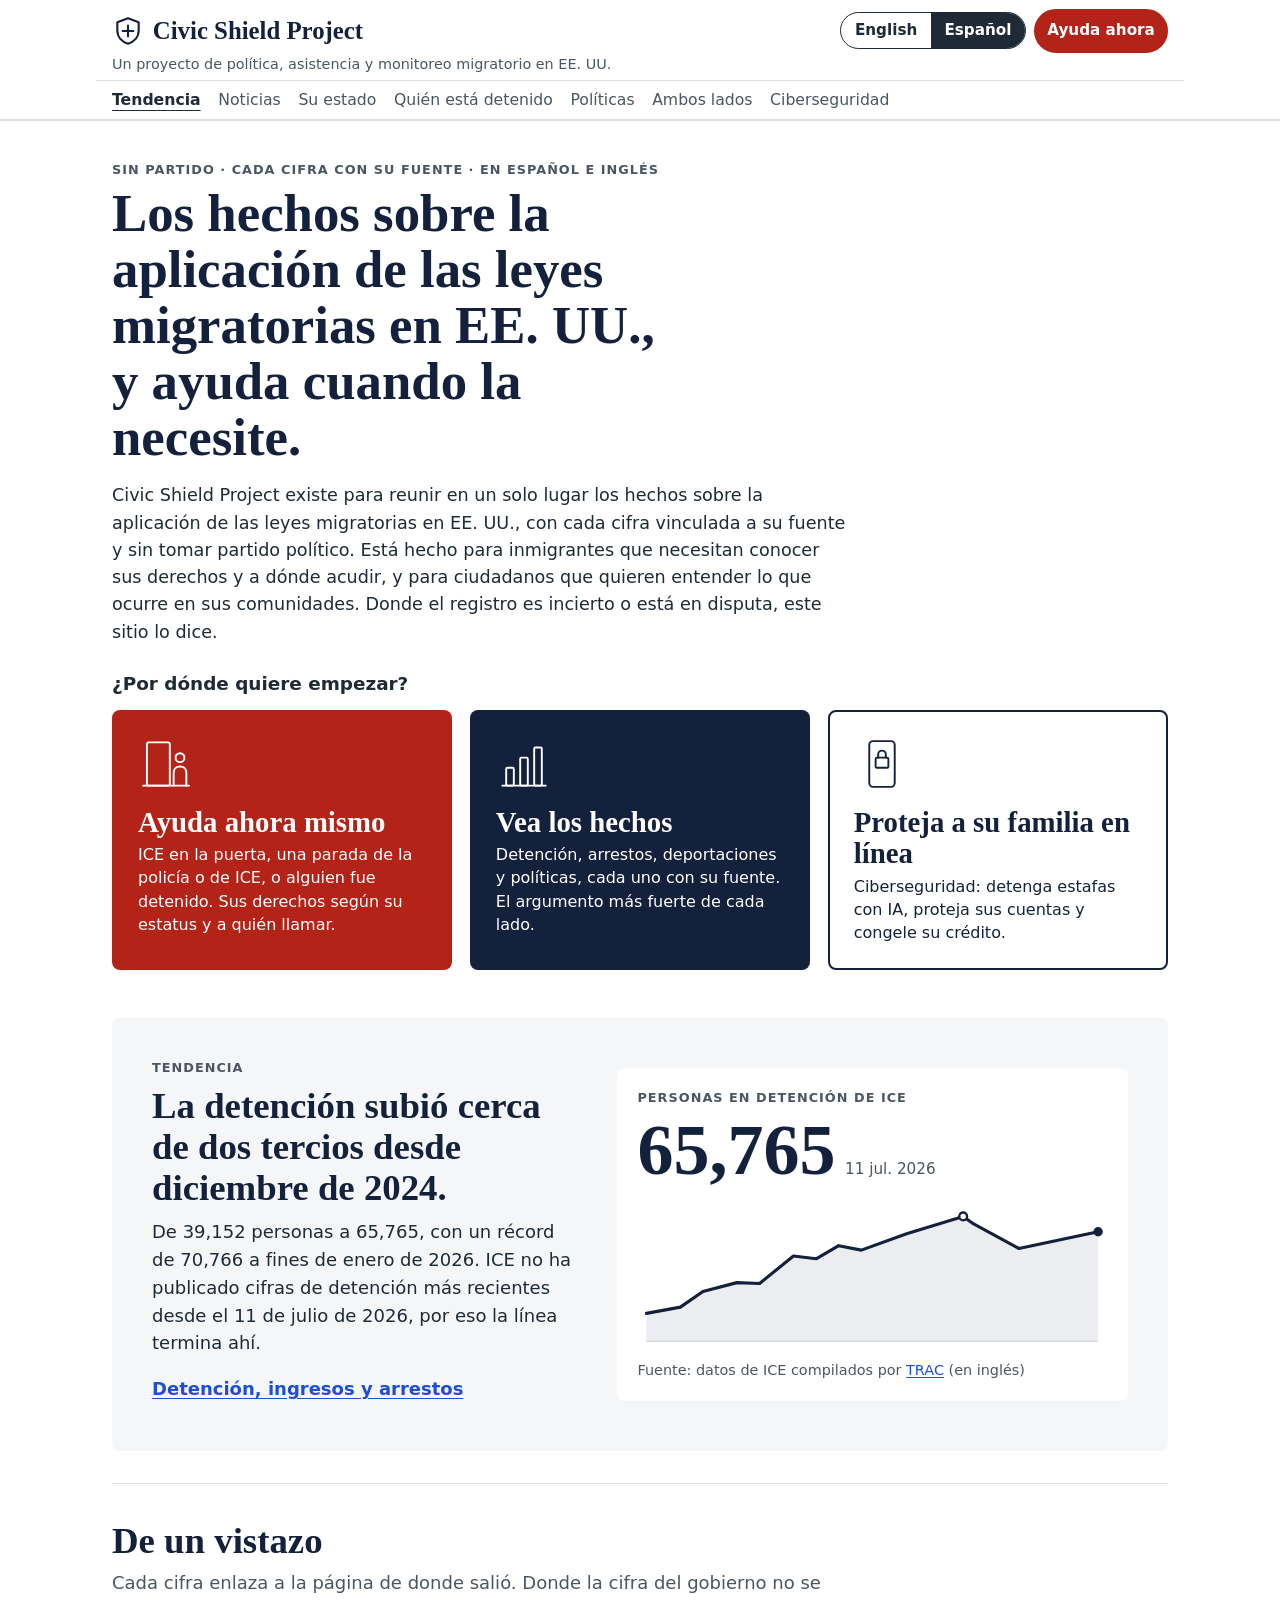
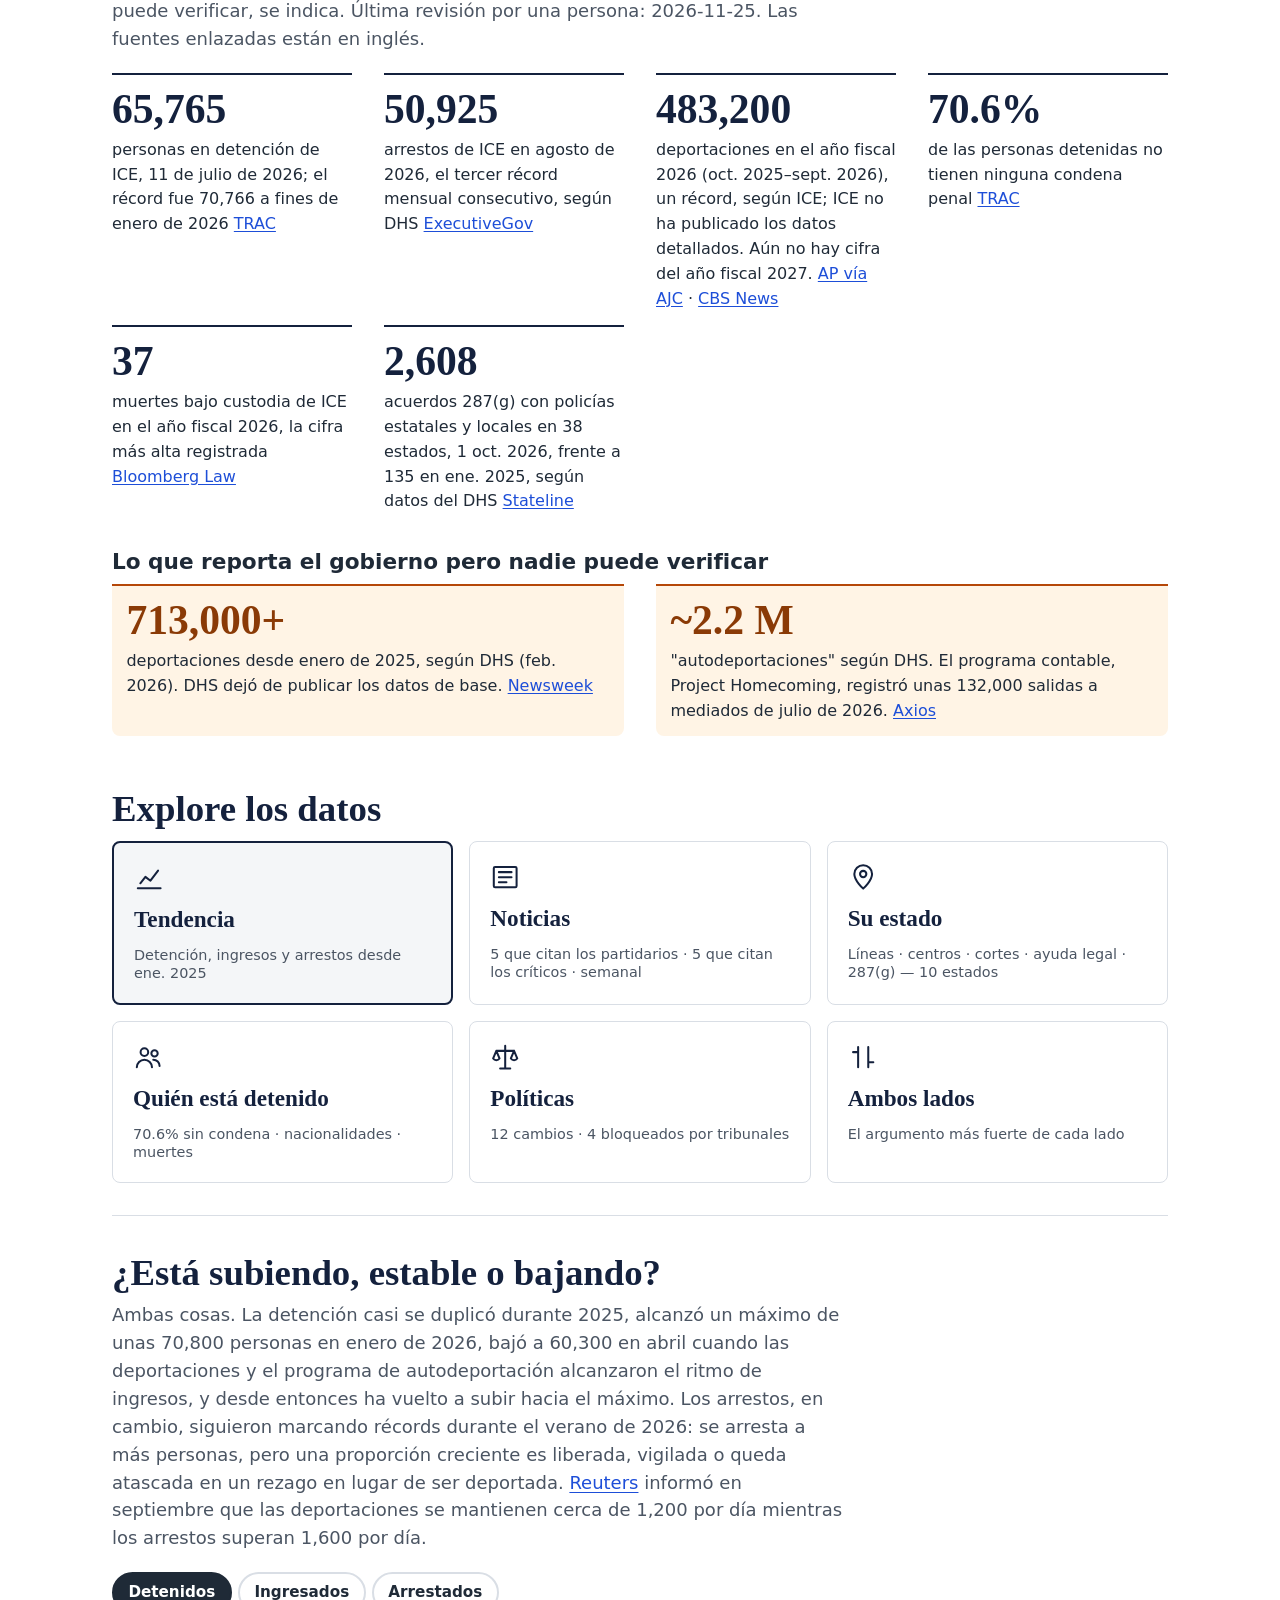
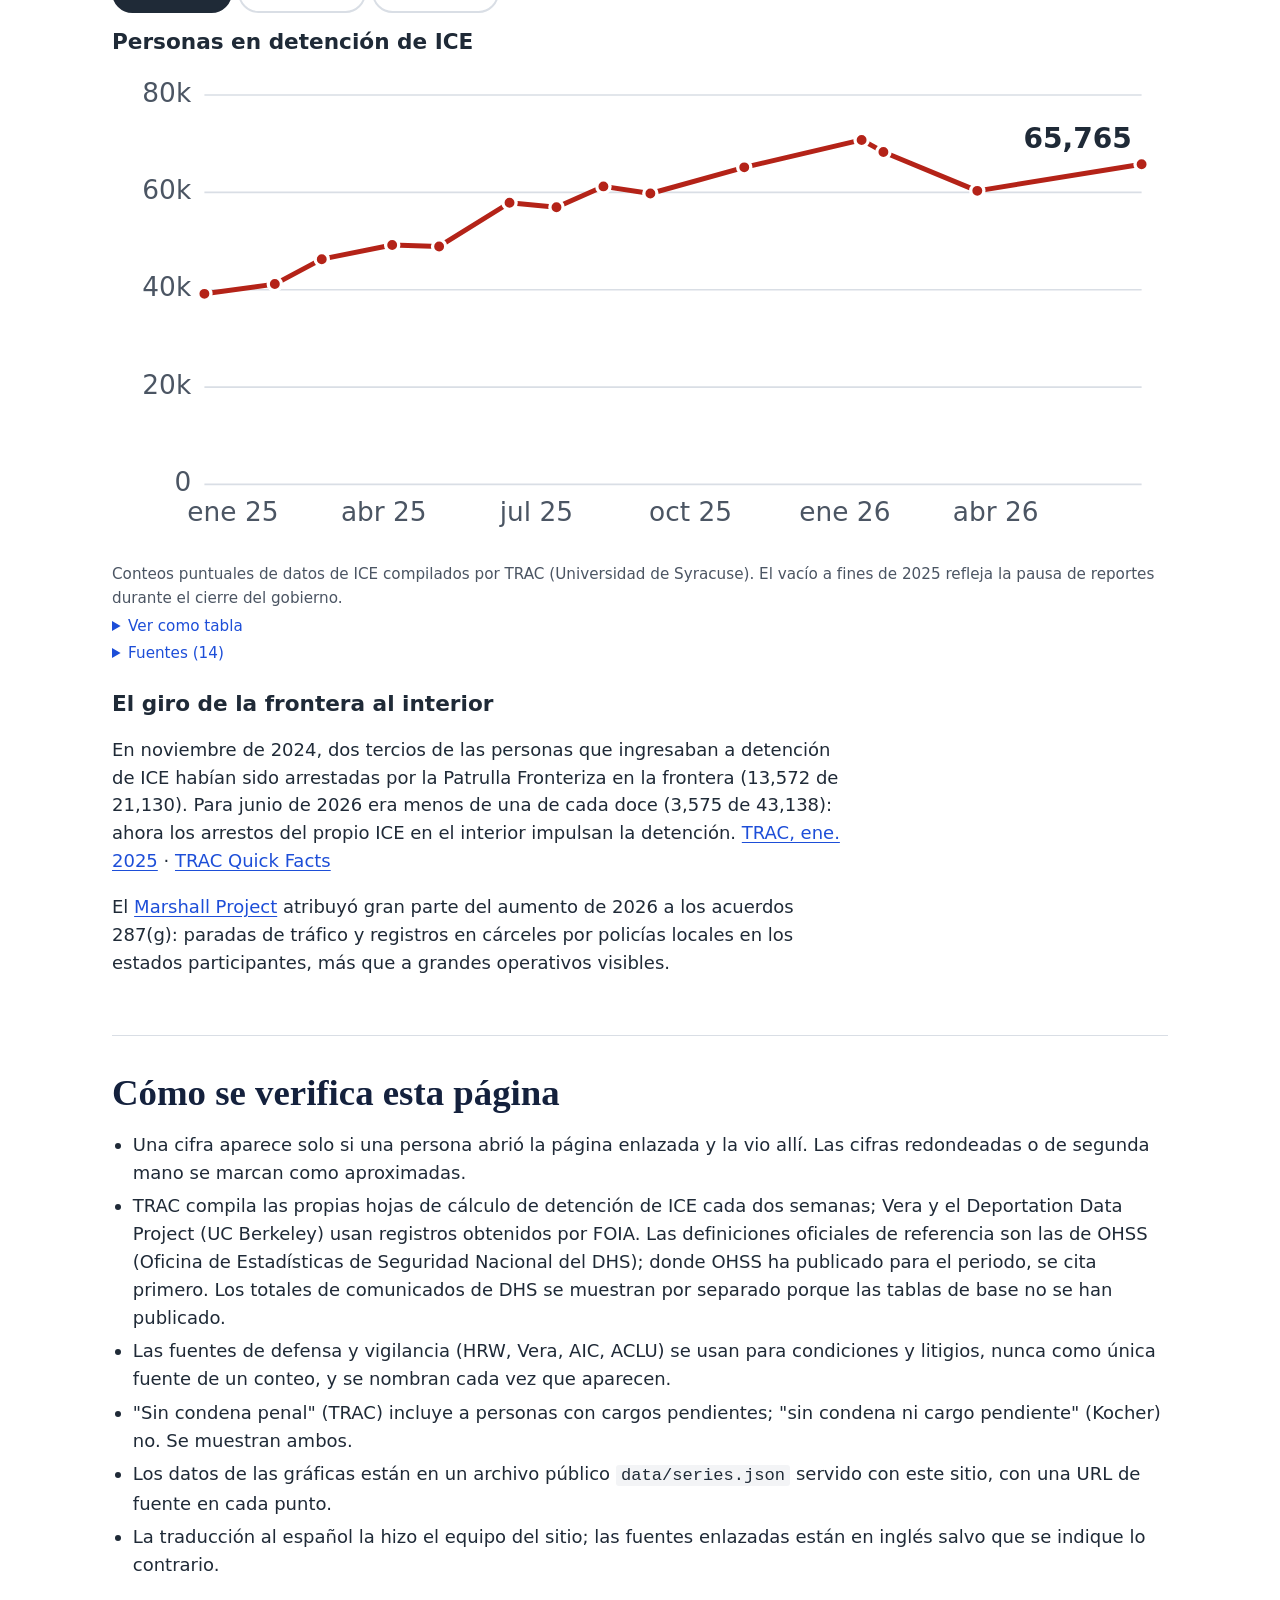
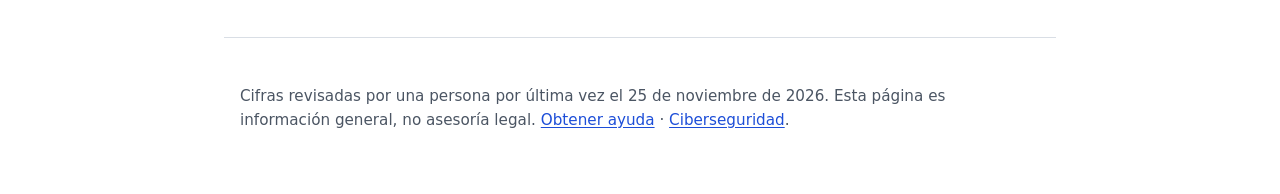
<file: es.html>
<!doctype html>
<html lang="es">
<head>
  <meta charset="utf-8">
  <meta name="viewport" content="width=device-width, initial-scale=1">
  <meta http-equiv="Content-Security-Policy"
        content="default-src 'self'; script-src 'self'; style-src 'self' https://fonts.googleapis.com; font-src https://fonts.gstatic.com; img-src 'self' data:; connect-src 'self'; object-src 'none'; base-uri 'self'; form-action 'none'">
  <meta name="referrer" content="no-referrer">
  <link rel="canonical" href="https://civicshieldproject.org/es.html">
  <meta name="description" content="Cifras verificadas y contexto sobre la aplicación de las leyes migratorias en EE. UU. en 2025–2026: detención, arrestos, quién está detenido, cambios de política y su estado en los tribunales, noticias equilibradas, ambos lados del debate y datos de Georgia. Cada cifra enlaza a su fuente.">
  <title>Civic Shield Project — Política, asistencia y monitoreo migratorio</title>
  <link rel="alternate" hreflang="en" href="index.html">
  <link rel="alternate" hreflang="es" href="es.html">
  <link rel="preconnect" href="https://fonts.googleapis.com">
  <link rel="preconnect" href="https://fonts.gstatic.com" crossorigin>
  <link href="https://fonts.googleapis.com/css2?family=Atkinson+Hyperlegible+Next:wght@400;500;700;800&family=Newsreader:opsz,wght@6..72,500;6..72,600&display=swap" rel="stylesheet">
  <link rel="stylesheet" href="styles.css?v=27">
</head>
<body class="page-data">

<a class="skip" href="help.html?lang=es">Ir a la ayuda de emergencia</a>

<header class="topbar">
  <div class="wrap masthead">
    <a class="brand" href="es.html"><svg class="brand-mark" viewBox="0 0 24 24" aria-hidden="true"><path d="M12 2.5 4 5.5v6c0 5 3.4 8.7 8 10 4.6-1.3 8-5 8-10v-6z"/><path d="M8 12h8M12 8v8"/></svg><span class="brand-name">Civic Shield Project</span></a>
    <div class="masthead-actions">
      <div class="lang lang-links" role="group" aria-label="Language / Idioma">
        <a href="index.html" hreflang="en">English</a>
        <a href="es.html" hreflang="es" aria-current="page">Español</a>
      </div>
      <a class="btn btn-sm help-link" href="help.html?lang=es">Ayuda<span class="wide-only">&nbsp;ahora</span></a>
    </div>
  </div>
  <div class="wrap">
    <p class="brand-sub">Un proyecto de política, asistencia y monitoreo migratorio en EE. UU.</p>
  </div>
  <div class="wrap navrow">
    <nav class="topnav" aria-label="Secciones">
      <a href="#trajectory">Tendencia</a>
      <a href="#news">Noticias</a>
      <a href="#georgia">Su estado</a>
      <a href="#who">Quién está detenido</a>
      <a href="#policy">Políticas</a>
      <a href="#sides">Ambos lados</a>
      <a href="cyber.html?lang=es">Ciberseguridad</a>
    </nav>
  </div>
</header>

<main class="wrap wrap-wide">

  <section class="hero">
    <p class="kicker">Sin partido · cada cifra con su fuente · en español e inglés</p>
    <h1 class="hero-h">Los hechos sobre la aplicación de las leyes migratorias en EE. UU., y ayuda cuando la necesite.</h1>
    <p class="mission">Civic Shield Project existe para reunir en un solo lugar los hechos sobre la aplicación de las leyes migratorias en EE. UU., con cada cifra vinculada a su fuente y sin tomar partido político. Está hecho para inmigrantes que necesitan conocer sus derechos y a dónde acudir, y para ciudadanos que quieren entender lo que ocurre en sus comunidades. Donde el registro es incierto o está en disputa, este sitio lo dice.</p>
    <p class="hero-ask">¿Por dónde quiere empezar?</p>
    <div class="paths">
      <a class="path path-help" href="help.html?lang=es">
        <svg viewBox="0 0 88 88" aria-hidden="true"><rect x="14" y="10" width="36" height="68" rx="3"/><path d="M8 78h72"/><circle cx="66" cy="34" r="7"/><path d="M56 78V58c0-6 4-10 10-10s10 4 10 10v20"/></svg>
        <span class="path-text"><strong>Ayuda ahora mismo</strong><span>ICE en la puerta, una parada de la policía o de ICE, o alguien fue detenido. Sus derechos según su estatus y a quién llamar.</span></span>
      </a>
      <a class="path path-facts" href="#trajectory">
        <svg viewBox="0 0 88 88" aria-hidden="true"><path d="M10 78h68"/><rect x="16" y="50" width="12" height="28" rx="2"/><rect x="38" y="34" width="12" height="44" rx="2"/><rect x="60" y="18" width="12" height="60" rx="2"/></svg>
        <span class="path-text"><strong>Vea los hechos</strong><span>Detención, arrestos, deportaciones y políticas, cada uno con su fuente. El argumento más fuerte de cada lado.</span></span>
      </a>
      <a class="path path-cyber" href="cyber.html?lang=es">
        <svg viewBox="0 0 88 88" aria-hidden="true"><rect x="24" y="8" width="40" height="72" rx="6"/><rect x="34" y="34" width="20" height="16" rx="2"/><path d="M38 34v-5a6 6 0 0 1 12 0v5"/></svg>
        <span class="path-text"><strong>Proteja a su familia en línea</strong><span>Ciberseguridad: detenga estafas con IA, proteja sus cuentas y congele su crédito.</span></span>
      </a>
    </div>
  </section>

  <!-- ===== FEATURE: detention trend ===== -->
  <section class="feature" aria-labelledby="ft-h">
    <div class="feature-text">
      <p class="kicker">Tendencia</p>
      <h2 id="ft-h">La detención subió cerca de dos tercios desde diciembre de 2024.</h2>
      <p>De 39,152 personas a 65,765, con un récord de 70,766 a fines de enero de 2026. ICE no ha publicado cifras de detención más recientes desde el 11 de julio de 2026, por eso la línea termina ahí.</p>
      <a href="#trajectory">Detención, ingresos y arrestos</a>
    </div>
    <figure class="feature-card">
      <p class="kicker">Personas en detención de ICE</p>
      <p class="feature-big"><span id="feature-last">65,765</span> <span class="feature-date">11 jul. 2026</span></p>
      <div id="feature-spark"></div>
      <figcaption>Fuente: datos de ICE compilados por <a href="https://tracreports.org/immigration/quickfacts/" target="_blank" rel="noopener noreferrer">TRAC</a> (en inglés)</figcaption>
    </figure>
  </section>

  <!-- ===== CIFRAS CLAVE ===== -->
  <section class="section" aria-labelledby="kf-h">
    <h2 id="kf-h">De un vistazo</h2>
    <p class="lede">Cada cifra enlaza a la página de donde salió. Donde la cifra del gobierno no se puede verificar, se indica. Última revisión por una persona: <time id="series-checked" datetime="2026-11-25">2026-11-25</time>. Las fuentes enlazadas están en inglés.</p>
    <dl class="tiles">
      <div><dt>65,765</dt><dd>personas en detención de ICE, 11 de julio de 2026; el récord fue 70,766 a fines de enero de 2026 <a href="https://tracreports.org/immigration/quickfacts/" target="_blank" rel="noopener noreferrer">TRAC</a></dd></div>
      <div><dt>50,925</dt><dd>arrestos de ICE en agosto de 2026, el tercer récord mensual consecutivo, según DHS <a href="https://www.executivegov.com/articles/ice-arrests-august-2026-record" target="_blank" rel="noopener noreferrer">ExecutiveGov</a></dd></div>
      <div><dt>483,200</dt><dd>deportaciones en el año fiscal 2026 (oct. 2025–sept. 2026), un récord, según ICE; ICE no ha publicado los datos detallados. Aún no hay cifra del año fiscal 2027. <a href="https://www.ajc.com/news/2026/11/ice-reports-record-high-immigration-arrests-and-deportations-since-trumps-return-to-white-house/" target="_blank" rel="noopener noreferrer">AP vía AJC</a> · <a href="https://cbsnews.com/news/ice-deportations-arrests-hit-record-high" target="_blank" rel="noopener noreferrer">CBS News</a></dd></div>
      <div><dt>70.6%</dt><dd>de las personas detenidas no tienen ninguna condena penal <a href="https://tracreports.org/immigration/quickfacts/" target="_blank" rel="noopener noreferrer">TRAC</a></dd></div>
      <div><dt>37</dt><dd>muertes bajo custodia de ICE en el año fiscal 2026, la cifra más alta registrada <a href="https://news.bloomberglaw.com/daily-labor-report/immigrant-deaths-in-ice-custody-nearly-double-as-oversight-wanes" target="_blank" rel="noopener noreferrer">Bloomberg Law</a></dd></div>
      <div><dt>2,608</dt><dd>acuerdos 287(g) con policías estatales y locales en 38 estados, 1 oct. 2026, frente a 135 en ene. 2025, según datos del DHS <a href="https://thelensnola.org/2026/10/07/287g-agreements-immigration-arrests/" target="_blank" rel="noopener noreferrer">Stateline</a></dd></div>
    </dl>
    <h3>Lo que reporta el gobierno pero nadie puede verificar</h3>
    <dl class="tiles tiles-unverified">
      <div><dt>713,000+</dt><dd>deportaciones desde enero de 2025, según DHS (feb. 2026). DHS dejó de publicar los datos de base. <a href="https://www.newsweek.com/3-million-undocumented-immigrants-have-left-us-trump-administration-11581214" target="_blank" rel="noopener noreferrer">Newsweek</a></dd></div>
      <div><dt>~2.2 M</dt><dd>"autodeportaciones" según DHS. El programa contable, Project Homecoming, registró unas 132,000 salidas a mediados de julio de 2026. <a href="https://www.axios.com/2026/07/28/trump-self-deportation-ice" target="_blank" rel="noopener noreferrer">Axios</a></dd></div>
    </dl>
  </section>

  <!-- ===== HUB ===== -->
  <h2 class="hub-h" id="hub-h">Explore los datos</h2>
  <nav class="hub" aria-label="Elija una sección">
    <a href="#trajectory" data-panel="trajectory"><svg class="hub-ico" viewBox="0 0 24 24" aria-hidden="true"><path d="M3 20h18M5 16l4-5 4 3 6-8"/></svg><strong>Tendencia</strong><span>Detención, ingresos y arrestos desde ene. 2025</span></a>
    <a href="#news" data-panel="news"><svg class="hub-ico" viewBox="0 0 24 24" aria-hidden="true"><rect x="3" y="4" width="18" height="16" rx="1"/><path d="M7 8h10M7 12h10M7 16h6"/></svg><strong>Noticias</strong><span>5 que citan los partidarios · 5 que citan los críticos · semanal</span></a>
    <a href="#georgia" data-panel="georgia"><svg class="hub-ico" viewBox="0 0 24 24" aria-hidden="true"><path d="M12 21s7-6.2 7-11.5A7 7 0 0 0 5 9.5C5 14.8 12 21 12 21z"/><circle cx="12" cy="9.5" r="2.5"/></svg><strong>Su estado</strong><span>Líneas · centros · cortes · ayuda legal · 287(g) — 10 estados</span></a>
    <a href="#who" data-panel="who"><svg class="hub-ico" viewBox="0 0 24 24" aria-hidden="true"><circle cx="9" cy="8" r="3"/><path d="M3 20c0-3.3 2.7-6 6-6s6 2.7 6 6"/><circle cx="17" cy="9" r="2.5"/><path d="M16 14c2.8 0 5 2.2 5 5"/></svg><strong>Quién está detenido</strong><span>70.6% sin condena · nacionalidades · muertes</span></a>
    <a href="#policy" data-panel="policy"><svg class="hub-ico" viewBox="0 0 24 24" aria-hidden="true"><path d="M12 3v18M5 7h14M5 7l-2.5 6a3 3 0 0 0 5 0zM19 7l-2.5 6a3 3 0 0 0 5 0zM8 21h8"/></svg><strong>Políticas</strong><span>12 cambios · 4 bloqueados por tribunales</span></a>
    <a href="#sides" data-panel="sides"><svg class="hub-ico" viewBox="0 0 24 24" aria-hidden="true"><path d="M8 4v16M16 4v16M4 8h4M16 16h4"/></svg><strong>Ambos lados</strong><span>El argumento más fuerte de cada lado</span></a>
  </nav>

  <!-- ===== TENDENCIA ===== -->
  <section id="trajectory" class="section panel" aria-labelledby="tr-h">
    <h2 id="tr-h">¿Está subiendo, estable o bajando?</h2>
    <p class="lede">Ambas cosas. La detención casi se duplicó durante 2025, alcanzó un máximo de unas 70,800 personas en enero de 2026, bajó a 60,300 en abril cuando las deportaciones y el programa de autodeportación alcanzaron el ritmo de ingresos, y desde entonces ha vuelto a subir hacia el máximo. Los arrestos, en cambio, siguieron marcando récords durante el verano de 2026: se arresta a más personas, pero una proporción creciente es liberada, vigilada o queda atascada en un rezago en lugar de ser deportada. <a href="https://www.hawaiitribune-herald.com/2026/09/15/nation-world-news/ice-arrests-keep-soaring-heres-why-they-are-not-leading-to-more-deportations/" target="_blank" rel="noopener noreferrer">Reuters</a> informó en septiembre que las deportaciones se mantienen cerca de 1,200 por día mientras los arrestos superan 1,600 por día.</p>

    <div class="chart-switch" role="tablist" aria-label="Elija una gráfica">
      <button type="button" role="tab" aria-selected="true" data-show="detention">Detenidos</button>
      <button type="button" role="tab" aria-selected="false" data-show="bookins">Ingresados</button>
      <button type="button" role="tab" aria-selected="false" data-show="arrests">Arrestados</button>
    </div>
    <figure class="chart" data-chart="detention"><figcaption>Personas en detención de ICE</figcaption></figure>
    <figure class="chart" data-chart="bookins" hidden><figcaption>Personas ingresadas a detención de ICE cada mes</figcaption></figure>
    <figure class="chart" data-chart="arrests" hidden><figcaption>Arrestos de ICE en el interior del país cada mes</figcaption></figure>

    <h3>El giro de la frontera al interior</h3>
    <p>En noviembre de 2024, dos tercios de las personas que ingresaban a detención de ICE habían sido arrestadas por la Patrulla Fronteriza en la frontera (13,572 de 21,130). Para junio de 2026 era menos de una de cada doce (3,575 de 43,138): ahora los arrestos del propio ICE en el interior impulsan la detención. <a href="https://tracreports.org/whatsnew/email.250107.html" target="_blank" rel="noopener noreferrer">TRAC, ene. 2025</a> · <a href="https://tracreports.org/immigration/quickfacts/" target="_blank" rel="noopener noreferrer">TRAC Quick Facts</a></p>
    <p>El <a href="https://www.themarshallproject.org/2026/09/10/ice-arrests-immigrants-local-police-287g" target="_blank" rel="noopener noreferrer">Marshall Project</a> atribuyó gran parte del aumento de 2026 a los acuerdos 287(g): paradas de tráfico y registros en cárceles por policías locales en los estados participantes, más que a grandes operativos visibles.</p>
  </section>

  <!-- ===== NOTICIAS ===== -->
  <section id="news" class="section panel" aria-labelledby="news-h">
    <h2 id="news-h">Cobertura reciente, cinco y cinco</h2>
    <p class="lede">Cinco historias que señalan la administración y sus partidarios, cinco que señalan los críticos, cada una enlazada al artículo original (en inglés). Se revisan y actualizan cada semana. Algunos medios bloquean los enlaces directos; esos se enlazan a través de una estación afiliada o socio de sindicación que publica el mismo artículo.</p>
    <div id="news-root"><p class="small">Cargando noticias…</p></div>
  </section>

  <!-- ===== GEORGIA ===== -->
  <section id="georgia" class="section panel" aria-labelledby="ga-h">
    <h2 id="ga-h">Georgia</h2>
    <div id="state-root"><p class="small">Cargando información del estado…</p></div>
  </section>

  <!-- ===== QUIÉN ===== -->
  <section id="who" class="section panel" aria-labelledby="who-h">
    <h2 id="who-h">Quién está siendo detenido</h2>
    <figure class="chart" data-chart="noconviction"><figcaption>Proporción de personas detenidas sin condena penal</figcaption></figure>
    <p>Lea estas dos líneas juntas. Unas siete de cada diez personas en detención nunca han sido condenadas por un delito. Unas cuatro o cinco de cada diez no tienen ni condena ni cargo pendiente: su única infracción es migratoria, de carácter civil. El resto tiene un cargo pendiente, que TRAC cuenta como "sin condena" y las declaraciones de DHS cuentan como "criminal". Esa diferencia de definición explica por qué los dos lados citan cifras distintas a partir de los mismos datos.</p>

    <figure class="chart" data-chart="nationalities"><figcaption>Arrestos de ICE por nacionalidad</figcaption></figure>

    <h3 id="pop-h">Quién vive aquí: la población inmigrante en general</h3>
    <p>Para poner en contexto quién es arrestado: cuántas personas nacidas en el extranjero viven en EE. UU., según su estatus, y cómo se compara la proporción de arrestos con la proporción de cada país en la población sin autorización. Las fuentes enlazadas están en inglés.</p>
    <div id="pop-root" class="pop" data-chart="population" aria-labelledby="pop-h"><p class="small">Cargando…</p></div>

    <dl class="facts">
      <div><dt>52 días</dt><dd>estancia promedio en detención, año fiscal 2026 hasta julio, frente a 44 días en septiembre de 2025. Estancias más largas más ingresos récord es lo que hace crecer la población detenida. <a href="https://www.openimmigration.us/enforcement/detention" target="_blank" rel="noopener noreferrer">Open Immigration</a> (agregador de las hojas de cálculo de ICE) · <a href="https://www.migrationpolicy.org/article/trump-immigrant-detention" target="_blank" rel="noopener noreferrer">Migration Policy Institute</a></dd></div>
      <div><dt>183,181</dt><dd>personas vigiladas fuera de detención (grillete electrónico, aplicación de teléfono, citas), julio de 2026. <a href="https://tracreports.org/immigration/quickfacts/" target="_blank" rel="noopener noreferrer">TRAC</a></dd></div>
      <div><dt>469</dt><dd>centros retuvieron personas para ICE en julio de 2026; 208 aparecían en el sitio web de ICE. El Congreso financió unas 41,500 camas; el resto se paga con transferencias de emergencia. <a href="https://www.vera.org/publications/ten-things-we-know-from-the-latest-ice-detention-data-august-2026" target="_blank" rel="noopener noreferrer">Vera</a></dd></div>
      <div><dt>37 + 23</dt><dd>muertes bajo custodia de ICE en los años fiscales 2026 y 2025. Human Rights Watch contó 52 muertes entre el 20 de enero de 2025 y el 4 de junio de 2026 y vinculó el aumento al hacinamiento y la falta de personal médico. <a href="https://www.hrw.org/report/2026/06/25/dying-in-detention/rising-deaths-in-an-expanding-us-immigration-detention-system" target="_blank" rel="noopener noreferrer">HRW</a> · <a href="https://www.americanimmigrationcouncil.org/blog/trump-deadlier-for-ice-detainees-than-covid-19-pandemic/" target="_blank" rel="noopener noreferrer">AIC</a></dd></div>
      <div><dt>1,000+</dt><dd>solicitantes de asilo somalíes con orden de deportación en todo el país desde febrero de 2026, más de la mitad en Minnesota, donde las órdenes de 2026 son unas diez veces las de 2025; casi todas pasaron por un proceso acelerado. ICE no publica las deportaciones por nacionalidad, así que no se sabe cuántas personas han sido deportadas en realidad. Un vuelo en septiembre llevó a 8 hombres somalíes de Guantánamo a Mogadiscio. <a href="https://somaliatoday.com/society/somali-deportation-orders-surge-nearly-tenfold-in-minnesota-2026-10-03/" target="_blank" rel="noopener noreferrer">Análisis del Star Tribune, vía Somalia Today</a> · <a href="https://www.mprnews.org/story/2026/09/25/adam-abdullah-is-among-8-deported-to-somalia-from-guantanamo-bay" target="_blank" rel="noopener noreferrer">MPR News</a></dd></div>
      <div><dt>8,217</dt><dd>titulares de TPS de países de la Liga Árabe cuya protección terminó: Siria (6,132), Yemen (1,380) y Somalia (705). Sudán (1,790) y Líbano (140) siguen protegidos por ahora. Ninguna fuente pública desglosa las deportaciones de 2025–2026 a estos países. Cifras compiladas por el National Immigration Forum, un grupo de defensa, a partir de datos de USCIS y del Registro Federal. <a href="https://forumtogether.org/article/temporary-protected-status-fact-sheet/" target="_blank" rel="noopener noreferrer">National Immigration Forum, 21 oct. 2026</a></dd></div>
    </dl>
  </section>

  <!-- ===== POLÍTICAS ===== -->
  <section id="policy" class="section panel" aria-labelledby="pol-h">
    <h2 id="pol-h">Cambios de política y su estado actual</h2>
    <p class="lede">Estado a finales de noviembre de 2026. "Bloqueado" significa que un tribunal lo suspendió mientras el caso continúa. Toque la fuente para ver la regla o el fallo.</p>

    <div class="policy-grid">

      <details class="policy restrictive">
        <summary><span class="pol-meta"><span class="pol-dir">Restrictiva</span> · Anulada por un tribunal el 21 ago. 2026; en apelación</span><span class="pol-title">Pausa de visas de inmigrante para 75 países</span></summary>
        <div class="pol-body">
        <p>El Departamento de Estado dejó de emitir visas de residencia permanente en los consulados a nacionales de 75 países, citando riesgo de "carga pública". Las personas aún pueden solicitar y tener entrevista, pero no se emite la visa. Las visas de trabajo, estudio y turismo no se ven afectadas. El 21 de agosto de 2026 un tribunal federal de Nueva York anuló la pausa, y el Departamento de Estado dice que ya no está en vigor. El gobierno apeló; el 19 de octubre un juez del Segundo Circuito se negó a restablecer la pausa mientras un panel de tres jueces considera la solicitud, pero suspendió la orden de volver a revisar las visas ya negadas por esa pausa. Días después del fallo, el Departamento de Estado suspendió en todo el mundo las entrevistas de visa de inmigrante para capacitar a los funcionarios consulares en la evaluación de "carga pública", y abogados dicen que en la práctica se emiten pocas visas.</p>
        <p class="pol-affects">Afecta a: solicitantes de visa de inmigrante por familia o empleo en el extranjero de los países listados, entre ellos Brasil, Egipto, Ghana, Irak, Jamaica, Pakistán, Rusia y Ucrania.</p>
        <a href="https://www.mintz.com/insights-center/viewpoints/2806/2026-01-29-state-department-suspends-immigrant-visa-processing-75" target="_blank" rel="noopener noreferrer">Mintz, 29 ene. 2026</a> · <a href="https://www.envoyglobal.com/wp-content/uploads/2026/08/CLINIC-v-Rubio-partial-MSJ-decision-08-21-2026.pdf" target="_blank" rel="noopener noreferrer">Orden judicial, 21 ago. 2026</a> · <a href="https://makilawfirm.com/immigration-updates/75-country-visa-ban-clinic-v-rubio/" target="_blank" rel="noopener noreferrer">Estado del caso, 6 nov. 2026</a> · <a href="https://www.pryorcashman.com/publications/federal-court-strikes-down-immigrant-visa-suspension-for-75-countries-as-department-of-state-imposes-worldwide-pause-on-immigrant-visa-processing" target="_blank" rel="noopener noreferrer">Pryor Cashman, 4 sept. 2026</a> · <a href="https://www.wunc.org/2026-10-26/court-ruling-fails-to-end-wait-for-thousands-of-immigrants-stuck-abroad-without-visas" target="_blank" rel="noopener noreferrer">NPR vía WUNC, 26 oct. 2026</a>
      </div>
      </details>

      <details class="policy restrictive">
        <summary><span class="pol-meta"><span class="pol-dir">Restrictiva</span> · Tarifa bloqueada por tribunales; cambio de lotería en vigor</span><span class="pol-title">H-1B: tarifa de $100,000 y lotería ponderada por salario</span></summary>
        <div class="pol-body">
        <p>El pago de $100,000 por nuevos trabajadores H-1B (proclamado en sept. 2025, renovado en sept. 2026) fue anulado por tribunales federales en Massachusetts (junio 2026) y California (30 sept. 2026). Por separado, desde el 27 de febrero de 2026 la lotería H-1B favorece los empleos de mayor salario, y DHS ha propuesto una tarifa de $103,265 mediante reglamentación formal.</p>
        <p class="pol-affects">Afecta a: empleadores que patrocinan nuevos trabajadores H-1B; sobre todo a graduados extranjeros de nivel inicial.</p>
        <a href="https://www.forbes.com/sites/stuartanderson/2026/10/01/judge-strikes-down-latest-version-of-100000-h-1b-immigration-fee/" target="_blank" rel="noopener noreferrer">Forbes, 1 oct. 2026</a> · <a href="https://www.bakerlaw.com/insights/uscis-implements-wagelevel-h1b-lottery/" target="_blank" rel="noopener noreferrer">BakerHostetler</a>
      </div>
      </details>

      <details class="policy restrictive">
        <summary><span class="pol-meta"><span class="pol-dir">Restrictiva</span> · Regla final, anulada por un tribunal el 16 nov. 2026</span><span class="pol-title">Fin de la "duración de estatus" para estudiantes</span></summary>
        <div class="pol-body">
        <p>Una regla de DHS limitaría las estancias F-1 y J-1 a cuatro años, reduciría el periodo de gracia de 60 a 30 días y exigiría extensiones pagadas a través de USCIS. Un tribunal federal de Massachusetts la bloqueó a nivel nacional el 14 de septiembre de 2026, un día antes de su entrada en vigor prevista; el gobierno apeló esa orden ante el Primer Circuito el 30 de septiembre. El 16 de noviembre de 2026 el mismo tribunal decidió el fondo del caso y anuló la regla, al concluir que excedía la autoridad legal del DHS; el gobierno puede apelar.</p>
        <p class="pol-affects">Afecta a: cerca de un millón de estudiantes internacionales y visitantes de intercambio, y sus dependientes.</p>
        <a href="https://wire.auburn.edu/content/announcements/2026/09/21093802-announcement.php" target="_blank" rel="noopener noreferrer">Universidad de Auburn, 21 sept. 2026</a> · <a href="https://www.bal.com/immigration-news/united-states-federal-court-blocks-dhs-duration-of-status-final-rule-before-effective-date/" target="_blank" rel="noopener noreferrer">BAL, 15 sept. 2026</a> · <a href="https://www.presidentsalliance.org/duration-of-status-litigation/" target="_blank" rel="noopener noreferrer">Estado del litigio, 28 oct. 2026</a> · <a href="https://news.bloomberglaw.com/us-law-week/dhs-restrictions-on-f-1-foreign-students-stay-in-us-overturned" target="_blank" rel="noopener noreferrer">Bloomberg Law, 16 nov. 2026</a> · <a href="https://www.nafsa.org/legal-defense-DS" target="_blank" rel="noopener noreferrer">NAFSA, 16 nov. 2026</a>
      </div>
      </details>

      <details class="policy restrictive">
        <summary><span class="pol-meta"><span class="pol-dir">Restrictiva</span> · En vigor; un tribunal de apelaciones suspendió el regreso del TPS de Venezuela</span><span class="pol-title">Terminación del TPS y fin del parole CHNV</span></summary>
        <div class="pol-body">
        <p>DHS ha terminado el Estatus de Protección Temporal (TPS) para 13 países, que cubría a más de 1 millón de personas. Siria terminó el 27 de julio y Haití el 4 de agosto de 2026; Honduras, Nepal y Nicaragua antes; en agosto de 2026 los tribunales permitieron que avanzaran las terminaciones de Etiopía y Somalia. El TPS de Ucrania y Sudán, que vencía el 19 de octubre de 2026, se mantiene por ahora sin fecha de fin anunciada. A finales de octubre ningún tribunal bloqueaba estas terminaciones. La designación de Venezuela de 2023 es la excepción a vigilar: un tribunal de distrito concluyó que su terminación fue ilegal, y el 30 de octubre de 2026 un panel del Noveno Circuito se negó por unanimidad a suspender ese fallo. El 3 de noviembre el mismo panel cambió de posición y concedió al gobierno una suspensión administrativa de 14 días a partir del 6 de noviembre, así que el TPS y el permiso de trabajo no volverán el 6 de noviembre como se esperaba para las personas inscritas bajo esa designación (unas 348,000, según un cálculo del DHS de 2025). El 18 de noviembre el panel extendió esa suspensión hasta siete días después de que decida la apelación; ese mismo día el gobierno había pedido la intervención de la Corte Suprema y retiró esa solicitud el 19 de noviembre. La suspensión no decide el caso; los venezolanos y los empleadores deben estar atentos a nuevas órdenes judiciales y a las instrucciones de USCIS. El programa de parole CHNV (Cuba, Haití, Nicaragua, Venezuela) terminó tras una suspensión de la Corte Suprema en mayo de 2025.</p>
        <p class="pol-affects">Afecta a: ~615,000 venezolanos, ~335,000 haitianos, ~51,000 hondureños con TPS; ~500,000 beneficiarios del parole CHNV.</p>
        <a href="https://www.pewresearch.org/short-reads/2026/08/12/second-trump-administration-has-ended-temporary-protected-status-for-most-immigrants-who-had-it/" target="_blank" rel="noopener noreferrer">Pew, 12 ago. 2026</a> · <a href="https://www.aila.org/library/scotus-allows-dhs-to-terminate-chnv-parole-pending-further-litigation" target="_blank" rel="noopener noreferrer">AILA</a> · <a href="https://forumtogether.org/article/temporary-protected-status-fact-sheet/" target="_blank" rel="noopener noreferrer">Ficha del TPS del Forum, 21 oct. 2026</a> · <a href="https://www.latintimes.com/more-627000-venezuelans-could-regain-deportation-protections-united-states-600743" target="_blank" rel="noopener noreferrer">Latin Times, 1 nov. 2026</a> · <a href="https://immigration-analytics.com/2026/10/30/venezuelan-tps-ninth-circuit-stay/" target="_blank" rel="noopener noreferrer">Immigration Analytics, 30 oct. 2026</a> · <a href="https://news.bloomberglaw.com/daily-labor-report/ninth-circuit-pauses-order-restoring-tps-relief-for-venezuelans-34" target="_blank" rel="noopener noreferrer">Bloomberg Law, 3 nov. 2026</a> · <a href="https://scotusblog.com/2026/11/trump-administration-asks-supreme-court-to-block-lower-court-ruling-keeping-protected-status-in-/" target="_blank" rel="noopener noreferrer">SCOTUSblog, 19 nov. 2026</a> · <a href="https://abc30.com/post/venezuela-temporary-protected-status-court-grants-trump-request-halt-tps-order-restoring-deportation-protections-migrants/20055936/" target="_blank" rel="noopener noreferrer">AP vía ABC30, 19 nov. 2026</a> · <a href="https://www.cronista.com/en/immigration/venezuelans-face-another-delay-in-tps-protections-as-appeals-court-pauses-reinstatement/" target="_blank" rel="noopener noreferrer">El Cronista, 4 nov. 2026</a> · <a href="https://www.riotimesonline.com/venezuelan-deportation-shield-nears-return-ninth-circuit" target="_blank" rel="noopener noreferrer">Rio Times, 1 nov. 2026</a> · <a href="https://abc7.com/story/judge-clears-termination-ethiopians-temporary-protected-status/19698210/" target="_blank" rel="noopener noreferrer">ABC News, 18 ago. 2026</a> · <a href="https://www.ajc.com/news/2026/10/homeland-security-grants-temporary-deportation-reprieve-for-more-than-100k-ukrainians-and-sudanese/" target="_blank" rel="noopener noreferrer">AP vía AJC, 19 oct. 2026</a>
      </div>
      </details>

      <details class="policy restrictive">
        <summary><span class="pol-meta"><span class="pol-dir">Restrictiva</span> · En vigor desde el 17 jul. 2026 (remoción expedita); regla de fianza dividida por circuito</span><span class="pol-title">Remoción expedita en todo el país y detención sin fianza</span></summary>
        <div class="pol-body">
        <p>Cualquier persona en el interior que no pueda probar dos años de presencia continua puede ser deportada sin ver a un juez de inmigración; el Circuito de D.C. permitió que esto entrara en vigor en julio de 2026. Por separado, la decisión de la BIA <em>Matter of Yajure Hurtado</em> niega audiencias de fianza a quienes entraron sin inspección. Tribunales en California y el Tercer Circuito la han rechazado; el Quinto y el Octavo la mantienen (el pleno del Quinto Circuito lo reafirmó 10 a 7 el 23 de octubre de 2026), así que la elegibilidad para fianza ahora depende de dónde esté detenida la persona. En octubre de 2026 la Corte Suprema aceptó decidir si la ley exige audiencias de fianza.</p>
        <p class="pol-affects">Afecta a: residentes de largo plazo sin prueba de dos años de presencia; personas detenidas que entraron sin inspección.</p>
        <a href="https://www.aila.org/library/d-c-circuit-allows-expansion-of-expedited-removal" target="_blank" rel="noopener noreferrer">AILA, jul. 2026</a> · <a href="https://www.lehighvalleyimmigrationlawyers.com/blog/nationwide-class-certified-federal-court-strikes-down-yajure-hurtado-and-restores-bond-eligibility-for-thousands-of-immigrants/" target="_blank" rel="noopener noreferrer">Estado de Yajure Hurtado, 29 ago. 2026</a> · <a href="https://www.staradvertiser.com/2026/10/23/breaking-news/court-rules-constitution-does-not-guarantee-bond-hearings-for-migrants/" target="_blank" rel="noopener noreferrer">Reuters, 23 oct. 2026</a>
      </div>
      </details>

      <details class="policy restrictive">
        <summary><span class="pol-meta"><span class="pol-dir">Restrictiva</span> · En vigor desde el 18 sept. 2026</span><span class="pol-title">Regla de carga pública derogada; revisión de redes sociales</span></summary>
        <div class="pol-body">
        <p>DHS retiró la regla de carga pública de 2022, de modo que los oficiales pueden considerar cualquier beneficio en efectivo o en especie al decidir solicitudes de residencia. Los solicitantes de visa en la mayoría de las categorías deben poner sus redes sociales en público, y USCIS ahora recopila identificadores de redes sociales en nueve formularios, incluidos el I-485 y el N-400.</p>
        <p class="pol-affects">Afecta a: solicitantes de residencia y familias de estatus mixto; la mayoría de los solicitantes de visa de no inmigrante; solicitantes de ciudadanía.</p>
        <a href="https://www.federalregister.gov/documents/2026/07/20/2026-14539/public-charge-ground-of-inadmissibility" target="_blank" rel="noopener noreferrer">Registro Federal, 20 jul. 2026</a> · <a href="https://www.visalawyerblog.com/u-s-expands-social-media-screening-for-more-visa-applicants/" target="_blank" rel="noopener noreferrer">Revisión de redes sociales</a>
      </div>
      </details>

      <details class="policy restrictive">
        <summary><span class="pol-meta"><span class="pol-dir">Restrictiva</span> · En vigor desde el 16 mar. 2026</span><span class="pol-title">Aplicación más dura del I-9 y E-Verify</span></summary>
        <div class="pol-body">
        <p>ICE reclasificó más de diez errores de papeleo en el Formulario I-9 de "técnicos" a "sustanciales", eliminó el plazo de diez días para corregirlos y fijó multas de $288 a $2,861 por formulario. Los empleadores que verifican documentos a distancia deben probar que eran participantes activos de E-Verify.</p>
        <p class="pol-affects">Afecta a: todos los empleadores de EE. UU.; trabajadores cuyos empleadores son auditados.</p>
        <a href="https://www.morganlewis.com/pubs/2026/04/ice-rewrites-the-rules-on-form-i-9-violations" target="_blank" rel="noopener noreferrer">Morgan Lewis, 14 abr. 2026</a>
      </div>
      </details>

      <details class="policy restrictive">
        <summary><span class="pol-meta"><span class="pol-dir">Restrictiva</span> · En vigor, en expansión</span><span class="pol-title">287(g): policías locales como agentes de inmigración</span></summary>
        <div class="pol-body">
        <p>Los acuerdos que permiten a policías y alguaciles locales interrogar, detener y entregar personas a ICE crecieron de 135 en enero de 2025 a 2,608 al 1 de octubre de 2026, en 38 estados, la mayoría bajo el modelo de "fuerza de tarea" que permite actuar en la calle. Georgia tenía 45 jurisdicciones participantes a febrero de 2026.</p>
        <p class="pol-affects">Afecta a: cualquier persona parada o registrada por una agencia participante, incluso en paradas de tráfico.</p>
        <a href="https://maxwellcommons.substack.com/p/everythings-ice" target="_blank" rel="noopener noreferrer">Kocher, 9 dic. 2025</a> · <a href="https://www.ice.gov/identify-and-arrest/287g" target="_blank" rel="noopener noreferrer">Página 287(g) de ICE</a> · <a href="https://thelensnola.org/2026/10/07/287g-agreements-immigration-arrests/" target="_blank" rel="noopener noreferrer">Stateline, oct. 2026</a>
      </div>
      </details>

      <details class="policy restrictive">
        <summary><span class="pol-meta"><span class="pol-dir">Restrictiva</span> · En vigor desde el 22 jun. 2026; la Corte Suprema se negó a restablecerlo el 27 oct.</span><span class="pol-title">Los jueces de inmigración ya no pueden "cerrar administrativamente" casos de deportación</span></summary>
        <div class="pol-body">
        <p>El cierre administrativo permitía a un juez de inmigración apartar un caso, por ejemplo mientras se decidía otra solicitud. Texas demandó por la regla de 2024 que lo permitía, el Departamento de Justicia estuvo de acuerdo el mismo día y un juez federal bloqueó la regla de forma permanente en todo el país. El 27 de octubre de 2026 la Corte Suprema, sin disidencias registradas, rechazó la petición de tres ciudades y un grupo de asistencia legal de restablecerla mientras apelan.</p>
        <p class="pol-affects">Afecta a: personas en la corte de inmigración cuyos casos podrían haberse pausado en lugar de avanzar hacia una orden de deportación.</p>
        <a href="https://gvwire.com/2026/10/27/supreme-court-denies-immigration-judges-the-power-to-shelve-deportation-cases/" target="_blank" rel="noopener noreferrer">Reuters vía GV Wire, 27 oct. 2026</a>
      </div>
      </details>
      <details class="policy restrictive">
        <summary><span class="pol-meta"><span class="pol-dir">Restrictiva</span> · Estatal (Tennessee) · Bloqueada por un tribunal estatal el 2 nov. 2026 (orden temporal)</span><span class="pol-title">Tennessee: el permiso de trabajo ya no basta para la licencia de conducir</span></summary>
        <div class="pol-body">
        <p>El Departamento de Seguridad de Tennessee ahora exige prueba de un periodo específico de estadía autorizada para una licencia de conducir temporal y dice que un permiso de trabajo por sí solo no es suficiente. Cientos de beneficiarios de DACA dicen que les han negado la renovación desde el 1 de octubre; defensores de inmigrantes dicen que titulares de TPS, refugiados, asilados y titulares de visa U enfrentan problemas similares. El 2 de noviembre de 2026 un juez de Nashville emitió una orden de restricción temporal que prohíbe al estado rechazar permisos de trabajo o exigir una visa o un I-94 para la licencia; la orden no decide la demanda. El 10 de noviembre el tribunal extendió la orden mientras continúa el caso; la próxima audiencia está fijada para el 7 de diciembre.</p>
        <p class="pol-affects">Afecta a: beneficiarios de DACA y otros inmigrantes con permiso de trabajo en Tennessee que manejan para ir al trabajo, la escuela o la corte.</p>
        <a href="https://www.newschannel5.com/news/hundreds-of-tennessee-daca-recipients-say-theyre-being-denied-drivers-license-renewals-since-oct-1" target="_blank" rel="noopener noreferrer">NewsChannel 5, 8 oct. 2026</a> · <a href="https://www.newschannel5.com/news/questions-grow-over-tennessee-drivers-license-renewals-for-immigrants-with-legal-status" target="_blank" rel="noopener noreferrer">NewsChannel 5, 12 oct. 2026</a> · <a href="https://www.newsfromthestates.com/article/judge-blocks-tennessee-denying-drivers-licenses-immigrants-work-permits" target="_blank" rel="noopener noreferrer">Tennessee Lookout, 2 nov. 2026</a> · <a href="https://newschannel5.com/news/judge-temporarily-blocks-tennessee-drivers-license-restrictions-affecting-daca-recipients-other-immigrants" target="_blank" rel="noopener noreferrer">NewsChannel 5, 4 nov. 2026</a> · <a href="https://www.unotv.com/us/inmigracion-us/tennessee-vuelve-a-dar-licencias-a-inmigrantes-con-permiso-de-trabajo/" target="_blank" rel="noopener noreferrer">Uno TV, 12 nov. 2026 (en español)</a>
      </div>
      </details>
      <details class="policy mixed">
        <summary><span class="pol-meta"><span class="pol-dir">Mixta</span> · En vigor</span><span class="pol-title">"Autodeportación" pagada (CBP Home / Project Homecoming)</span></summary>
        <div class="pol-body">
        <p>Quienes registran su salida mediante la aplicación CBP Home reciben el viaje pagado y un estipendio, que subió de $1,000 a $2,600 en enero de 2026. Unas 72,000 personas lo habían usado en marzo de 2026 y unas 132,000 a mediados de julio; alrededor de la mitad salieron desde detención de ICE. DHS dice que cuesta unos $2,500 por caso frente a unos $18,000 por una deportación formal. Los abogados advierten que salir puede activar castigos de reingreso de varios años que el programa no siempre exime.</p>
        <p class="pol-affects">Afecta a: personas indocumentadas que evalúan si salir voluntariamente.</p>
        <a href="https://www.aila.org/library/dhs-announces-increased-stipend-for-self-deportation-via-the-cbp-home-app" target="_blank" rel="noopener noreferrer">AILA, ene. 2026</a> · <a href="https://www.axios.com/2026/07/28/trump-self-deportation-ice" target="_blank" rel="noopener noreferrer">Axios, 28 jul. 2026</a>
      </div>
      </details>

      <details class="policy facilitative">
        <summary><span class="pol-meta"><span class="pol-dir">Facilitadora</span> · En vigor desde dic. 2025</span><span class="pol-title">"Gold Card": residencia por una donación de $1 millón</span></summary>
        <div class="pol-body">
        <p>Un pago no reembolsable de $1 millón al Tesoro cuenta como evidencia de habilidad extraordinaria para una residencia EB-1 o EB-2. La demanda es pequeña: para mayo de 2026, 165 personas habían pagado, 59 habían presentado solicitud y una fue aprobada. No se pudo verificar ninguna política aparte de vía rápida para científicos o STEM; las afirmaciones al respecto parecen infundadas.</p>
        <p class="pol-affects">Afecta a: solo solicitantes adinerados; sin cambio para los casos EB-1/EB-2 ordinarios.</p>
        <a href="https://documentedny.com/2026/05/15/trump-gold-card-program/" target="_blank" rel="noopener noreferrer">Documented, 15 may. 2026</a>
      </div>
      </details>

    </div>
  </section>

  <!-- ===== AMBOS LADOS ===== -->
  <section id="sides" class="section panel" aria-labelledby="sides-h">
    <h2 id="sides-h">Ambos lados del debate</h2>
    <p class="lede">La versión más fuerte de cada argumento, con quién lo sostiene. Cuando los dos lados usan los mismos datos, la disputa suele ser de definiciones.</p>
    <div class="twocol sides">
      <div class="side side-a">
        <h3>El argumento a favor del aumento de la aplicación</h3>
        <ol>
          <li><strong>La disuasión funciona en la frontera.</strong> DHS reporta 16 meses consecutivos sin liberaciones en la frontera suroeste y aprehensiones cerca de 94% más bajas, lo que atribuye a una aplicación creíble en el interior. <a href="https://www.foxnews.com/politics/trump-dhs-hits-16-straight-months-0-releases-border" target="_blank" rel="noopener noreferrer">Fox News</a></li>
          <li><strong>Por fin se aplica la ley.</strong> Los partidarios sostienen que las órdenes finales de deportación y la presencia ilegal son infracciones sin importar los antecedentes penales, y que la discreción de administraciones anteriores equivalía a no aplicar la ley. La expansión de la remoción expedita fue confirmada en apelación. <a href="https://www.aila.org/library/d-c-circuit-allows-expansion-of-expedited-removal" target="_blank" rel="noopener noreferrer">AILA</a></li>
          <li><strong>Seguridad pública.</strong> ICE y el DOJ destacan las deportaciones de personas con vínculos con pandillas y condenas graves; ICE dice que 720 de las 1,226 personas arrestadas en su operativo de Atlanta tenían cargos o condenas. <a href="https://www.ajc.com/news/2026/08/ice-announces-more-than-1200-georgia-arrests/" target="_blank" rel="noopener noreferrer">AJC</a></li>
          <li><strong>La salida voluntaria es más barata y más humana.</strong> DHS dice que una autodeportación pagada cuesta unos $2,500 frente a $18,000 por una deportación, y acorta la detención de quienes la eligen. <a href="https://www.axios.com/2026/07/28/trump-self-deportation-ice" target="_blank" rel="noopener noreferrer">Axios</a></li>
          <li><strong>Efectos laborales para trabajadores estadounidenses.</strong> La administración y el DOL sostienen que la aplicación más estricta del I-9 empuja a los empleadores hacia contrataciones legales y salarios iniciales más altos; es la menos documentada de las afirmaciones, y no se encontró ningún estudio independiente del periodo.</li>
        </ol>
      </div>
      <div class="side side-b">
        <h3>El argumento en contra</h3>
        <ol>
          <li><strong>La mayoría de los detenidos no tiene condena.</strong> Las propias estadísticas de detención de ICE, compiladas por TRAC, muestran que el 70.6% de las personas en detención no tiene condena penal; alrededor del 40–48% tampoco tiene cargos pendientes. Los críticos dicen que el discurso de "lo peor de lo peor" no coincide con quiénes están realmente detenidos. <a href="https://tracreports.org/immigration/quickfacts/" target="_blank" rel="noopener noreferrer">TRAC</a> · <a href="https://austinkocher.substack.com/p/number-of-detained-immigrants-with" target="_blank" rel="noopener noreferrer">Kocher</a></li>
          <li><strong>El debido proceso se está adelgazando.</strong> La remoción expedita se salta al juez; <em>Yajure Hurtado</em> niega la fianza a una clase amplia; no hay defensor público en la corte de inmigración, y la representación gratuita cerca de Stewart se ha reducido. <a href="https://www.wabe.org/as-immigration-detention-in-georgia-grows-access-to-free-attorneys-shrinks/" target="_blank" rel="noopener noreferrer">WABE</a></li>
          <li><strong>Hay personas muriendo bajo custodia.</strong> 37 muertes en el año fiscal 2026 según los propios avisos de defunción de ICE, la cifra más alta registrada; HRW vincula el aumento al hacinamiento y a la falta de personal médico. Dos de las muertes de 2026 fueron en centros de Georgia. <a href="https://www.hrw.org/report/2026/06/25/dying-in-detention/rising-deaths-in-an-expanding-us-immigration-detention-system" target="_blank" rel="noopener noreferrer">HRW</a></li>
          <li><strong>Ciudadanos y residentes legales quedan atrapados.</strong> Detenciones indebidas de ciudadanos estadounidenses, incluido el caso de Evanston, y arrestos en citas de rutina y en tribunales. <a href="https://news.wttw.com/2026/09/24/what-we-know-after-officials-say-ice-detained-us-citizen-and-left-him-injured-evanston" target="_blank" rel="noopener noreferrer">WTTW</a></li>
          <li><strong>Costo y rendición de cuentas.</strong> La GAO documentó gasto desperdiciado en detención; el Congreso financió ~41,500 camas y DHS mantiene a más de 65,000 personas mediante transferencias de emergencia; los estados demandan por el derecho a inspeccionar centros privados. <a href="https://www.pbs.org/newshour/politics/ice-has-wasted-tens-of-millions-of-dollars-with-uninformed-detention-plans-gao-finds" target="_blank" rel="noopener noreferrer">AP/PBS</a> · <a href="https://stateline.org/2026/09/17/states-fight-to-inspect-federal-immigrant-detention-facilities/" target="_blank" rel="noopener noreferrer">Stateline</a></li>
          <li><strong>Disrupción económica.</strong> Empleadores agrícolas, lecheros y de la construcción reportan que no pueden cubrir los puestos vacantes; la redada en la planta de Hyundai en Georgia generó una reclamación de $2 millones. <a href="https://knpr.org/npr/2026-09-28/trumps-immigration-push-has-largely-spared-farms-idaho-dairymen-worry-it-wont-last" target="_blank" rel="noopener noreferrer">NPR</a> · <a href="https://www.ajc.com/news/2026/09/ice-faces-2m-claim-over-unprecedented-raid-at-hyundai-site-in-georgia/" target="_blank" rel="noopener noreferrer">AJC</a></li>
        </ol>
      </div>
    </div>
    <h3>De dónde salen las cifras, y por qué ambos lados pueden citar los mismos datos</h3>
    <p>Casi todas las cifras de esta página, incluidas las que citan los críticos, provienen de los propios registros del gobierno. Conocer la cadena ayuda a juzgar cualquier afirmación:</p>
    <ul class="lineage">
      <li><strong>Estadísticas de detención de ICE</strong> — las hojas de cálculo quincenales del propio ICE (población, ingresos, estatus de condena, lista de centros). TRAC, Vera y Austin Kocher compilan <em>este</em> archivo; no añaden datos propios. <a href="https://www.ice.gov/detain/detention-management" target="_blank" rel="noopener noreferrer">ice.gov</a></li>
      <li><strong>Registros de ICE obtenidos por FOIA</strong> — registros individuales de arrestos y deportaciones entregados al Deportation Data Project (UC Berkeley), de los que informan AP, NPR y Stateline. La propia nota metodológica de ICE explica que las remociones expeditas procesadas por CBP no se cuentan como deportaciones de ICE, una razón por la que los totales difieren entre agencias. <a href="https://deportationdata.org/news/2025-09-29-update-ICE-removals.html" target="_blank" rel="noopener noreferrer">Deportation Data Project</a></li>
      <li><strong>Oficina de Estadísticas de Seguridad Nacional del DHS (OHSS)</strong> — la oficina oficial de estadísticas del departamento: las <a href="https://ohss.dhs.gov/topics/immigration/immigration-enforcement/monthly-tables" target="_blank" rel="noopener noreferrer">tablas mensuales de aplicación</a>, el <a href="https://ohss.dhs.gov/topics/immigration/immigration-enforcement/annual-flow-report" target="_blank" rel="noopener noreferrer">informe anual de acciones de aplicación</a> y el <a href="https://ohss.dhs.gov/topics/immigration/yearbook-immigration-statistics" target="_blank" rel="noopener noreferrer">Anuario</a>. Son las definiciones de referencia ("remoción", "retorno", "ingreso") con las que debe leerse cualquier otra fuente. Reportajes de 2026 hallaron que la serie de deportaciones no se había actualizado para el periodo de 2025 y que el panel de deportaciones de ICE no se actualizaba desde enero de 2025; donde OHSS publica, se cita aquí primero. <a href="https://www.washingtonsun.com/immigration/trump-administration-immigration-data-deportations?redirected=notus_org" target="_blank" rel="noopener noreferrer">NOTUS</a></li>
      <li><strong>Comunicados de prensa del DHS</strong> — totales de titular (deportaciones, "autodeportaciones") sin las tablas de base. Se muestran en esta página en los recuadros ámbar de "reportado pero no verificable".</li>
      <li><strong>Inspecciones y litigios</strong> — informes del Inspector General del DHS y de la GAO, órdenes judiciales e investigaciones de ONG (HRW, Vera, AIC). Describen condiciones, no conteos, y se atribuyen a sus autores cada vez que aparecen.</li>
    </ul>
    <p class="small">En pocas palabras: partidarios y críticos suelen estar leyendo la misma hoja de cálculo de ICE. Los desacuerdos son sobre definiciones (condena frente a cargo pendiente; remoción frente a retorno) y sobre qué denominador usar. Esta página muestra ambos siempre que puede.</p>
    <p><strong>Hacia dónde va:</strong> las variables sin resolver son los fallos de la Corte Suprema sobre deportaciones a terceros países y el TPS venezolano, la división entre circuitos sobre audiencias de fianza, si el Congreso financia el nivel de detención que DHS mantiene, y si las deportaciones pueden alcanzar el ritmo de los arrestos. Las páginas de datos enlazadas arriba se actualizan cada dos semanas.</p>
  </section>

  <!-- ===== MÉTODO ===== -->
  <section id="method" class="section" aria-labelledby="m-h">
    <h2 id="m-h">Cómo se verifica esta página</h2>
    <ul>
      <li>Una cifra aparece solo si una persona abrió la página enlazada y la vio allí. Las cifras redondeadas o de segunda mano se marcan como aproximadas.</li>
      <li>TRAC compila las propias hojas de cálculo de detención de ICE cada dos semanas; Vera y el Deportation Data Project (UC Berkeley) usan registros obtenidos por FOIA. Las definiciones oficiales de referencia son las de OHSS (Oficina de Estadísticas de Seguridad Nacional del DHS); donde OHSS ha publicado para el periodo, se cita primero. Los totales de comunicados de DHS se muestran por separado porque las tablas de base no se han publicado.</li>
      <li>Las fuentes de defensa y vigilancia (HRW, Vera, AIC, ACLU) se usan para condiciones y litigios, nunca como única fuente de un conteo, y se nombran cada vez que aparecen.</li>
      <li>"Sin condena penal" (TRAC) incluye a personas con cargos pendientes; "sin condena ni cargo pendiente" (Kocher) no. Se muestran ambos.</li>
      <li>Los datos de las gráficas están en un archivo público <code>data/series.json</code> servido con este sitio, con una URL de fuente en cada punto.</li>
      <li>La traducción al español la hizo el equipo del sitio; las fuentes enlazadas están en inglés salvo que se indique lo contrario.</li>
    </ul>
  </section>

</main>

<footer class="wrap wrap-wide foot">
  <p>Cifras revisadas por una persona por última vez el <time datetime="2026-11-25">25 de noviembre de 2026</time>. Esta página es información general, no asesoría legal. <a href="help.html?lang=es">Obtener ayuda</a> · <a href="cyber.html?lang=es">Ciberseguridad</a>.</p>
</footer>

<script src="charts.js?v=22"></script>
<script src="tabs.js?v=19"></script>
<script src="states.js?v=20"></script>
<script src="news.js?v=19"></script>
<script src="langpick.js?v=19"></script>
</body>
</html>
</file>
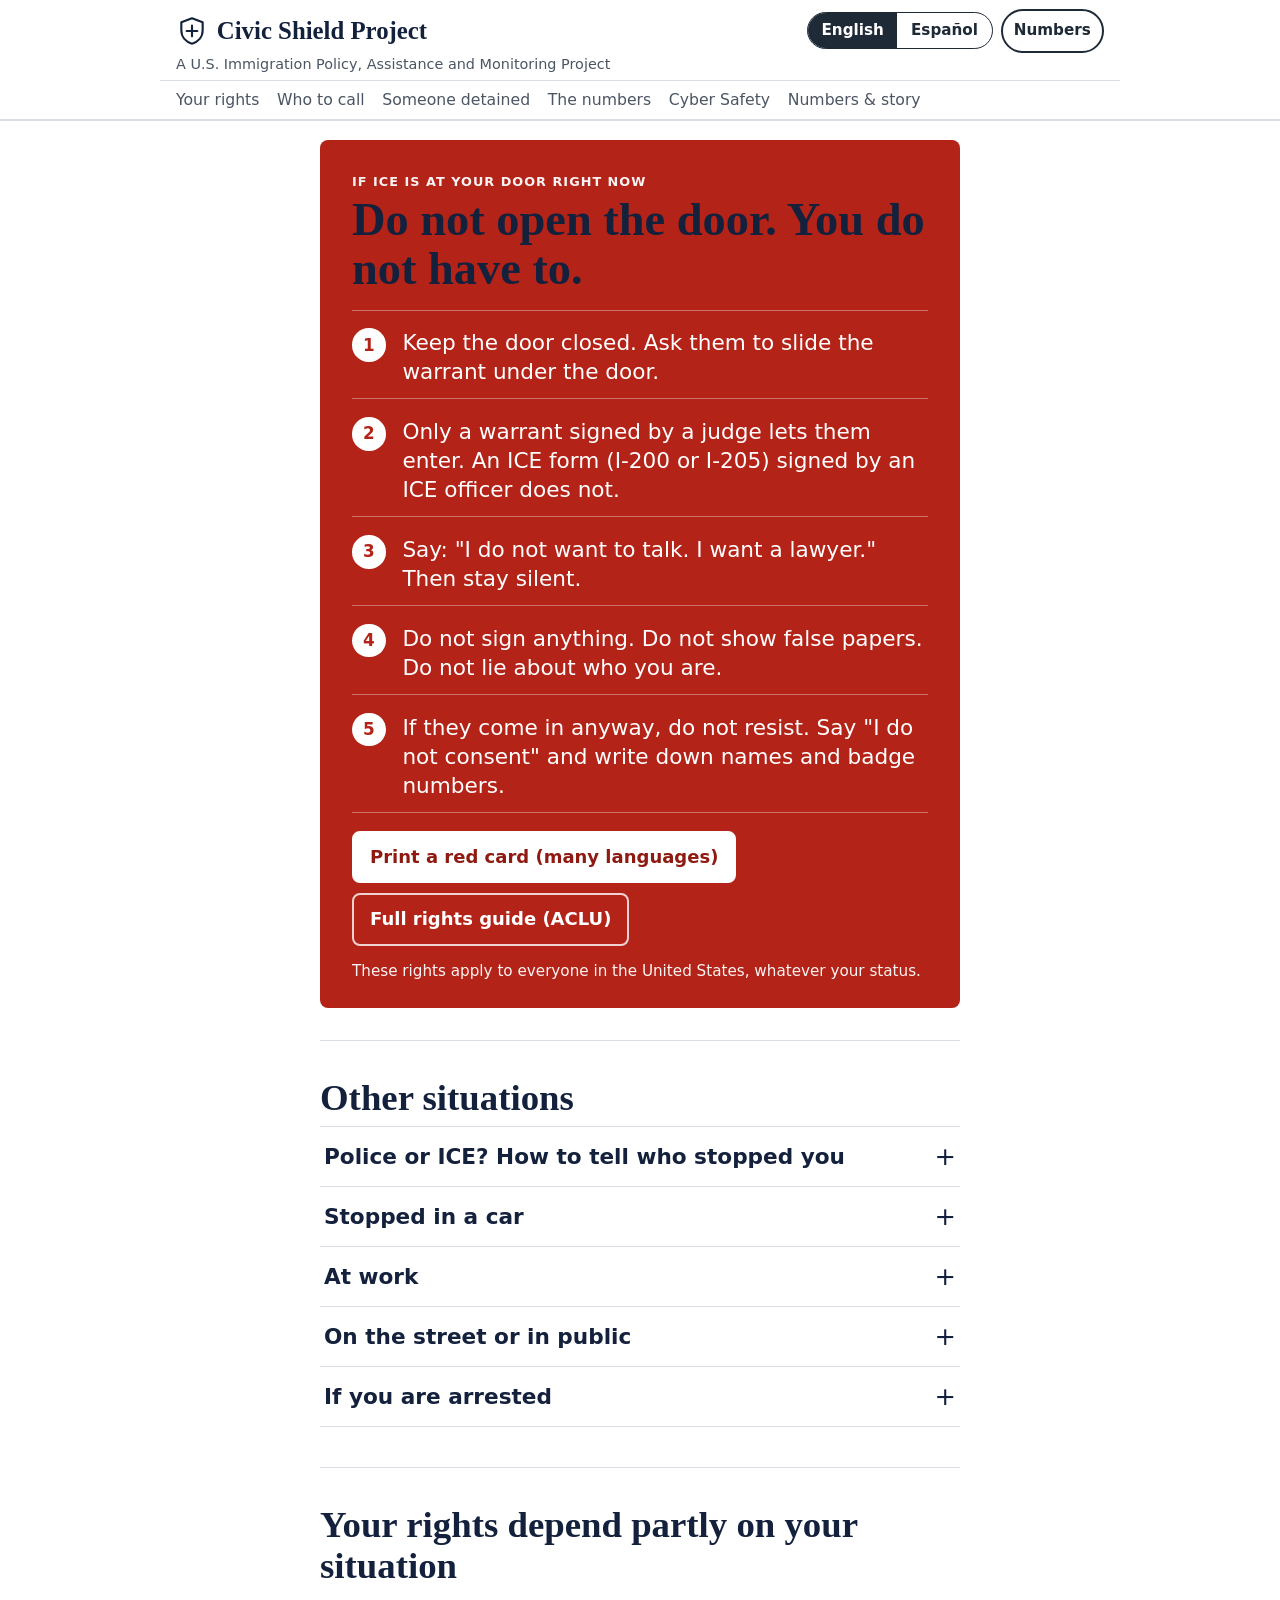
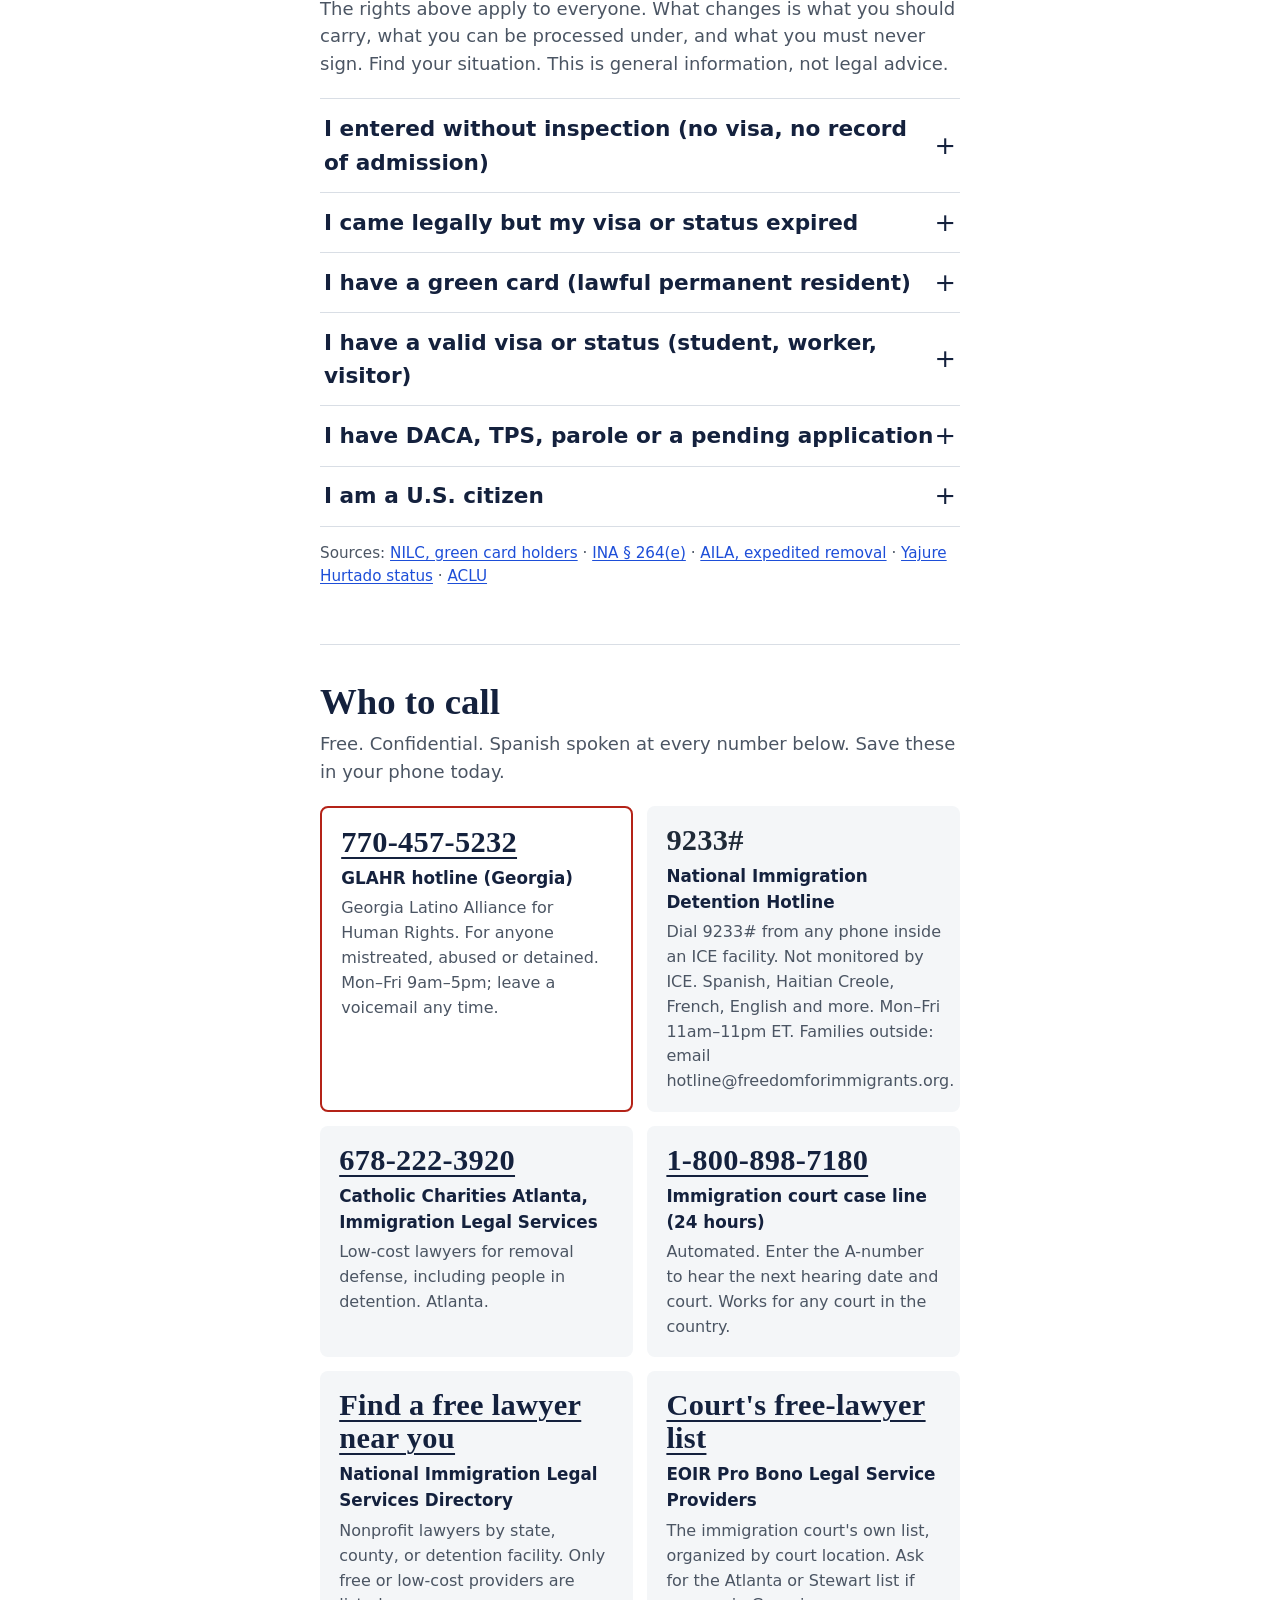
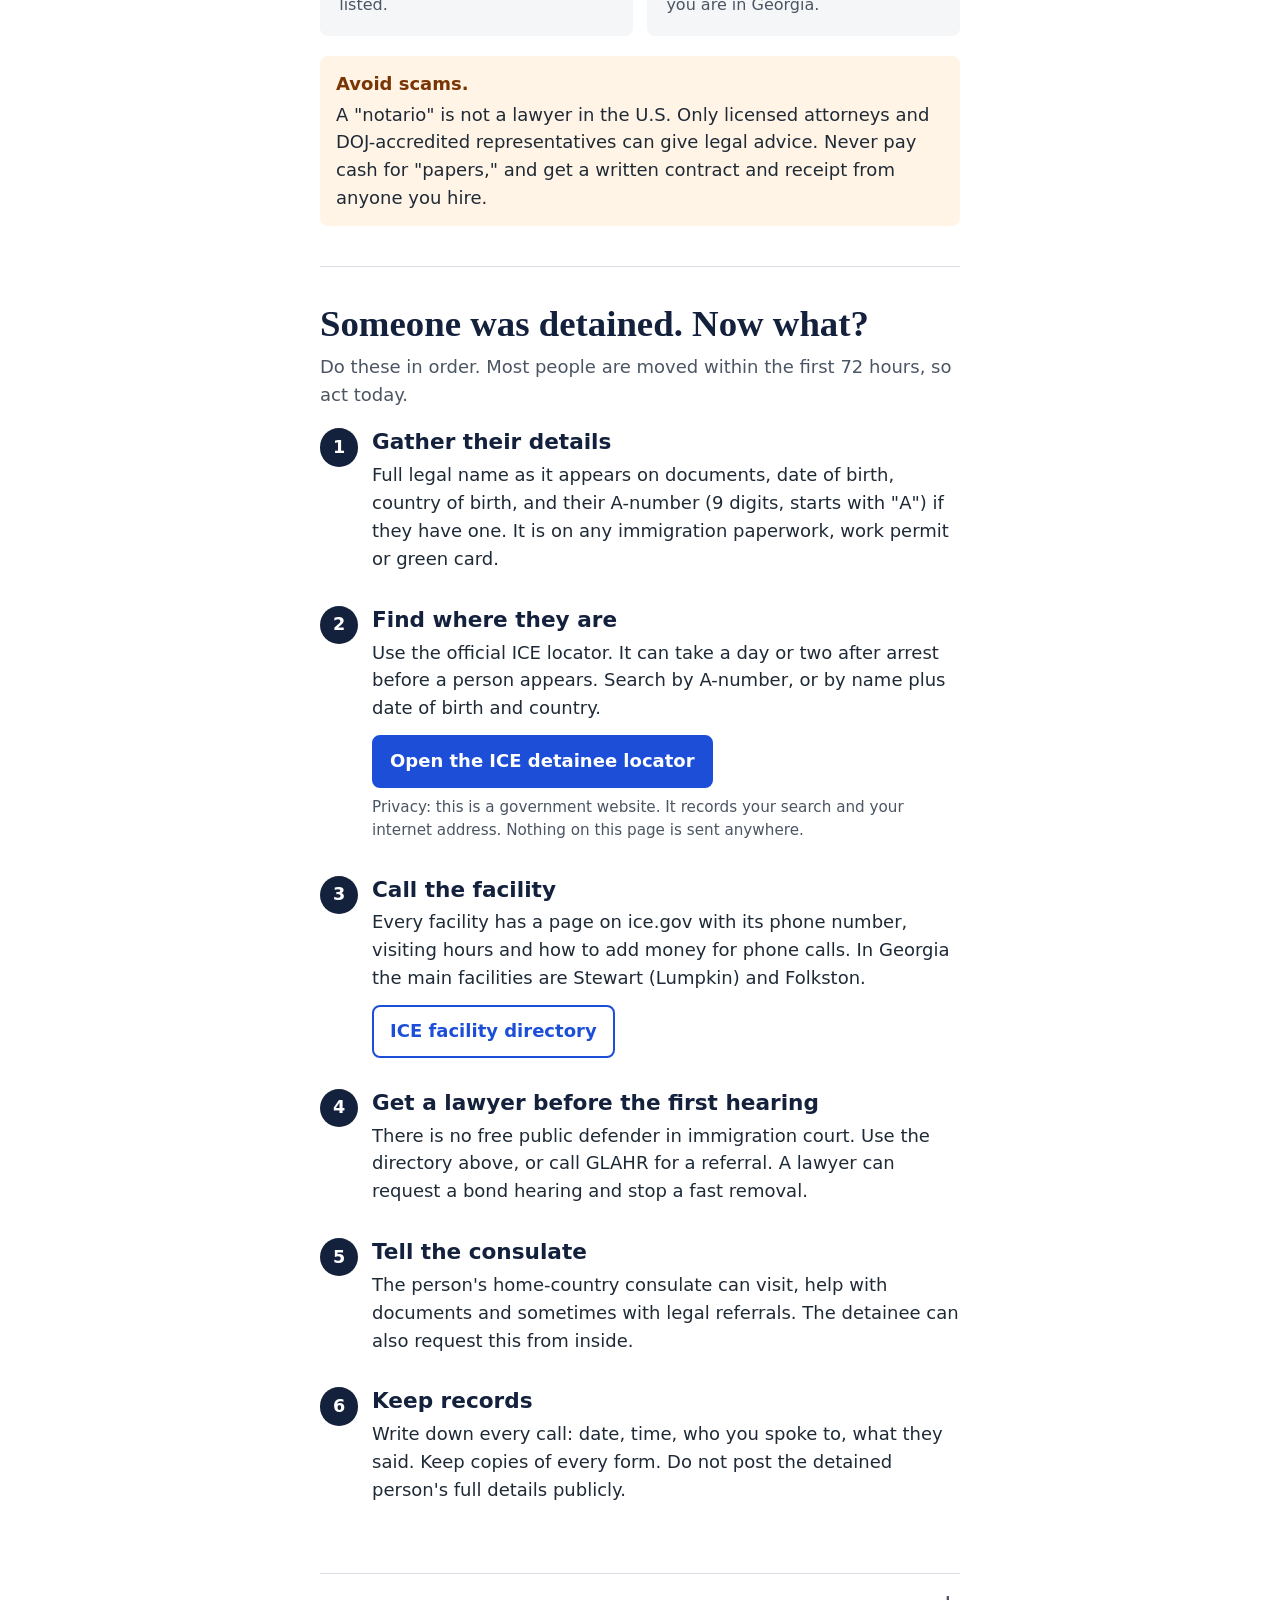
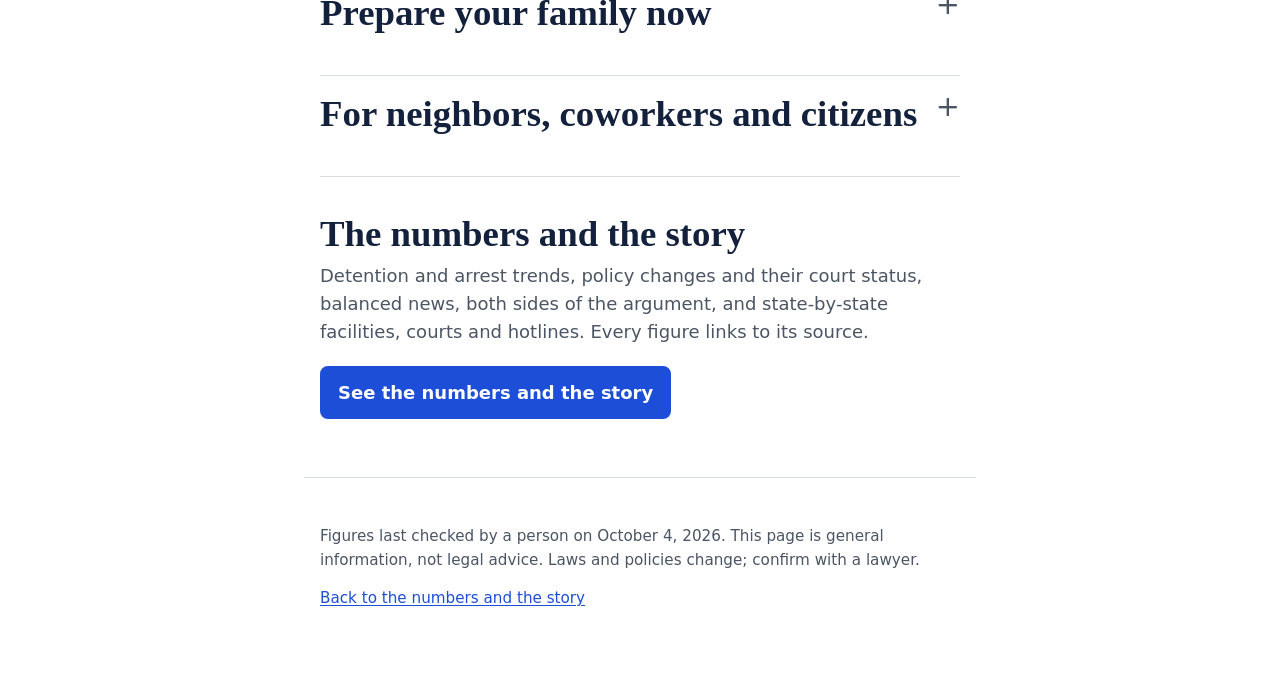
<file: help.html>
<!doctype html>
<html lang="en">
<head>
  <meta charset="utf-8">
  <meta name="viewport" content="width=device-width, initial-scale=1">
  <meta http-equiv="Content-Security-Policy"
        content="default-src 'self'; script-src 'self'; style-src 'self' https://fonts.googleapis.com; font-src https://fonts.gstatic.com; img-src 'self' data:; connect-src 'self'; object-src 'none'; base-uri 'self'; form-action 'none'">
  <meta name="referrer" content="no-referrer">
  <link rel="canonical" href="https://civicshieldproject.org/help.html">
  <meta name="description" content="What to do if ICE comes to your door, who to call, how to find someone in detention, and verified numbers on U.S. immigration enforcement. English and Spanish.">
  <title>Civic Shield Project — Get help: your rights, who to call, someone detained</title>
  <link rel="preconnect" href="https://fonts.googleapis.com">
  <link rel="preconnect" href="https://fonts.gstatic.com" crossorigin>
  <link href="https://fonts.googleapis.com/css2?family=Atkinson+Hyperlegible+Next:wght@400;500;700;800&family=Newsreader:opsz,wght@6..72,500;6..72,600&display=swap" rel="stylesheet">
  <link rel="stylesheet" href="styles.css?v=27">
</head>
<body class="page-help">

<a class="skip" href="#rights" data-i18n="skip">Skip to emergency guidance</a>

<header class="topbar">
  <div class="wrap masthead">
    <a class="brand" href="index.html" data-i18n-href="home"><svg class="brand-mark" viewBox="0 0 24 24" aria-hidden="true"><path d="M12 2.5 4 5.5v6c0 5 3.4 8.7 8 10 4.6-1.3 8-5 8-10v-6z"/><path d="M8 12h8M12 8v8"/></svg><span class="brand-name">Civic Shield Project</span></a>
    <div class="masthead-actions">
      <div class="lang" role="group" aria-label="Language / Idioma">
      <button type="button" data-lang="en" aria-pressed="true">English</button>
      <button type="button" data-lang="es" aria-pressed="false">Español</button>
    </div>
      <a class="btn btn-sm back-link" href="index.html" data-i18n="nav.back">Numbers</a>
    </div>
  </div>
  <div class="wrap">
    <p class="brand-sub" data-i18n="site.sub">A U.S. Immigration Policy, Assistance and Monitoring Project</p>
  </div>
  <div class="wrap navrow">
    <nav class="topnav" aria-label="Sections">
      <a href="#rights" data-i18n="nav.rights">Your rights</a>
      <a href="#call" data-i18n="nav.call">Who to call</a>
      <a href="#detained" data-i18n="nav.detained">Someone detained</a>
      <a href="#data" data-i18n="nav.data">The numbers</a>
      <a href="cyber.html" data-i18n="nav.cyber">Cyber Safety</a>
      <a href="index.html" data-i18n="nav.story">Numbers &amp; story</a>
    </nav>
  </div>
</header>

<main id="top" class="wrap">

  <!-- ===== EMERGENCY: AT THE DOOR ===== -->
  <section id="rights" class="band band-red" aria-labelledby="rights-h">
    <p class="band-kicker" data-i18n="rights.kicker">If ICE is at your door right now</p>
    <h2 id="rights-h" class="band-h" data-i18n="rights.h">Do not open the door. You do not have to.</h2>
    <ol class="big-rules">
      <li><span data-i18n="rights.r1">Keep the door closed. Ask them to slide the warrant under the door.</span></li>
      <li><span data-i18n="rights.r2">Only a warrant signed by a judge lets them enter. An ICE form (I-200 or I-205) signed by an ICE officer does not.</span></li>
      <li><span data-i18n="rights.r3">Say: "I do not want to talk. I want a lawyer." Then stay silent.</span></li>
      <li><span data-i18n="rights.r4">Do not sign anything. Do not show false papers. Do not lie about who you are.</span></li>
      <li><span data-i18n="rights.r5">If they come in anyway, do not resist. Say "I do not consent" and write down names and badge numbers.</span></li>
    </ol>
    <div class="band-actions">
      <a class="btn btn-light" href="https://www.ilrc.org/redcards" target="_blank" rel="noopener noreferrer" data-i18n="rights.redcard">Print a red card (many languages)</a>
      <a class="btn btn-outline-light" href="https://www.aclu.org/know-your-rights/immigrants-rights" target="_blank" rel="noopener noreferrer" data-i18n="rights.aclu">Full rights guide (ACLU)</a>
    </div>
    <p class="band-foot" data-i18n="rights.everyone">These rights apply to everyone in the United States, whatever your status.</p>
  </section>

  <!-- ===== OTHER SITUATIONS ===== -->
  <section class="section" aria-labelledby="sit-h">
    <h2 id="sit-h" data-i18n="sit.h">Other situations</h2>

    <details class="sit">
      <summary data-i18n="sit.who">Police or ICE? How to tell who stopped you</summary>
      <ul>
        <li data-i18n="sit.who1">ICE and Border Patrol agents often wear vests or jackets that say "POLICE," drive unmarked cars, and may be in plain clothes. A "POLICE" label does not mean local police.</li>
        <li data-i18n="sit.who2">Ask calmly: "What agency are you with?" and "Can I see your badge?" You can ask for the officer's name and badge number.</li>
        <li data-i18n="sit.who3">Local police usually drive marked city, county or state cars. In some counties local police have a 287(g) agreement and can act for ICE; see "Your state" on the main page.</li>
        <li data-i18n="sit.who4">Whoever it is, your core rights are the same: stay silent about where you were born and your status, do not consent to searches, do not resist, and never show false papers.</li>
      </ul>
    </details>

    <details class="sit">
      <summary data-i18n="sit.car">Stopped in a car</summary>
      <h3 class="sit-h" data-i18n="sit.car.both">Either way</h3>
      <ul>
        <li data-i18n="sit.car1">If you are driving, show your driver's license, registration and proof of insurance when asked, whether it is police or ICE. State law requires drivers to produce them to officers making a stop, and refusing can turn a stop into an arrest.</li>
        <li data-i18n="sit.car2">Passengers do not have to show ID or answer questions. You can ask: "Am I free to go?" If yes, leave calmly.</li>
        <li data-i18n="sit.car3">You do not have to answer where you were born, whether you are a citizen, or how you entered the country.</li>
        <li data-i18n="sit.car4">Do not consent to a search. Say "I do not consent to a search." Do not physically resist.</li>
        <li data-i18n="sit.car5">Do not hand over a foreign passport or consular ID unless you must. It can be used as evidence of where you are from.</li>
      </ul>
      <h3 class="sit-h" data-i18n="sit.car.police">If it is local police</h3>
      <ul>
        <li data-i18n="sit.carp1">Police enforce traffic and criminal law, not immigration law, and do not need to know your status. You can say: "I don't want to answer that."</li>
        <li data-i18n="sit.carp2">The biggest risk is being arrested and booked into jail, even for a minor offense like driving without a license. Fingerprints taken at booking are shared with ICE, and in 287(g) counties the jail can hold you for ICE.</li>
      </ul>
      <h3 class="sit-h" data-i18n="sit.car.ice">If it is ICE or Border Patrol</h3>
      <ul>
        <li data-i18n="sit.cari1">Immigration agents do not enforce traffic laws. They need reasonable suspicion of an immigration violation to stop you, and a warrant, probable cause or your consent to search the car.</li>
        <li data-i18n="sit.cari2">If you say you are not a U.S. citizen, they can ask for your immigration documents. If you have a green card or valid visa, show it; adults are required to carry it.</li>
        <li data-i18n="sit.cari3">If you are undocumented, stay silent and ask for a lawyer. Do not say where you are from and do not sign anything.</li>
        <li data-i18n="sit.cari4">An administrative ICE warrant (Form I-200 or I-205) allows an arrest but does not allow agents to force their way into a home.</li>
      </ul>
      <p class="small"><span data-i18n="sit.car.src">Sources:</span> <a href="https://www.immigrantdefenseproject.org/wp-content/uploads/2020.04.29-car-stops-advisory-formatted_final.pdf" target="_blank" rel="noopener noreferrer">Immigrant Defense Project, ICE car stops</a> · <a href="https://www.aclu-wa.org/know-your-rights/when-stopped-police-or-immigration-agents/" target="_blank" rel="noopener noreferrer">ACLU of Washington</a> · <a href="https://www.acluva.org/know-your-rights/stopped-by-police-or-ice/" target="_blank" rel="noopener noreferrer">ACLU of Virginia</a></p>
    </details>

    <details class="sit">
      <summary data-i18n="sit.work">At work</summary>
      <ul>
        <li data-i18n="sit.work1">Stay calm. Do not run. Running can be used against you.</li>
        <li data-i18n="sit.work2">You have the right to remain silent and to ask for a lawyer.</li>
        <li data-i18n="sit.work3">Agents need a judicial warrant or the employer's permission to enter non-public areas.</li>
        <li data-i18n="sit.work4">If you are detained, give your family your full name, date of birth and A-number (if you have one) ahead of time.</li>
      </ul>
    </details>

    <details class="sit">
      <summary data-i18n="sit.street">On the street or in public</summary>
      <ul>
        <li data-i18n="sit.street1">Ask: "Am I being detained, or am I free to go?"</li>
        <li data-i18n="sit.street2">If you are not being detained, walk away calmly.</li>
        <li data-i18n="sit.street3">You can refuse a search of your bag or phone. Say so out loud.</li>
        <li data-i18n="sit.street4">Do not carry documents from another country (like a foreign passport) unless you must. Never carry false documents.</li>
      </ul>
    </details>

    <details class="sit">
      <summary data-i18n="sit.arrested">If you are arrested</summary>
      <ul>
        <li data-i18n="sit.arrested1">Say you want a lawyer. Say you want to stay silent. Then stay silent.</li>
        <li data-i18n="sit.arrested2">Do not sign a "stipulated removal" or "voluntary departure" form without a lawyer. Signing can give up your right to a hearing.</li>
        <li data-i18n="sit.arrested3">You can ask to call your consulate. You can ask for a bond hearing.</li>
        <li data-i18n="sit.arrested4">Memorize one phone number of someone who will act for you.</li>
      </ul>
    </details>
  </section>

  <!-- ===== BY STATUS ===== -->
  <section id="status" class="section" aria-labelledby="st-h">
    <h2 id="st-h" data-i18n="st.h">Your rights depend partly on your situation</h2>
    <p class="lede" data-i18n="st.lede">The rights above apply to everyone. What changes is what you should carry, what you can be processed under, and what you must never sign. Find your situation. This is general information, not legal advice.</p>

    <details class="sit">
      <summary data-i18n="st.undoc">I entered without inspection (no visa, no record of admission)</summary>
      <ul>
        <li data-i18n="st.undoc1">Since July 2026, ICE can use "expedited removal" anywhere in the country on anyone who cannot prove two years of continuous presence: deportation without seeing a judge. Carry proof you have been here more than two years: leases, pay stubs, utility bills, school or medical records with your name and dates.</li>
        <li data-i18n="st.undoc2">In some parts of the country, people who entered without inspection are being denied bond hearings under a 2025 ruling (Matter of Yajure Hurtado). Courts disagree; a lawyer can tell you what applies where you are held.</li>
        <li data-i18n="st.undoc3">You do not have to say where you were born or how you entered. Never carry false documents or a foreign ID you don't need.</li>
        <li data-i18n="st.undoc4">If you have a U.S.-citizen spouse, parent or child, or have been here a long time, you may have options. Ask a lawyer before making any decision, including "self-deportation," which can trigger a 3- or 10-year bar on returning.</li>
      </ul>
    </details>

    <details class="sit">
      <summary data-i18n="st.over">I came legally but my visa or status expired</summary>
      <ul>
        <li data-i18n="st.over1">Keep proof of your lawful entry: your I-94 (available at i94.cbp.dhs.gov), passport stamp, or old visa. Because you were admitted, you are generally entitled to a full hearing before an immigration judge rather than expedited removal, and you may be eligible for bond.</li>
        <li data-i18n="st.over2">Being admitted also matters for the future: it can make you eligible to apply for a green card from inside the U.S. through a U.S.-citizen spouse or adult child. Do not leave the country to "fix" it without legal advice; leaving can trigger a re-entry bar.</li>
        <li data-i18n="st.over3">Do not sign a "voluntary departure" or "stipulated removal" form without a lawyer.</li>
      </ul>
    </details>

    <details class="sit">
      <summary data-i18n="st.lpr">I have a green card (lawful permanent resident)</summary>
      <ul>
        <li data-i18n="st.lpr1">Federal law requires adults to carry the card (INA § 264(e)). Keep it on you and a photo of it somewhere safe.</li>
        <li data-i18n="st.lpr2">Your status cannot be taken away without a hearing before an immigration judge. If an officer, at an airport or anywhere, asks you to sign Form I-407 to "abandon" your residency, you can refuse. Say: "I do not abandon my residency. I want a hearing."</li>
        <li data-i18n="st.lpr3">You are at higher risk if you have any criminal conviction or pending charge, even old or minor, or if you have spent more than 180 days abroad in one trip. Talk to a lawyer before international travel if either applies.</li>
        <li data-i18n="st.lpr4">You are still entitled to remain silent and to refuse a search beyond showing the card.</li>
      </ul>
    </details>

    <details class="sit">
      <summary data-i18n="st.visa">I have a valid visa or status (student, worker, visitor)</summary>
      <ul>
        <li data-i18n="st.visa1">Carry proof of status: I-94, I-20 or DS-2019 (students), I-797 approval notice (workers), or your passport and visa. Officers can detain you while they verify status; proof shortens that.</li>
        <li data-i18n="st.visa2">Visas can be revoked without a hearing, and in 2026 the government is screening social media for most applicants. Keep your school's international office or your employer's immigration contact informed of anything that happens.</li>
        <li data-i18n="st.visa3">Students: a rule capping your stay at four years is blocked in court as of October 2026 but could return. Check with your DSO before any long absence.</li>
      </ul>
    </details>

    <details class="sit">
      <summary data-i18n="st.tps">I have DACA, TPS, parole or a pending application</summary>
      <ul>
        <li data-i18n="st.tps1">Carry your work permit (EAD) and a copy of your approval or receipt notice. A pending application is not status, but it is evidence that you are in the system and may affect how you are treated.</li>
        <li data-i18n="st.tps2">TPS has been ended for most countries in 2025–26 and some terminations are in court. If your country's TPS ended, your old EAD may no longer be valid. Check the current status for your country with a lawyer or the <a href="index.html#policy">policy section</a> before assuming you are protected.</li>
        <li data-i18n="st.tps3">DACA renewals continue; initial applications are not being approved. Keep your renewal current and avoid international travel without advance parole and legal advice.</li>
      </ul>
    </details>

    <details class="sit">
      <summary data-i18n="st.usc">I am a U.S. citizen</summary>
      <ul>
        <li data-i18n="st.usc1">You cannot be deported, but citizens have been detained by mistake. Say clearly: "I am a U.S. citizen." You are not required to carry proof, but a passport card or a photo of your birth certificate or naturalization certificate on your phone ends a stop faster.</li>
        <li data-i18n="st.usc2">If you were naturalized, keep a copy of your certificate somewhere a family member can reach.</li>
        <li data-i18n="st.usc3">You have the right to film enforcement in public from a safe distance and to refuse to open your door without a judicial warrant, the same as anyone else.</li>
      </ul>
    </details>

    <p class="small"><span data-i18n="st.src">Sources:</span> <a href="https://www.nilc.org/resources/green-card-holders-know-your-rights-risks-during-the-second-trump-administration/" target="_blank" rel="noopener noreferrer">NILC, green card holders</a> · <a href="https://www.nolo.com/legal-encyclopedia/do-i-really-need-carry-green-card-me.html" target="_blank" rel="noopener noreferrer">INA § 264(e)</a> · <a href="https://www.aila.org/library/d-c-circuit-allows-expansion-of-expedited-removal" target="_blank" rel="noopener noreferrer">AILA, expedited removal</a> · <a href="https://www.lehighvalleyimmigrationlawyers.com/blog/nationwide-class-certified-federal-court-strikes-down-yajure-hurtado-and-restores-bond-eligibility-for-thousands-of-immigrants/" target="_blank" rel="noopener noreferrer">Yajure Hurtado status</a> · <a href="https://www.aclu.org/know-your-rights/immigrants-rights" target="_blank" rel="noopener noreferrer">ACLU</a></p>
  </section>

  <!-- ===== WHO TO CALL ===== -->
  <section id="call" class="section" aria-labelledby="call-h">
    <h2 id="call-h" data-i18n="call.h">Who to call</h2>
    <p class="lede" data-i18n="call.lede">Free. Confidential. Spanish spoken at every number below. Save these in your phone today.</p>

    <ul class="phones">
      <li id="state-hotline">
        <a class="tel" href="tel:+17704575232">770-457-5232</a>
        <strong data-i18n="call.glahr">GLAHR hotline (Georgia)</strong>
        <span data-i18n="call.glahr.d">Georgia Latino Alliance for Human Rights. For anyone mistreated, abused or detained. Mon–Fri 9am–5pm; leave a voicemail any time.</span>
      </li>
      <li>
        <span class="tel tel-static">9233#</span>
        <strong data-i18n="call.ffi">National Immigration Detention Hotline</strong>
        <span data-i18n="call.ffi.d">Dial 9233# from any phone inside an ICE facility. Not monitored by ICE. Spanish, Haitian Creole, French, English and more. Mon–Fri 11am–11pm ET. Families outside: email hotline@freedomforimmigrants.org.</span>
      </li>
      <li>
        <a class="tel" href="tel:+16782223920">678-222-3920</a>
        <strong data-i18n="call.ccila">Catholic Charities Atlanta, Immigration Legal Services</strong>
        <span data-i18n="call.ccila.d">Low-cost lawyers for removal defense, including people in detention. Atlanta.</span>
      </li>
      <li>
        <a class="tel" href="tel:+18008987180">1-800-898-7180</a>
        <strong data-i18n="call.eoirline">Immigration court case line (24 hours)</strong>
        <span data-i18n="call.eoirline.d">Automated. Enter the A-number to hear the next hearing date and court. Works for any court in the country.</span>
      </li>
      <li>
        <a class="tel" href="https://www.immigrationadvocates.org/nonprofit/legaldirectory/" target="_blank" rel="noopener noreferrer" data-i18n="call.find">Find a free lawyer near you</a>
        <strong data-i18n="call.find.t">National Immigration Legal Services Directory</strong>
        <span data-i18n="call.find.d">Nonprofit lawyers by state, county, or detention facility. Only free or low-cost providers are listed.</span>
      </li>
      <li>
        <a class="tel" href="https://www.justice.gov/eoir/list-pro-bono-legal-service-providers" target="_blank" rel="noopener noreferrer" data-i18n="call.eoir">Court's free-lawyer list</a>
        <strong data-i18n="call.eoir.t">EOIR Pro Bono Legal Service Providers</strong>
        <span data-i18n="call.eoir.d">The immigration court's own list, organized by court location. Ask for the Atlanta or Stewart list if you are in Georgia.</span>
      </li>
    </ul>

    <aside class="note note-warn">
      <strong data-i18n="call.scam">Avoid scams.</strong>
      <span data-i18n="call.scam.d">A "notario" is not a lawyer in the U.S. Only licensed attorneys and DOJ-accredited representatives can give legal advice. Never pay cash for "papers," and get a written contract and receipt from anyone you hire.</span>
    </aside>
  </section>

  <!-- ===== SOMEONE WAS DETAINED ===== -->
  <section id="detained" class="section" aria-labelledby="det-h">
    <h2 id="det-h" data-i18n="det.h">Someone was detained. Now what?</h2>
    <p class="lede" data-i18n="det.lede">Do these in order. Most people are moved within the first 72 hours, so act today.</p>

    <ol class="steps">
      <li>
        <h3 data-i18n="det.s1">Gather their details</h3>
        <p data-i18n="det.s1.d">Full legal name as it appears on documents, date of birth, country of birth, and their A-number (9 digits, starts with "A") if they have one. It is on any immigration paperwork, work permit or green card.</p>
      </li>
      <li>
        <h3 data-i18n="det.s2">Find where they are</h3>
        <p data-i18n="det.s2.d">Use the official ICE locator. It can take a day or two after arrest before a person appears. Search by A-number, or by name plus date of birth and country.</p>
        <a class="btn" href="https://locator.ice.gov/odls/" target="_blank" rel="noopener noreferrer" data-i18n="det.s2.btn">Open the ICE detainee locator</a>
        <p class="small" data-i18n="det.s2.priv">Privacy: this is a government website. It records your search and your internet address. Nothing on this page is sent anywhere.</p>
      </li>
      <li>
        <h3 data-i18n="det.s3">Call the facility</h3>
        <p data-i18n="det.s3.d">Every facility has a page on ice.gov with its phone number, visiting hours and how to add money for phone calls. In Georgia the main facilities are Stewart (Lumpkin) and Folkston.</p>
        <a class="btn btn-secondary" href="https://www.ice.gov/detention-facilities" target="_blank" rel="noopener noreferrer" data-i18n="det.s3.btn">ICE facility directory</a>
      </li>
      <li>
        <h3 data-i18n="det.s4">Get a lawyer before the first hearing</h3>
        <p data-i18n="det.s4.d">There is no free public defender in immigration court. Use the directory above, or call GLAHR for a referral. A lawyer can request a bond hearing and stop a fast removal.</p>
      </li>
      <li>
        <h3 data-i18n="det.s5">Tell the consulate</h3>
        <p data-i18n="det.s5.d">The person's home-country consulate can visit, help with documents and sometimes with legal referrals. The detainee can also request this from inside.</p>
      </li>
      <li>
        <h3 data-i18n="det.s6">Keep records</h3>
        <p data-i18n="det.s6.d">Write down every call: date, time, who you spoke to, what they said. Keep copies of every form. Do not post the detained person's full details publicly.</p>
      </li>
    </ol>
  </section>

  <!-- ===== PREPARE YOUR FAMILY ===== -->
  <details class="fold" id="prepare"><summary><h2 id="prep-h" data-i18n="prep.h">Prepare your family now</h2></summary>
  <section class="section" aria-labelledby="prep-h">
    
    <p class="lede" data-i18n="prep.lede">An hour of preparation protects your children and your money if something happens.</p>
    <ul class="checklist">
      <li data-i18n="prep.1">Choose who will care for your children. In Georgia, a Power of Attorney for a minor child (O.C.G.A. § 19-9-120) lets a trusted adult make school and medical decisions without court. Ask a legal aid office to help you sign it.</li>
      <li data-i18n="prep.2">Put copies of birth certificates, passports, immigration papers, medical records and school contacts in one folder someone else can reach.</li>
      <li data-i18n="prep.3">Write down your A-number and your lawyer's number, and give them to two people you trust.</li>
      <li data-i18n="prep.4">Add a trusted person to your bank account or sign a financial power of attorney so bills and rent can be paid.</li>
      <li data-i18n="prep.5">Tell your children's school who may pick them up. Update the emergency contacts.</li>
      <li data-i18n="prep.6">Keep a little cash at home and the phone-money (commissary) instructions for the nearest facility.</li>
      <li data-i18n="prep.7">Practice the words out loud with your family: "I want to remain silent. I want a lawyer. I do not consent."</li>
    </ul>
  </section>
  </details>

  <!-- ===== FOR NEIGHBORS AND CITIZENS ===== -->
  <details class="fold" id="neighbors"><summary><h2 id="nb-h" data-i18n="nb.h">For neighbors, coworkers and citizens</h2></summary>
  <section class="section" aria-labelledby="nb-h">
    
    <div class="twocol">
      <div>
        <h3 data-i18n="nb.verify">Before you share a rumor</h3>
        <ul>
          <li data-i18n="nb.v1">Most "ICE is at [place]" posts are wrong or hours old. Ask: who saw it, when, and what exactly did they see?</li>
          <li data-i18n="nb.v2">Call GLAHR (770-457-5232) to check. Rapid-response networks confirm sightings before sending people.</li>
          <li data-i18n="nb.v3">Never post photos of people being detained, their names, or license plates.</li>
        </ul>
      </div>
      <div>
        <h3 data-i18n="nb.help">How to actually help</h3>
        <ul>
          <li data-i18n="nb.h1">If you witness an arrest, you may film from a safe distance in public. Do not interfere. Note the time, place and agency.</li>
          <li data-i18n="nb.h2">Offer to be the trusted contact on a neighbor's family plan (see above).</li>
          <li data-i18n="nb.h3">Volunteer or donate to a legal aid group in the directory. Lawyers, interpreters and drivers are all needed.</li>
          <li data-i18n="nb.h4">If you employ people, learn what an I-9 audit is and what agents may and may not do on your property before it happens.</li>
        </ul>
      </div>
    </div>
  </section>
  </details>

  <!-- ===== LINK TO THE NUMBERS ===== -->
  <section id="data" class="section" aria-labelledby="data-h">
    <h2 id="data-h" data-i18n="data.h">The numbers and the story</h2>
    <p class="lede" data-i18n="data.lede">Detention and arrest trends, policy changes and their court status, balanced news, both sides of the argument, and state-by-state facilities, courts and hotlines. Every figure links to its source.</p>
    <p><a class="btn" href="index.html" data-i18n="data.full">See the numbers and the story</a></p>
  </section>

</main>

<footer class="wrap foot">
  <p><span data-i18n="foot.verified">Figures last checked by a person on</span> <time datetime="2026-10-04">October 4, 2026</time>.
     <span data-i18n="foot.notlegal">This page is general information, not legal advice. Laws and policies change; confirm with a lawyer.</span></p>
  <p><a href="index.html" data-i18n="foot.back">Back to the numbers and the story</a></p>
</footer>

<script src="app.js?v=20"></script>
<script src="help-state.js?v=20"></script>
</body>
</html>
</file>
<file: styles.css>
/* Immigration help & facts — one family, large type, high contrast.
   Atkinson Hyperlegible Next is designed for low-vision readers. */

:root {
  --paper: #ffffff;
  --ink: #1f2a37;
  --ink-soft: #4b5563;
  --rule: #d9dee5;
  --red: #b42318;
  --red-deep: #8f1a12;
  --blue: #1d4ed8;
  --blue-tint: #eaf2ff;
  --amber: #b54708;
  --amber-tint: #fff4e5;
  --max: 42rem;
  --step-0: 1.125rem;   /* body: 18px */
  --step-1: 1.35rem;
  --step-2: 1.7rem;
  --step-3: 2.25rem;
  --step-4: 2.9rem;
}

* { box-sizing: border-box; }
html { -webkit-text-size-adjust: 100%; scroll-behavior: smooth; }
@media (prefers-reduced-motion: reduce) { html { scroll-behavior: auto; } }

body {
  margin: 0;
  background: var(--paper);
  color: var(--ink);
  font-family: "Atkinson Hyperlegible Next", "Atkinson Hyperlegible", system-ui, -apple-system, "Segoe UI", sans-serif;
  font-size: var(--step-0);
  line-height: 1.55;
}

.wrap { max-width: var(--max); margin: 0 auto; padding: 0 1rem; }

a { color: var(--blue); text-underline-offset: 0.15em; }
a:hover { color: var(--ink); }
:focus-visible { outline: 3px solid var(--blue); outline-offset: 3px; border-radius: 2px; }

.skip {
  position: absolute; left: -999px; top: 0.5rem;
  background: var(--ink); color: #fff; padding: 0.5rem 1rem; z-index: 10;
}
.skip:focus { left: 0.5rem; }

/* ---------- top bar ---------- */
.topbar {
  position: sticky; top: 0; z-index: 5;
  background: var(--paper);
  border-bottom: 1px solid var(--rule);
}
.topbar-row {
  display: flex; align-items: center; gap: 1rem; flex-wrap: wrap;
  padding-top: 0.6rem; padding-bottom: 0.6rem;
}
.brand { font-weight: 800; color: var(--ink); text-decoration: none; font-size: 1rem; }
.topnav { display: none; gap: 1rem; font-size: 0.95rem; }
.topnav a { color: var(--ink-soft); text-decoration: none; }
.topnav a:hover { color: var(--ink); text-decoration: underline; }
.lang { margin-left: auto; display: flex; border: 1.5px solid var(--ink); border-radius: 999px; overflow: hidden; }
.lang button {
  font: inherit; font-size: 0.95rem; font-weight: 700;
  background: transparent; color: var(--ink); border: 0; padding: 0.35rem 0.85rem; cursor: pointer;
}
.lang button[aria-pressed="true"] { background: var(--ink); color: #fff; }
@media (min-width: 720px) { .topnav { display: flex; } .topbar-row { flex-wrap: nowrap; } .brand { margin-right: 0.5rem; white-space: nowrap; } .topnav a { white-space: nowrap; } .topbar .wrap { max-width: 60rem; } }

/* ---------- emergency band ---------- */
.band {
  margin: 1.25rem -1rem 0;
  padding: 1.5rem 1.25rem 1.25rem;
  border-radius: 0;
}
@media (min-width: 720px) { .band { margin-left: 0; margin-right: 0; border-radius: 12px; padding: 2rem 2rem 1.5rem; } }
.band-red { background: var(--red); color: #fff; }
.band-red a { color: #fff; }
.band-kicker { margin: 0 0 0.25rem; font-weight: 700; font-size: 1rem; opacity: 0.95; }
.band-red .band-h {
  margin: 0 0 1rem;
  font-size: clamp(var(--step-3), 7vw, var(--step-4));
  line-height: 1.08; font-weight: 800; letter-spacing: -0.01em;
}
.big-rules {
  margin: 0; padding: 0; list-style: none; counter-reset: rule;
  border-top: 1px solid rgba(255,255,255,0.35);
}
.big-rules li {
  counter-increment: rule;
  display: grid; grid-template-columns: 2rem 1fr; gap: 0.5rem;
  padding: 0.75rem 0; border-bottom: 1px solid rgba(255,255,255,0.35);
  font-size: var(--step-1); line-height: 1.35; font-weight: 500;
}
.big-rules li::before { content: counter(rule); font-weight: 800; font-size: var(--step-2); line-height: 1; }
.band-actions { display: flex; flex-wrap: wrap; gap: 0.6rem; margin-top: 1.1rem; }
.band-foot { margin: 0.9rem 0 0; font-size: 0.95rem; opacity: 0.95; }

/* ---------- buttons ---------- */
.btn {
  display: inline-block; font-weight: 700; text-decoration: none;
  padding: 0.65rem 1rem; border-radius: 8px;
  background: var(--blue); color: #fff; border: 2px solid var(--blue);
}
.btn:hover { background: #1e40af; border-color: #1e40af; color: #fff; }
.btn-secondary { background: transparent; color: var(--blue); }
.btn-secondary:hover { background: var(--blue-tint); color: var(--blue); }
.band-red a.btn-light { background: #fff; color: var(--red-deep); border-color: #fff; }
.band-red a.btn-light:hover { background: #fde8e6; border-color: #fde8e6; color: var(--red-deep); }
.btn-outline-light { background: transparent; color: #fff; border-color: rgba(255,255,255,0.8); }
.btn-outline-light:hover { background: rgba(255,255,255,0.12); color: #fff; }

/* ---------- sections ---------- */
.section { padding: 2.25rem 0 0.5rem; border-top: 1px solid var(--rule); margin-top: 2rem; }
.section:first-of-type { border-top: 0; }
h2 { font-size: var(--step-2); line-height: 1.2; margin: 0 0 0.5rem; font-weight: 800; letter-spacing: -0.01em; }
h3 { font-size: var(--step-1); line-height: 1.3; margin: 1.5rem 0 0.4rem; font-weight: 700; }
.lede { margin: 0 0 1.25rem; color: var(--ink-soft); }
.small { font-size: 0.95rem; color: var(--ink-soft); }
ul, ol { padding-left: 1.3rem; }
li { margin: 0.35rem 0; }

details.sit { border-top: 1px solid var(--rule); }
details.sit:last-of-type { border-bottom: 1px solid var(--rule); }
details.sit summary {
  cursor: pointer; font-weight: 700; font-size: var(--step-1); padding: 0.8rem 0; list-style: none;
  display: flex; justify-content: space-between; align-items: center;
}
details.sit summary::-webkit-details-marker { display: none; }
details.sit summary::after { content: "+"; font-weight: 400; font-size: 1.6rem; line-height: 1; color: var(--ink-soft); }
details.sit[open] summary::after { content: "–"; }
details.sit ul { margin: 0 0 1rem; }

/* ---------- phones ---------- */
.phones { list-style: none; padding: 0; margin: 0; }
.phones li {
  display: grid; gap: 0.15rem;
  padding: 1rem 0 1rem 1rem; border-left: 5px solid var(--red); margin: 0 0 1rem;
}
.tel { font-size: var(--step-2); font-weight: 800; text-decoration: none; color: var(--ink); letter-spacing: 0.01em; line-height: 1.1; }
a.tel { color: var(--blue); text-decoration: underline; }
.tel-static { color: var(--ink); }
.phones strong { font-size: 1.05rem; }
.phones span:last-child { color: var(--ink-soft); font-size: 1rem; }

.note { padding: 0.9rem 1rem; border-radius: 8px; margin: 1.25rem 0 0; }
.note-warn { background: var(--amber-tint); border-left: 5px solid var(--amber); }
.note strong { display: block; margin-bottom: 0.15rem; }

/* ---------- steps (a real sequence) ---------- */
.steps { list-style: none; padding: 0; margin: 0; counter-reset: step; }
.steps li {
  counter-increment: step; position: relative; padding: 0 0 1.25rem 3.25rem; margin: 0;
}
.steps li::before {
  content: counter(step); position: absolute; left: 0; top: 0;
  width: 2.4rem; height: 2.4rem; border-radius: 50%;
  background: var(--blue-tint); color: var(--blue); font-weight: 800;
  display: grid; place-items: center; font-size: 1.1rem;
}
.steps h3 { margin: 0.2rem 0 0.3rem; }
.steps p { margin: 0 0 0.6rem; }
.steps .btn { margin: 0.2rem 0 0.5rem; }

.checklist { list-style: none; padding: 0; }
.checklist li { padding-left: 2rem; position: relative; margin: 0.6rem 0; }
.checklist li::before {
  content: ""; position: absolute; left: 0; top: 0.35em;
  width: 1.1rem; height: 1.1rem; border: 2px solid var(--ink); border-radius: 4px;
}

.twocol { display: grid; gap: 1rem; }
@media (min-width: 720px) { .twocol { grid-template-columns: 1fr 1fr; gap: 2rem; } }
.twocol h3 { margin-top: 0.75rem; }

/* ---------- data ---------- */
.chart { margin: 0.75rem 0 1.5rem; }
.chart svg { width: 100%; height: auto; display: block; }
.chart .grid line { stroke: var(--rule); stroke-width: 1; }
.chart .axis text { font-size: 13px; fill: var(--ink-soft); text-anchor: end; }
.chart .bars rect { fill: var(--red); }
.chart .bars rect:first-child { fill: #9aa3b2; }
.chart .vals text { font-size: 15px; font-weight: 700; fill: var(--ink); text-anchor: middle; }
.chart .labels text { font-size: 14px; fill: var(--ink-soft); text-anchor: middle; }
.chart figcaption { font-size: 0.95rem; color: var(--ink-soft); margin-top: 0.5rem; }

.facts { margin: 0.5rem 0 0; padding: 0; }
.facts > div { display: grid; grid-template-columns: 7.5rem 1fr; gap: 0.75rem; padding: 0.8rem 0; border-top: 1px solid var(--rule); }
.facts > div:last-child { border-bottom: 1px solid var(--rule); }
.facts dt { font-size: var(--step-1); font-weight: 800; line-height: 1.15; }
.facts dd { margin: 0; }
.facts dd a { white-space: nowrap; }
.facts-unverified dt { color: var(--amber); }
.facts-unverified > div { background: var(--amber-tint); padding-left: 0.6rem; padding-right: 0.6rem; }
@media (max-width: 480px) { .facts > div { grid-template-columns: 1fr; gap: 0.2rem; } }

.live { border: 1px dashed var(--rule); border-radius: 8px; padding: 0.75rem 1rem; }
.live ul { list-style: none; padding: 0; margin: 0; }
.live li { padding: 0.35rem 0; border-top: 1px solid var(--rule); }
.live li:first-child { border-top: 0; }
.live .when { display: block; font-size: 0.9rem; color: var(--ink-soft); }
.sources li { margin: 0.5rem 0; }

.foot { padding: 2rem 1rem 3rem; border-top: 1px solid var(--rule); margin-top: 2rem; color: var(--ink-soft); font-size: 0.95rem; }

/* ---------- print: the red band becomes a wallet card ---------- */
@media print {
  .topbar, .band-actions, .section, .foot, .skip { display: none !important; }
  body { font-size: 12pt; }
  .band-red { color: #000; background: #fff; border: 3px solid #000; border-radius: 0; margin: 0; padding: 1rem; }
  .band-red .band-h { font-size: 20pt; }
  .big-rules li { font-size: 12pt; border-color: #000; }
  .big-rules { border-color: #000; }
}

/* ===================== data.html ===================== */
.wrap-wide { max-width: 52rem; }
.page-data .topbar .wrap { max-width: 60rem; }
.btn-sm { padding: 0.35rem 0.7rem; font-size: 0.95rem; border-radius: 999px; }
.help-link { margin-left: auto; background: var(--red); color: #fff; border-color: var(--red); white-space: nowrap; }
.help-link:hover { background: var(--red-deep); border-color: var(--red-deep); color: #fff; }
.page-data .lang-links { display: flex; margin-left: auto; }
.lang-links a { font-size: 0.95rem; font-weight: 700; color: var(--ink); text-decoration: none; padding: 0.35rem 0.85rem; }
.lang-links a[aria-current="page"] { background: var(--ink); color: #fff; }
.page-data .help-link { margin-left: 0; }
.help-strip { display: grid; gap: 0.6rem; border: 2px solid var(--red); border-radius: 10px; padding: 0.9rem 1rem; margin: 1rem 0 0; }
.help-strip strong { display: block; font-size: 1.15rem; }
.help-strip span { color: var(--ink-soft); font-size: 1rem; }
@media (min-width: 720px) { .help-strip { grid-template-columns: 1fr auto auto; align-items: center; } }
.page-data .topbar-row { flex-wrap: nowrap; gap: 0.75rem; }
.page-data .topnav { display: flex; flex: 1; min-width: 0; overflow-x: auto; -webkit-overflow-scrolling: touch; scrollbar-width: none; }
.page-data .topnav::-webkit-scrollbar { display: none; }
.page-data .topnav a { white-space: nowrap; }
@media (max-width: 719px) { .page-data .brand { display: none; } }

.intro { padding-top: 1.5rem; }
.intro h1 { font-size: clamp(var(--step-3), 6vw, var(--step-4)); line-height: 1.08; margin: 0 0 0.5rem; font-weight: 800; letter-spacing: -0.01em; }

.tiles { display: grid; grid-template-columns: repeat(auto-fit, minmax(14rem, 1fr)); gap: 0.75rem 1.5rem; margin: 0.5rem 0 0; padding: 0; }
.tiles > div { border-top: 3px solid var(--ink); padding-top: 0.5rem; }
.tiles dt { font-size: var(--step-2); font-weight: 800; line-height: 1.1; }
.tiles dd { margin: 0.2rem 0 0; font-size: 1rem; color: var(--ink-soft); }
.tiles-unverified > div { border-top-color: var(--amber); background: var(--amber-tint); padding: 0.5rem 0.6rem 0.6rem; }
.tiles-unverified dt { color: var(--amber); }

/* charts */
.chart figcaption { font-weight: 700; color: var(--ink); font-size: var(--step-1); margin: 0 0 0.25rem; }
.chart .grid { stroke: var(--rule); stroke-width: 1; }
.chart .axis { font-size: 16px; fill: var(--ink-soft); text-anchor: end; }
.chart .xlabel { font-size: 16px; fill: var(--ink-soft); text-anchor: middle; }
.chart .val { font-size: 17px; font-weight: 700; fill: var(--ink); text-anchor: middle; }
.chart .val.end { text-anchor: end; }
.chart .val.left { text-anchor: start; }
.chart .line { fill: none; stroke-width: 3; stroke-linejoin: round; stroke-linecap: round; }
.chart .line.primary { stroke: var(--red); }
.chart .line.secondary { stroke: var(--blue); stroke-dasharray: 6 5; }
.chart .dot { stroke-width: 2; }
.chart .dot.primary { fill: var(--red); stroke: #fff; }
.chart .dot.secondary { fill: var(--blue); stroke: #fff; }
.chart .dot.approx { fill: #fff; }
.chart .dot.approx.primary { stroke: var(--red); }
.chart .dot.approx.secondary { stroke: var(--blue); }
.chart .bar.primary { fill: var(--red); }
.chart .bar.cbp { fill: #9aa3b2; }
.chart .bar.approx { fill: #e4a39d; }
.chart .bars rect:first-child { fill: var(--red); }
.chart-note { font-size: 0.95rem; color: var(--ink-soft); margin: 0.4rem 0 0.3rem; }
.legend { font-size: 0.95rem; color: var(--ink-soft); margin: 0.4rem 0 0; }
.swatch { display: inline-block; width: 0.9rem; height: 0.9rem; border-radius: 2px; vertical-align: -0.1em; background: var(--red); }
.swatch.secondary { background: var(--blue); }
.swatch.cbp { background: #9aa3b2; }
.swatch.approx { background: #e4a39d; }
.chart-sources, .chart-table { font-size: 0.95rem; margin: 0.2rem 0; }
.chart-sources summary, .chart-table summary { cursor: pointer; color: var(--blue); }
.chart-sources ul { margin: 0.3rem 0 0.6rem; padding-left: 1.2rem; }
.chart-sources li { margin: 0.15rem 0; word-break: break-all; }
.chart-table table { border-collapse: collapse; margin: 0.4rem 0 0.6rem; }
.chart-table th, .chart-table td { text-align: left; padding: 0.2rem 0.8rem 0.2rem 0; border-bottom: 1px solid var(--rule); }

/* policy */
.policy-grid { display: grid; gap: 1rem; grid-template-columns: 1fr; }
@media (min-width: 760px) { .policy-grid { grid-template-columns: 1fr 1fr; } }
.policy { border-left: 5px solid var(--ink); padding: 0.2rem 0 0.6rem 1rem; }
.policy.restrictive { border-left-color: var(--red); }
.policy.facilitative { border-left-color: #0f766e; }
.policy.mixed { border-left-color: var(--amber); }
.policy h3 { margin: 0.1rem 0 0.4rem; font-size: 1.15rem; }
.policy p { margin: 0 0 0.5rem; font-size: 1rem; }
.pol-meta { font-size: 0.9rem; color: var(--ink-soft); }
.pol-dir { font-weight: 700; }
.policy.restrictive .pol-dir { color: var(--red); }
.policy.facilitative .pol-dir { color: #0f766e; }
.policy.mixed .pol-dir { color: var(--amber); }
.pol-affects { color: var(--ink-soft); font-size: 0.95rem; }

/* news */
.newslist { padding-left: 1.4rem; }
.newslist li { margin: 0 0 1rem; }
.newslist a { font-weight: 700; }
.news-meta { display: block; font-size: 0.9rem; color: var(--ink-soft); margin: 0.1rem 0 0.2rem; }
.newslist p { margin: 0; font-size: 1rem; }

/* sides */
.side { padding: 0 0 0 1rem; border-left: 5px solid var(--rule); }
.side-a { border-left-color: #0f766e; }
.side-b { border-left-color: var(--red); }
.side ol { padding-left: 1.3rem; }
.side li { margin: 0 0 0.75rem; font-size: 1rem; }

/* georgia */
.table-wrap { overflow-x: auto; -webkit-overflow-scrolling: touch; margin: 0.5rem 0 1rem; }
table.plain { border-collapse: collapse; width: 100%; font-size: 0.95rem; }
table.plain th, table.plain td { text-align: left; vertical-align: top; padding: 0.5rem 0.6rem 0.5rem 0; border-bottom: 1px solid var(--rule); }
table.plain th { font-weight: 700; }
.courts li, .orgs li { margin: 0.5rem 0; }
.jur { margin: 0.5rem 0; padding: 0; }
.jur > div { padding: 0.5rem 0; border-top: 1px solid var(--rule); }
.jur dt { font-weight: 700; }
.jur dd { margin: 0.15rem 0 0; color: var(--ink-soft); }
code { font-size: 0.95em; background: #f3f4f6; padding: 0.05em 0.3em; border-radius: 3px; }

/* ===================== hub, panels, collapsibles ===================== */
.hub { display: grid; grid-template-columns: 1fr 1fr; gap: 0.6rem; margin: 1.5rem 0 0.5rem; }
@media (min-width: 760px) { .hub { grid-template-columns: repeat(3, 1fr); } }
.hub a {
  display: grid; gap: 0.2rem; text-decoration: none; color: var(--ink);
  border: 2px solid var(--rule); border-radius: 10px; padding: 0.8rem 0.9rem; min-height: 5.2rem;
}
.hub a strong { font-size: 1.1rem; }
.hub a span { font-size: 0.9rem; color: var(--ink-soft); line-height: 1.3; }
.hub a:hover { border-color: var(--ink); }
.hub a.active { border-color: var(--red); background: #fdf2f1; }
.hub a.active strong { color: var(--red-deep); }
.topnav a.active { color: var(--ink); font-weight: 700; text-decoration: underline; text-underline-offset: 0.35em; }
.panel[hidden] { display: none; }
.panel { scroll-margin-top: 4.5rem; }

.chart-switch { display: flex; gap: 0.4rem; margin: 0.5rem 0 0.75rem; }
.chart-switch button {
  font: inherit; font-weight: 700; font-size: 0.95rem; cursor: pointer;
  border: 2px solid var(--rule); background: #fff; color: var(--ink); border-radius: 999px; padding: 0.4rem 0.9rem;
}
.chart-switch button[aria-selected="true"] { background: var(--ink); border-color: var(--ink); color: #fff; }

details.policy summary, details.sub summary, .newslist details summary { cursor: pointer; list-style: none; }
details.policy summary::-webkit-details-marker, details.sub summary::-webkit-details-marker, .newslist details summary::-webkit-details-marker { display: none; }
details.policy summary { display: grid; gap: 0.15rem; padding: 0.3rem 1.6rem 0.4rem 0; position: relative; }
details.policy summary::after, details.sub summary::after { content: "+"; position: absolute; right: 0; top: 0.15rem; font-size: 1.5rem; line-height: 1; color: var(--ink-soft); }
details.policy[open] summary::after, details.sub[open] summary::after { content: "–"; }
.pol-title { font-weight: 700; font-size: 1.1rem; line-height: 1.3; }
.pol-body { padding: 0.2rem 0 0.4rem; }
.policy-grid details.policy { padding-bottom: 0.3rem; }

.newslist details summary { padding-right: 1.4rem; position: relative; }
.newslist details summary::after { content: "+"; position: absolute; right: 0; top: 0; color: var(--ink-soft); font-size: 1.3rem; line-height: 1; }
.newslist details[open] summary::after { content: "–"; }
.newslist details p { margin: 0.3rem 0 0; }

details.sub { border-top: 1px solid var(--rule); }
details.sub:last-of-type { border-bottom: 1px solid var(--rule); }
details.sub summary { font-weight: 700; font-size: var(--step-1); padding: 0.8rem 1.6rem 0.8rem 0; position: relative; }
details.sub summary::after { top: 0.75rem; }
.sub-body { padding: 0 0 0.75rem; }
.sub-body h3 { display: none; }

/* help page: collapsible secondary sections */
details.fold { border-top: 1px solid var(--rule); margin-top: 2rem; padding-top: 0.5rem; }
details.fold summary { cursor: pointer; list-style: none; position: relative; padding: 0.6rem 2rem 0.6rem 0; }
details.fold summary::-webkit-details-marker { display: none; }
details.fold summary h2 { margin: 0; }
details.fold summary::after { content: "+"; position: absolute; right: 0; top: 0.5rem; font-size: 1.8rem; line-height: 1; color: var(--ink-soft); }
details.fold[open] summary::after { content: "–"; }
details.fold .section { border-top: 0; margin-top: 0; padding-top: 0.5rem; }

.help-strip .btn:first-of-type { background: var(--red); border-color: var(--red); }
.help-strip .btn:first-of-type:hover { background: var(--red-deep); border-color: var(--red-deep); }
.help-strip .btn-secondary { color: var(--red-deep); border-color: var(--red); background: #fff; }
.help-strip .btn-secondary:hover { background: #fdf2f1; color: var(--red-deep); }

.site-kicker { margin: 0 0 0.2rem; font-weight: 700; color: var(--ink-soft); font-size: 0.95rem; letter-spacing: 0.01em; }
.band-red .site-kicker { color: #fff; opacity: 0.85; margin-bottom: 0.6rem; }
.back-link { margin-left: auto; background: #fff; color: var(--ink); border-color: var(--ink); white-space: nowrap; }
.back-link:hover { background: var(--ink); color: #fff; }
.topbar-row .lang { margin-left: 0; }
.page-data .site-kicker { margin-top: 0.25rem; }

.site-title { margin: 0; font-size: clamp(2.4rem, 9vw, 3.6rem); line-height: 1.02; font-weight: 800; letter-spacing: -0.02em; color: var(--ink); }
.site-sub { margin: 0.35rem 0 0; color: var(--ink-soft); font-size: 1.05rem; font-weight: 500; }
.page-title { margin: 1.75rem 0 0.5rem; font-size: var(--step-2); }
.intro-help { padding: 1.25rem 0 0.25rem; }

.mission {
  margin: 1rem 0 0; padding: 1rem 1.1rem;
  background: var(--ink); color: #fff; border-radius: 10px;
  font-size: 1.05rem; line-height: 1.5;
}
@media (max-width: 719px) {
  .page-data .topbar-row { flex-wrap: wrap; row-gap: 0.35rem; }
  .page-data .topnav { order: 3; flex-basis: 100%; }
  .page-data .lang-links { order: 1; margin-left: 0; }
  .page-data .help-link { order: 2; margin-left: auto; }
  .lang-links a { padding: 0.3rem 0.7rem; }
}

/* ===================== sticky masthead ===================== */
.sr-only { position: absolute; width: 1px; height: 1px; overflow: hidden; clip: rect(0 0 0 0); white-space: nowrap; }
.topbar { box-shadow: 0 1px 0 var(--rule); }
.masthead { display: flex; align-items: center; gap: 0.75rem; padding-top: 0.55rem; padding-bottom: 0.45rem; }
.masthead .brand { display: grid; gap: 0.05rem; text-decoration: none; color: var(--ink); min-width: 0; }
.brand-name { font-size: 1.55rem; font-weight: 800; letter-spacing: -0.01em; line-height: 1.05; }
.brand-sub { font-size: 0.78rem; color: var(--ink-soft); font-weight: 500; line-height: 1.25; }
.masthead-actions { margin-left: auto; display: flex; align-items: center; gap: 0.5rem; flex-shrink: 0; }
.masthead-actions .lang, .masthead-actions .lang-links { margin-left: 0; display: flex; }
.masthead-actions .help-link, .masthead-actions .back-link { margin-left: 0; }
.navrow { border-top: 1px solid var(--rule); }
.navrow .topnav { display: flex; gap: 1.1rem; overflow-x: auto; -webkit-overflow-scrolling: touch; scrollbar-width: none; padding: 0.45rem 0; }
.navrow .topnav::-webkit-scrollbar { display: none; }
.navrow .topnav a { white-space: nowrap; color: var(--ink-soft); text-decoration: none; font-size: 0.98rem; }
.navrow .topnav a:hover { color: var(--ink); }
.navrow .topnav a.active { color: var(--ink); font-weight: 700; text-decoration: underline; text-underline-offset: 0.35em; }
.page-data .topbar-row, .topbar-row { display: none; }
.topbar .wrap { max-width: 60rem; }
.panel { scroll-margin-top: 7.5rem; }
@media (max-width: 600px) {
  .brand-name { font-size: 1.35rem; }
  .brand-sub { display: none; }
  .masthead-actions .lang button, .lang-links a { padding: 0.3rem 0.6rem; font-size: 0.88rem; }
  .masthead-actions .btn-sm { padding: 0.3rem 0.6rem; font-size: 0.88rem; }
  .masthead { gap: 0.5rem; }
}
@media (max-width: 719px) {
  .page-data .brand { display: grid; }
}
.brand-name { white-space: nowrap; }
@media (max-width: 600px) {
  .brand-name { font-size: 1.25rem; }
  .masthead-actions { gap: 0.35rem; }
  .masthead-actions .lang button, .lang-links a { padding: 0.28rem 0.5rem; font-size: 0.82rem; }
  .masthead-actions .btn-sm { padding: 0.28rem 0.55rem; font-size: 0.82rem; }
}

.masthead .brand { flex: 1 1 auto; min-width: 0; }
.brand-name { font-size: clamp(1.05rem, 5.2vw, 1.55rem); }
.masthead-actions { flex: 0 0 auto; }

p.brand-sub { display: block; margin: 0; padding: 0 0 0.4rem; font-size: 0.9rem; color: var(--ink-soft); font-weight: 500; line-height: 1.25; }
.masthead { padding-bottom: 0.15rem; }
.panel { scroll-margin-top: 8.5rem; }
@media (max-width: 600px) { p.brand-sub { display: block; font-size: 0.8rem; } }
/* "Civic Shield Project" is too long for one line beside the buttons on phones: let it wrap */
@media (max-width: 600px) { .brand-name { white-space: normal; font-size: clamp(1.05rem, 5vw, 1.25rem); line-height: 1.05; } }

/* ---------- state picker & form ---------- */
.state-pick { display: flex; flex-wrap: wrap; align-items: center; gap: 0.5rem 0.9rem; margin: 0.25rem 0 1rem; }
.state-pick label { font-weight: 700; }
.state-pick select { font: inherit; font-size: 1.05rem; font-weight: 700; padding: 0.45rem 0.7rem; border: 2px solid var(--ink); border-radius: 8px; background: #fff; color: var(--ink); }
.state-pick .small { flex-basis: 100%; margin: 0; }
.facts-state dt { font-size: 1.35rem; }
a.src { font-size: 0.85em; color: var(--ink-soft); }
.form { display: grid; gap: 0.9rem; max-width: 36rem; }
.form label { display: grid; gap: 0.3rem; font-weight: 700; }
.form input, .form select, .form textarea { font: inherit; font-weight: 400; padding: 0.55rem 0.7rem; border: 2px solid var(--rule); border-radius: 8px; }
.form input:focus, .form select:focus, .form textarea:focus { border-color: var(--ink); outline: none; }
.form .hidden { display: none; }
.form .btn { justify-self: start; border: 0; cursor: pointer; font: inherit; font-weight: 700; }

.lineage li { margin: 0.5rem 0; font-size: 1rem; }

.sit-h { font-size: 1.02rem; margin: 0.6rem 0 0.2rem; color: var(--ink-soft); }

/* ===================== cyber.html (Cyber Safety) ===================== */
.band-cyber { background: #12304f; color: #fff; }
.band-cyber a { color: #fff; }
.band-cyber .band-h {
  margin: 0 0 1rem;
  font-size: clamp(var(--step-3), 7vw, var(--step-4));
  line-height: 1.08; font-weight: 800; letter-spacing: -0.01em;
}
.band-cyber a.btn-light { background: #fff; color: #12304f; border-color: #fff; }
.band-cyber a.btn-light:hover { background: #e6eef8; border-color: #e6eef8; color: #12304f; }
.page-cyber .note .band-actions { margin-top: 0.75rem; }
.page-cyber .note .btn { color: #fff; }
.page-cyber .note .btn-secondary { color: var(--blue); background: #fff; }
.page-cyber details.sit p { margin: 0 0 0.5rem; }
.page-cyber details.sit .note { margin: 0 0 1rem; }

/* Cyber Safety prints as a full handout, not a wallet card */
@media print {
  .page-cyber .section, .page-cyber .foot { display: block !important; }
  .page-cyber .band-cyber { color: #000; background: #fff; border: 3px solid #000; border-radius: 0; margin: 0; padding: 1rem; }
  .page-cyber .band-cyber .band-h { font-size: 20pt; }
  .page-cyber details.sit::details-content { content-visibility: visible; }
  .page-cyber a[href^="http"]::after { content: " (" attr(href) ")"; font-size: 9pt; color: #333; word-break: break-all; }
}

/* ===================== home redesign (v23): Public Record + three paths =====================
   Scoped to .page-data (index.html / es.html) so Get help and Cyber Safety are unchanged.
   Newsreader for headlines only; Atkinson Hyperlegible Next stays the body face. */
.page-data { --navy: #14213d; --mist: #f4f6f8; --serif: "Newsreader", Georgia, "Times New Roman", serif; }
.page-data .topbar .wrap, .page-data main.wrap-wide { max-width: 68rem; }
.page-data main.wrap-wide > .section > p, .page-data .panel > p, .page-data .panel > .lede { max-width: 46rem; }

/* header */
.page-data .masthead .brand { display: flex; align-items: center; gap: 0.55rem; }
.brand-mark { width: 2rem; height: 2rem; flex: 0 0 auto; fill: none; stroke: var(--navy, #14213d); stroke-width: 1.6; stroke-linejoin: round; stroke-linecap: round; }
.page-data .brand-name, .page-form .brand-name { font-family: var(--serif); font-weight: 600; color: var(--navy); letter-spacing: 0; }
.page-data .help-link { min-height: 44px; display: inline-flex; align-items: center; }
@media (max-width: 599px) { .wide-only { display: none; } .brand-mark { width: 1.6rem; height: 1.6rem; } }

/* headings */
.page-data h2 { font-family: var(--serif); font-weight: 600; color: var(--navy); font-size: clamp(1.75rem, 4vw, 2.3rem); letter-spacing: 0; line-height: 1.12; }
.page-data .kicker { margin: 0 0 0.4rem; font-size: 0.8rem; font-weight: 700; letter-spacing: 0.08em; text-transform: uppercase; color: var(--ink-soft); }

/* hero */
.hero { padding: 2.5rem 0 1rem; }
.hero-h { margin: 0; font-family: var(--serif); font-weight: 600; color: var(--navy); font-size: clamp(2.05rem, 6vw, 3.3rem); line-height: 1.06; max-width: 22ch; }
.page-data .mission { margin: 1rem 0 0; padding: 0; background: none; color: var(--ink); border-radius: 0; font-size: 1.1rem; line-height: 1.55; max-width: 46rem; }
.hero-ask { margin: 1.5rem 0 0.75rem; font-size: 1.15rem; font-weight: 700; }
.paths { display: grid; gap: 0.9rem; grid-template-columns: 1fr; }
.path { display: flex; gap: 0.9rem; align-items: flex-start; padding: 1.1rem; border-radius: 8px; text-decoration: none; border: 2px solid transparent; }
.path svg { width: 2.6rem; height: 2.6rem; flex: 0 0 auto; fill: none; stroke: currentColor; stroke-width: 4; stroke-linecap: round; stroke-linejoin: round; }
.path-text { display: grid; gap: 0.3rem; }
.path strong { font-family: var(--serif); font-weight: 600; font-size: 1.5rem; line-height: 1.1; }
.path-text > span { font-size: 1rem; line-height: 1.45; }
.path-help { background: var(--red); color: #fff; }
.path-help:hover { background: var(--red-deep); color: #fff; }
.path-facts { background: var(--navy); color: #fff; }
.path-facts:hover { background: #0b1428; color: #fff; }
.path-cyber { background: #fff; color: var(--navy); border-color: var(--navy); }
.path-cyber:hover { background: var(--mist); color: var(--navy); }
@media (min-width: 760px) {
  .paths { grid-template-columns: repeat(3, 1fr); gap: 1.1rem; }
  .path { flex-direction: column; padding: 1.5rem; min-height: 15rem; }
  .path svg { width: 3.5rem; height: 3.5rem; stroke-width: 3; }
  .path strong { font-size: 1.8rem; }
}

/* feature: detention trend */
.feature { display: grid; gap: 1.5rem; margin: 2rem 0 0; padding: 1.5rem 1rem; background: var(--mist); border-radius: 8px; align-items: center; }
.feature-text p { margin: 0 0 0.6rem; }
.feature-text h2 { margin: 0 0 0.6rem; }
.feature-text a { font-weight: 700; display: inline-block; padding: 0.5rem 0; }
.feature-card { margin: 0; padding: 1.25rem; background: #fff; border-radius: 8px; }
.feature-big { margin: 0 0 0.5rem; display: flex; flex-wrap: wrap; align-items: baseline; gap: 0.6rem; }
#feature-last { font-family: var(--serif); font-weight: 600; font-size: clamp(3rem, 11vw, 4.5rem); line-height: 1; color: var(--navy); }
.feature-date { font-size: 0.95rem; color: var(--ink-soft); }
#feature-spark { min-height: 6rem; }
.spark { width: 100%; height: auto; display: block; }
.spark-base { stroke: var(--rule); stroke-width: 1.5; }
.spark-area { fill: var(--navy); fill-opacity: 0.08; stroke: none; }
.spark-line { fill: none; stroke: var(--navy); stroke-width: 4; stroke-linejoin: round; stroke-linecap: round; }
.spark-last { fill: var(--navy); }
.spark-peak { fill: #fff; stroke: var(--navy); stroke-width: 3; }
.feature-card figcaption { margin-top: 0.5rem; font-size: 0.9rem; color: var(--ink-soft); }
@media (min-width: 760px) { .feature { grid-template-columns: 1fr 1.2fr; gap: 2.5rem; padding: 2.5rem; } }

/* key figures */
.page-data .tiles { grid-template-columns: repeat(auto-fit, minmax(13rem, 1fr)); gap: 0.25rem 2rem; }
.page-data .tiles > div { border-top: 2px solid var(--navy); padding: 0.9rem 0 0.6rem; }
.page-data .tiles dt { font-family: var(--serif); font-weight: 600; font-size: clamp(2rem, 5vw, 2.6rem); color: var(--navy); line-height: 1; }
.page-data .tiles dd { margin-top: 0.45rem; color: var(--ink); }
.page-data .tiles-unverified > div { border-top-color: var(--amber); padding: 0.9rem 0.9rem 0.8rem; border-radius: 0 0 8px 8px; }
.page-data .tiles-unverified dt { color: #8a3a06; }
@media (max-width: 599px) { .page-data .tiles:not(.tiles-unverified) { grid-template-columns: 1fr 1fr; gap: 0.25rem 1rem; } }

/* hub: "Explore the record" */
.hub-h { margin: 2.75rem 0 0; }
.page-data .hub { grid-template-columns: 1fr; gap: 0; margin: 0.75rem 0 0.5rem; }
.page-data .hub a { grid-template-columns: auto 1fr; column-gap: 0.8rem; align-items: center; border: 0; border-top: 1px solid var(--rule); border-radius: 0; padding: 0.85rem 0.25rem; min-height: 3.5rem; color: var(--navy); }
.page-data .hub a:last-child { border-bottom: 1px solid var(--rule); }
.hub-ico { grid-row: span 2; width: 1.6rem; height: 1.6rem; fill: none; stroke: var(--navy); stroke-width: 1.6; stroke-linecap: round; stroke-linejoin: round; }
.page-data .hub a strong { font-family: var(--serif); font-weight: 600; font-size: 1.3rem; }
.page-data .hub a:hover { background: var(--mist); }
.page-data .hub a.active { background: var(--mist); box-shadow: inset 0 -3px 0 var(--navy); }
.page-data .hub a.active strong { color: var(--navy); }
@media (min-width: 760px) {
  .page-data .hub { grid-template-columns: repeat(3, 1fr); gap: 1rem; }
  .page-data .hub a, .page-data .hub a:last-child { grid-template-columns: 1fr; align-content: start; row-gap: 0.5rem; border: 1px solid var(--rule); border-radius: 8px; padding: 1.25rem; min-height: 9.5rem; }
  .hub-ico { grid-row: auto; width: 1.9rem; height: 1.9rem; }
  .page-data .hub a strong { font-size: 1.45rem; }
  .page-data .hub a:hover { border-color: var(--navy); background: #fff; }
  .page-data .hub a.active { border-color: var(--navy); border-width: 2px; box-shadow: none; background: var(--mist); }
}

/* state tile map (built by states.js) */
.tilemap { display: grid; grid-template-columns: repeat(11, 1fr); gap: 3px; width: 100%; max-width: 30rem; flex-basis: 100%; margin: 0 0 0.75rem; }
.tile { aspect-ratio: 1 / 1; display: flex; align-items: center; justify-content: center; font: inherit; font-size: clamp(0.55rem, 2.2vw, 0.75rem); font-weight: 700; color: var(--ink-soft); background: #e8ecf1; border: 0; border-radius: 3px; padding: 0; }
button.tile.on { background: var(--navy, #14213d); color: #fff; cursor: pointer; }
button.tile.on:hover { background: #2b3d63; }
button.tile[aria-pressed="true"] { background: var(--red); }
.page-data .chart-switch { flex-wrap: wrap; }

/* ===================== Get help + Cyber Safety in the same look (v24) ===================== */
.page-help, .page-cyber { --navy: #14213d; --mist: #f4f6f8; --serif: "Newsreader", Georgia, "Times New Roman", serif; }
:is(.page-help, .page-cyber) .masthead .brand { display: flex; align-items: center; gap: 0.55rem; }
:is(.page-help, .page-cyber) .brand-name { font-family: var(--serif); font-weight: 600; color: var(--navy); letter-spacing: 0; }
:is(.page-help, .page-cyber) .masthead-actions .btn-sm { min-height: 44px; display: inline-flex; align-items: center; }
:is(.page-help, .page-cyber) h2 { font-family: var(--serif); font-weight: 600; color: var(--navy); font-size: clamp(1.75rem, 4vw, 2.3rem); letter-spacing: 0; line-height: 1.12; }
:is(.page-help, .page-cyber) h3 { color: var(--navy); }
.page-cyber main h1:not(.band-h) { font-family: var(--serif); }

/* top bands: serif headline, numbered rules in circles */
:is(.page-help, .page-cyber) .band { border-radius: 0; }
@media (min-width: 720px) { :is(.page-help, .page-cyber) .band { border-radius: 8px; } }
:is(.page-help, .page-cyber) .band .band-h { font-family: var(--serif); font-weight: 600; letter-spacing: 0; line-height: 1.05; }
:is(.page-help, .page-cyber) .band-kicker { font-size: 0.8rem; letter-spacing: 0.08em; text-transform: uppercase; }
:is(.page-help, .page-cyber) .big-rules li { grid-template-columns: 2.4rem 1fr; gap: 0.75rem; align-items: start; }
:is(.page-help, .page-cyber) .big-rules li::before {
  width: 2.1rem; height: 2.1rem; border-radius: 50%; display: grid; place-items: center;
  background: #fff; font-size: 1.05rem; font-weight: 800;
}
.page-help .big-rules li::before { color: var(--red); }
.page-cyber .band-cyber { background: var(--navy); }
.page-cyber .big-rules li::before { color: var(--navy); }
.page-cyber .band-cyber a.btn-light { color: var(--navy); }

/* accordions: roomier rows, tinted when open */
:is(.page-help, .page-cyber) details.sit summary { min-height: 3.25rem; padding: 0.8rem 0.25rem; color: var(--navy); }
:is(.page-help, .page-cyber) details.sit summary::after { color: var(--navy); }
:is(.page-help, .page-cyber) details.sit[open] { background: var(--mist); border-radius: 8px; padding: 0 0.9rem 0.5rem; border-top-color: transparent; }
:is(.page-help, .page-cyber) details.sit[open] + details.sit { border-top-color: transparent; }

/* who to call: cards instead of a left rule */
.page-help .phones { display: grid; gap: 0.9rem; grid-template-columns: repeat(auto-fit, minmax(16rem, 1fr)); }
.page-help .phones li { border-left: 0; margin: 0; padding: 1.1rem 1.2rem; background: var(--mist); border-radius: 8px; align-content: start; gap: 0.35rem; }
.page-help .phones li#state-hotline { background: #fff; border: 2px solid var(--red); }
.page-help .tel { font-family: var(--serif); font-weight: 600; font-size: clamp(1.5rem, 5vw, 1.9rem); }
.page-help a.tel { color: var(--navy); text-decoration-thickness: 2px; }
.page-help .phones strong { color: var(--navy); }

/* warnings and steps */
:is(.page-help, .page-cyber) .note-warn { border-left: 0; border-radius: 8px; }
:is(.page-help, .page-cyber) .note-warn strong { color: #7a3505; }
:is(.page-help, .page-cyber) .steps li::before { background: var(--navy); color: #fff; }
:is(.page-help, .page-cyber) .checklist li::before { border-color: var(--navy); border-radius: 6px; }

/* correction form: header + headings already follow .page-data */
.page-form .form select, .page-form .form input, .page-form .form textarea { min-height: 48px; border-radius: 6px; }
.page-form .form .btn { background: var(--navy); border-color: var(--navy); min-height: 48px; padding: 0 1.5rem; }

/* ===================== Cyber Safety page layout (v25) ===================== */
.page-cyber .kicker { margin: 0 0 0.4rem; font-size: 0.8rem; font-weight: 700; letter-spacing: 0.08em; text-transform: uppercase; color: var(--ink-soft); }
.cy-hero { padding: 2.25rem 0 0.5rem; }
.cy-lede { margin: 0.9rem 0 0; font-size: 1.15rem; color: var(--ink); }
.topics { display: grid; gap: 0.75rem; grid-template-columns: 1fr; }
@media (min-width: 600px) { .topics { grid-template-columns: 1fr 1fr; } }
.topic { display: flex; gap: 0.85rem; align-items: flex-start; padding: 1rem; border: 1px solid var(--rule); border-radius: 8px; text-decoration: none; color: var(--navy); background: #fff; min-height: 44px; }
.topic:hover { border-color: var(--navy); background: var(--mist); color: var(--navy); }
.topic-ico { flex: 0 0 auto; width: 2.75rem; height: 2.75rem; padding: 0.6rem; border-radius: 50%; background: var(--mist); fill: none; stroke: var(--navy); stroke-width: 1.8; stroke-linecap: round; stroke-linejoin: round; }
.topic-text { display: grid; gap: 0.25rem; }
.topic strong { font-family: var(--serif); font-weight: 600; font-size: 1.3rem; line-height: 1.15; }
.topic-text > span { font-size: 0.98rem; line-height: 1.4; color: var(--ink); }
.topic-urgent { border: 2px solid var(--red); }
.topic-urgent .topic-ico { background: #fdecea; stroke: var(--red); }
.topic-urgent strong { color: var(--red-deep); }
.page-cyber .band-cyber { margin-top: 2rem; }
.page-cyber .band-cyber .band-h { color: #fff; font-size: clamp(1.9rem, 6vw, 2.5rem); }
.sec-ico { display: block; width: 2.5rem; height: 2.5rem; padding: 0.55rem; margin: 0 0 0.6rem; border-radius: 50%; background: var(--mist); fill: none; stroke: var(--navy); stroke-width: 1.8; stroke-linecap: round; stroke-linejoin: round; }
#wrong .sec-ico { background: #fdecea; stroke: var(--red); }

/* Get help header: keep the shield on small phones by tightening the buttons */
@media (max-width: 419px) {
  .page-help .masthead { gap: 0.35rem; }
  .page-help .brand-mark { width: 1.35rem; height: 1.35rem; }
  .page-help .masthead .brand { gap: 0.35rem; }
  .page-help .masthead-actions .lang button { padding: 0.25rem 0.45rem; font-size: 0.8rem; }
  .page-help .masthead-actions .btn-sm { padding: 0 0.5rem; font-size: 0.8rem; }
}

/* "Who lives here" tables (v26) */
.pop h4 { font-family: var(--serif, Georgia, serif); font-weight: 600; color: var(--navy, #14213d); font-size: 1.3rem; margin: 1.5rem 0 0.25rem; }
.pop-table { min-width: 34rem; }
.pop-table th[scope="row"] { font-weight: 700; color: var(--ink); }
.pop-table td.num { white-space: nowrap; font-weight: 700; color: var(--navy, #14213d); }
.pop-detail { display: block; margin-top: 0.3rem; font-weight: 400; color: var(--ink-soft); font-size: 0.9rem; line-height: 1.4; max-width: 30rem; }
.pop-table tr.has-detail th, .pop-table tr.has-detail td { background: var(--mist, #f4f6f8); }
.facts > div { grid-template-columns: 7.5rem minmax(0, 1fr); } .facts dd a { white-space: normal; } @media (max-width: 399px) { .facts > div { grid-template-columns: 5.5rem minmax(0, 1fr); } }
.pop-read { margin: 0.25rem 0 0.5rem; padding: 0.7rem 0.9rem; background: var(--mist, #f4f6f8); border-radius: 8px; font-size: 1rem; max-width: 46rem; } .pop-table th[scope="col"] { vertical-align: bottom; font-size: 0.9rem; }
</file>
